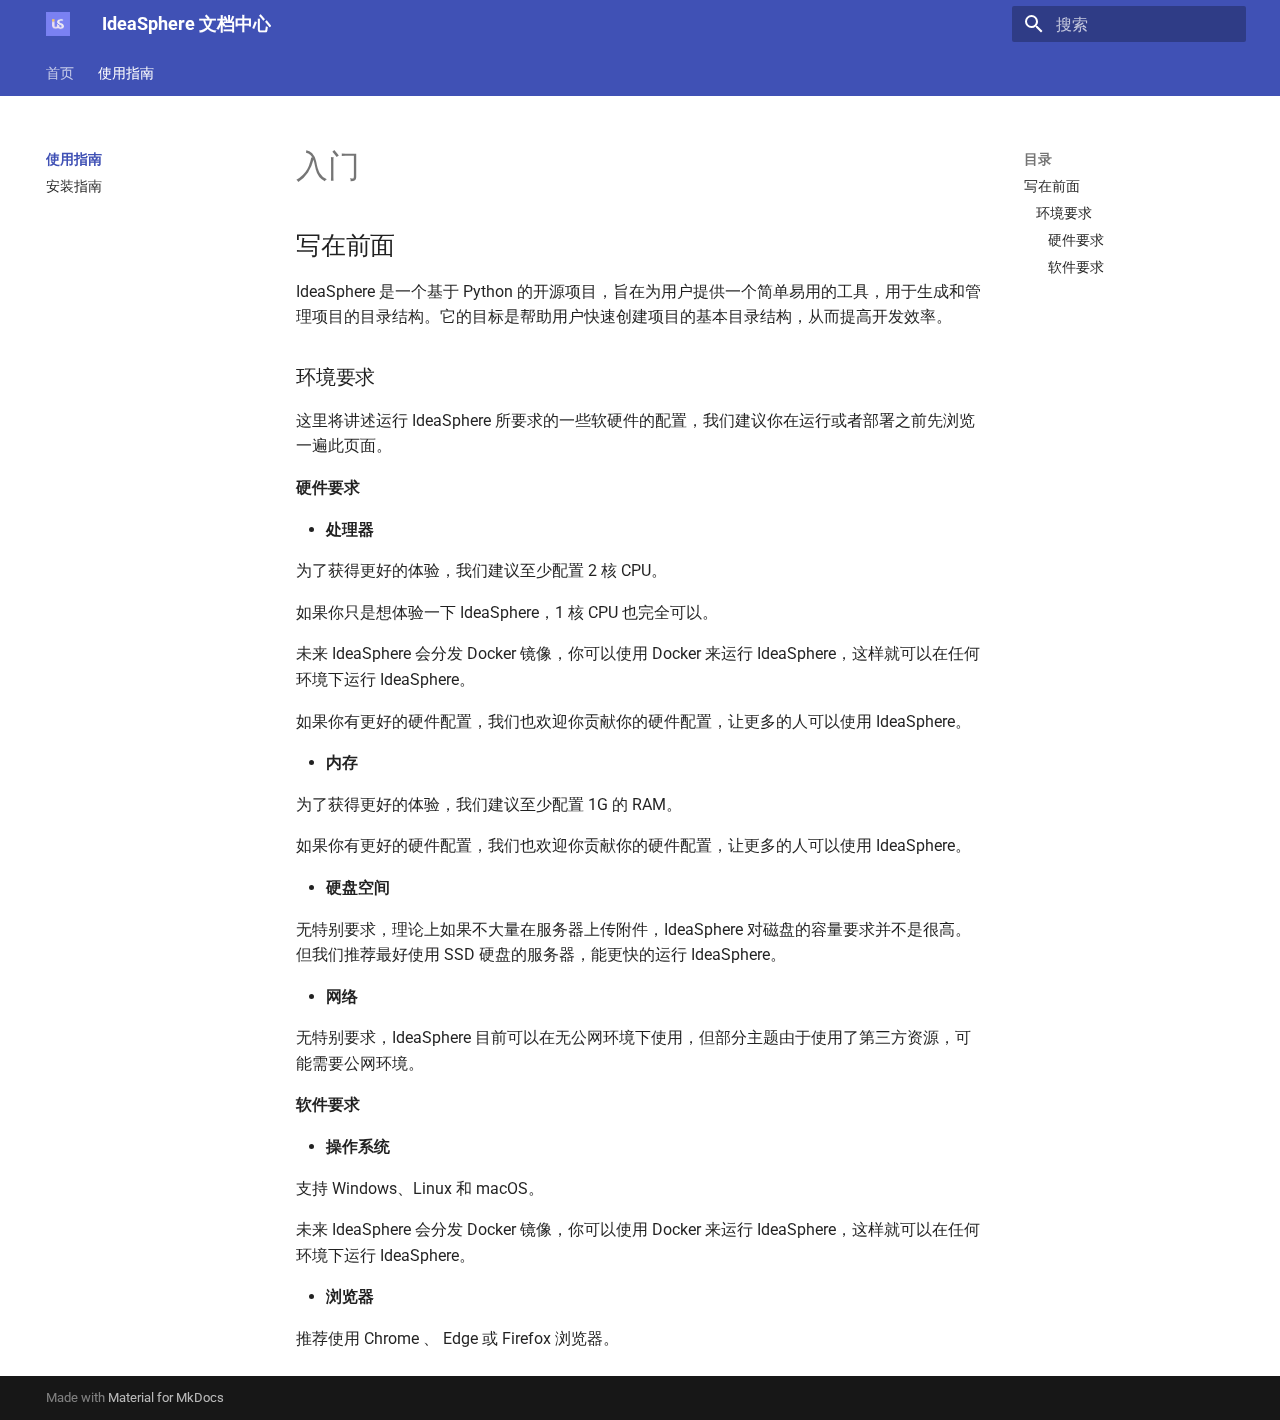
<file: user/index.html>
<!doctype html>
<html lang="zh" class="no-js">
  <head>
    
      <meta charset="utf-8">
      <meta name="viewport" content="width=device-width,initial-scale=1">
      
      
      
        <link rel="canonical" href="https://docs.ideasphere.org/user/">
      
      
        <link rel="prev" href="../Home_en/">
      
      
        <link rel="next" href="Install/">
      
      
      <link rel="icon" href="/assets/favicon.ico">
      <meta name="generator" content="mkdocs-1.6.1, mkdocs-material-9.6.14">
    
    
      
        <title>入门 - IdeaSphere 文档中心</title>
      
    
    
      <link rel="stylesheet" href="../assets/stylesheets/main.342714a4.min.css">
      
      


    
    
      
    
    
      
        
        
        <link rel="preconnect" href="https://fonts.gstatic.com" crossorigin>
        <link rel="stylesheet" href="https://fonts.googleapis.com/css?family=Roboto:300,300i,400,400i,700,700i%7CRoboto+Mono:400,400i,700,700i&display=fallback">
        <style>:root{--md-text-font:"Roboto";--md-code-font:"Roboto Mono"}</style>
      
    
    
    <script>__md_scope=new URL("..",location),__md_hash=e=>[...e].reduce(((e,_)=>(e<<5)-e+_.charCodeAt(0)),0),__md_get=(e,_=localStorage,t=__md_scope)=>JSON.parse(_.getItem(t.pathname+"."+e)),__md_set=(e,_,t=localStorage,a=__md_scope)=>{try{t.setItem(a.pathname+"."+e,JSON.stringify(_))}catch(e){}}</script>
    
      

    
    
    
  </head>
  
  
    <body dir="ltr">
  
    
    <input class="md-toggle" data-md-toggle="drawer" type="checkbox" id="__drawer" autocomplete="off">
    <input class="md-toggle" data-md-toggle="search" type="checkbox" id="__search" autocomplete="off">
    <label class="md-overlay" for="__drawer"></label>
    <div data-md-component="skip">
      
        
        <a href="#_1" class="md-skip">
          跳转至
        </a>
      
    </div>
    <div data-md-component="announce">
      
    </div>
    
    
      

<header class="md-header" data-md-component="header">
  <nav class="md-header__inner md-grid" aria-label="页眉">
    <a href="https://ideasphere.org" title="IdeaSphere 文档中心" class="md-header__button md-logo" aria-label="IdeaSphere 文档中心" data-md-component="logo">
      
  <img src="/assets/logo.png" alt="logo">

    </a>
    <label class="md-header__button md-icon" for="__drawer">
      
      <svg xmlns="http://www.w3.org/2000/svg" viewBox="0 0 24 24"><path d="M3 6h18v2H3zm0 5h18v2H3zm0 5h18v2H3z"/></svg>
    </label>
    <div class="md-header__title" data-md-component="header-title">
      <div class="md-header__ellipsis">
        <div class="md-header__topic">
          <span class="md-ellipsis">
            IdeaSphere 文档中心
          </span>
        </div>
        <div class="md-header__topic" data-md-component="header-topic">
          <span class="md-ellipsis">
            
              入门
            
          </span>
        </div>
      </div>
    </div>
    
    
      <script>var palette=__md_get("__palette");if(palette&&palette.color){if("(prefers-color-scheme)"===palette.color.media){var media=matchMedia("(prefers-color-scheme: light)"),input=document.querySelector(media.matches?"[data-md-color-media='(prefers-color-scheme: light)']":"[data-md-color-media='(prefers-color-scheme: dark)']");palette.color.media=input.getAttribute("data-md-color-media"),palette.color.scheme=input.getAttribute("data-md-color-scheme"),palette.color.primary=input.getAttribute("data-md-color-primary"),palette.color.accent=input.getAttribute("data-md-color-accent")}for(var[key,value]of Object.entries(palette.color))document.body.setAttribute("data-md-color-"+key,value)}</script>
    
    
    
      
      
        <label class="md-header__button md-icon" for="__search">
          
          <svg xmlns="http://www.w3.org/2000/svg" viewBox="0 0 24 24"><path d="M9.5 3A6.5 6.5 0 0 1 16 9.5c0 1.61-.59 3.09-1.56 4.23l.27.27h.79l5 5-1.5 1.5-5-5v-.79l-.27-.27A6.52 6.52 0 0 1 9.5 16 6.5 6.5 0 0 1 3 9.5 6.5 6.5 0 0 1 9.5 3m0 2C7 5 5 7 5 9.5S7 14 9.5 14 14 12 14 9.5 12 5 9.5 5"/></svg>
        </label>
        <div class="md-search" data-md-component="search" role="dialog">
  <label class="md-search__overlay" for="__search"></label>
  <div class="md-search__inner" role="search">
    <form class="md-search__form" name="search">
      <input type="text" class="md-search__input" name="query" aria-label="搜索" placeholder="搜索" autocapitalize="off" autocorrect="off" autocomplete="off" spellcheck="false" data-md-component="search-query" required>
      <label class="md-search__icon md-icon" for="__search">
        
        <svg xmlns="http://www.w3.org/2000/svg" viewBox="0 0 24 24"><path d="M9.5 3A6.5 6.5 0 0 1 16 9.5c0 1.61-.59 3.09-1.56 4.23l.27.27h.79l5 5-1.5 1.5-5-5v-.79l-.27-.27A6.52 6.52 0 0 1 9.5 16 6.5 6.5 0 0 1 3 9.5 6.5 6.5 0 0 1 9.5 3m0 2C7 5 5 7 5 9.5S7 14 9.5 14 14 12 14 9.5 12 5 9.5 5"/></svg>
        
        <svg xmlns="http://www.w3.org/2000/svg" viewBox="0 0 24 24"><path d="M20 11v2H8l5.5 5.5-1.42 1.42L4.16 12l7.92-7.92L13.5 5.5 8 11z"/></svg>
      </label>
      <nav class="md-search__options" aria-label="查找">
        
        <button type="reset" class="md-search__icon md-icon" title="清空当前内容" aria-label="清空当前内容" tabindex="-1">
          
          <svg xmlns="http://www.w3.org/2000/svg" viewBox="0 0 24 24"><path d="M19 6.41 17.59 5 12 10.59 6.41 5 5 6.41 10.59 12 5 17.59 6.41 19 12 13.41 17.59 19 19 17.59 13.41 12z"/></svg>
        </button>
      </nav>
      
    </form>
    <div class="md-search__output">
      <div class="md-search__scrollwrap" tabindex="0" data-md-scrollfix>
        <div class="md-search-result" data-md-component="search-result">
          <div class="md-search-result__meta">
            正在初始化搜索引擎
          </div>
          <ol class="md-search-result__list" role="presentation"></ol>
        </div>
      </div>
    </div>
  </div>
</div>
      
    
    
  </nav>
  
</header>
    
    <div class="md-container" data-md-component="container">
      
      
        
          
            
<nav class="md-tabs" aria-label="标签" data-md-component="tabs">
  <div class="md-grid">
    <ul class="md-tabs__list">
      
        
  
  
  
  
    
    
      <li class="md-tabs__item">
        <a href=".." class="md-tabs__link">
          
  
  
    
  
  首页

        </a>
      </li>
    
  

      
        
  
  
  
    
  
  
    
    
      <li class="md-tabs__item md-tabs__item--active">
        <a href="./" class="md-tabs__link">
          
  
  
    
  
  使用指南

        </a>
      </li>
    
  

      
    </ul>
  </div>
</nav>
          
        
      
      <main class="md-main" data-md-component="main">
        <div class="md-main__inner md-grid">
          
            
              
              <div class="md-sidebar md-sidebar--primary" data-md-component="sidebar" data-md-type="navigation" >
                <div class="md-sidebar__scrollwrap">
                  <div class="md-sidebar__inner">
                    


  


<nav class="md-nav md-nav--primary md-nav--lifted" aria-label="导航栏" data-md-level="0">
  <label class="md-nav__title" for="__drawer">
    <a href="https://ideasphere.org" title="IdeaSphere 文档中心" class="md-nav__button md-logo" aria-label="IdeaSphere 文档中心" data-md-component="logo">
      
  <img src="/assets/logo.png" alt="logo">

    </a>
    IdeaSphere 文档中心
  </label>
  
  <ul class="md-nav__list" data-md-scrollfix>
    
      
      
  
  
  
  
    
    
      
        
          
        
      
        
      
    
    
    
      
      
    
    
    <li class="md-nav__item md-nav__item--nested">
      
        
        
          
        
        <input class="md-nav__toggle md-toggle md-toggle--indeterminate" type="checkbox" id="__nav_1" >
        
          
          <div class="md-nav__link md-nav__container">
            <a href=".." class="md-nav__link ">
              
  
  
  <span class="md-ellipsis">
    首页
    
  </span>
  

            </a>
            
              
              <label class="md-nav__link " for="__nav_1" id="__nav_1_label" tabindex="0">
                <span class="md-nav__icon md-icon"></span>
              </label>
            
          </div>
        
        <nav class="md-nav" data-md-level="1" aria-labelledby="__nav_1_label" aria-expanded="false">
          <label class="md-nav__title" for="__nav_1">
            <span class="md-nav__icon md-icon"></span>
            首页
          </label>
          <ul class="md-nav__list" data-md-scrollfix>
            
              
            
              
                
  
  
  
  
    <li class="md-nav__item">
      <a href="../Home_en/" class="md-nav__link">
        
  
  
  <span class="md-ellipsis">
    英文（en_us）
    
  </span>
  

      </a>
    </li>
  

              
            
          </ul>
        </nav>
      
    </li>
  

    
      
      
  
  
    
  
  
  
    
    
      
        
          
        
      
        
      
    
    
    
      
        
        
      
      
    
    
    <li class="md-nav__item md-nav__item--active md-nav__item--section md-nav__item--nested">
      
        
        
        <input class="md-nav__toggle md-toggle " type="checkbox" id="__nav_2" checked>
        
          
          <div class="md-nav__link md-nav__container">
            <a href="./" class="md-nav__link md-nav__link--active">
              
  
  
  <span class="md-ellipsis">
    使用指南
    
  </span>
  

            </a>
            
              
              <label class="md-nav__link md-nav__link--active" for="__nav_2" id="__nav_2_label" tabindex="">
                <span class="md-nav__icon md-icon"></span>
              </label>
            
          </div>
        
        <nav class="md-nav" data-md-level="1" aria-labelledby="__nav_2_label" aria-expanded="true">
          <label class="md-nav__title" for="__nav_2">
            <span class="md-nav__icon md-icon"></span>
            使用指南
          </label>
          <ul class="md-nav__list" data-md-scrollfix>
            
              
            
              
                
  
  
  
  
    <li class="md-nav__item">
      <a href="Install/" class="md-nav__link">
        
  
  
  <span class="md-ellipsis">
    安装指南
    
  </span>
  

      </a>
    </li>
  

              
            
          </ul>
        </nav>
      
    </li>
  

    
  </ul>
</nav>
                  </div>
                </div>
              </div>
            
            
              
              <div class="md-sidebar md-sidebar--secondary" data-md-component="sidebar" data-md-type="toc" >
                <div class="md-sidebar__scrollwrap">
                  <div class="md-sidebar__inner">
                    

<nav class="md-nav md-nav--secondary" aria-label="目录">
  
  
  
    
  
  
    <label class="md-nav__title" for="__toc">
      <span class="md-nav__icon md-icon"></span>
      目录
    </label>
    <ul class="md-nav__list" data-md-component="toc" data-md-scrollfix>
      
        <li class="md-nav__item">
  <a href="#_2" class="md-nav__link">
    <span class="md-ellipsis">
      写在前面
    </span>
  </a>
  
    <nav class="md-nav" aria-label="写在前面">
      <ul class="md-nav__list">
        
          <li class="md-nav__item">
  <a href="#_3" class="md-nav__link">
    <span class="md-ellipsis">
      环境要求
    </span>
  </a>
  
    <nav class="md-nav" aria-label="环境要求">
      <ul class="md-nav__list">
        
          <li class="md-nav__item">
  <a href="#_4" class="md-nav__link">
    <span class="md-ellipsis">
      硬件要求
    </span>
  </a>
  
</li>
        
          <li class="md-nav__item">
  <a href="#_5" class="md-nav__link">
    <span class="md-ellipsis">
      软件要求
    </span>
  </a>
  
</li>
        
      </ul>
    </nav>
  
</li>
        
      </ul>
    </nav>
  
</li>
      
    </ul>
  
</nav>
                  </div>
                </div>
              </div>
            
          
          
            <div class="md-content" data-md-component="content">
              <article class="md-content__inner md-typeset">
                
                  



<h1 id="_1">入门</h1>
<h2 id="_2">写在前面</h2>
<p>IdeaSphere 是一个基于 Python 的开源项目，旨在为用户提供一个简单易用的工具，用于生成和管理项目的目录结构。它的目标是帮助用户快速创建项目的基本目录结构，从而提高开发效率。</p>
<h3 id="_3">环境要求</h3>
<p>这里将讲述运行 IdeaSphere 所要求的一些软硬件的配置，我们建议你在运行或者部署之前先浏览一遍此页面。</p>
<h4 id="_4">硬件要求</h4>
<ul>
<li><strong>处理器</strong></li>
</ul>
<p>为了获得更好的体验，我们建议至少配置 2 核 CPU。</p>
<p>如果你只是想体验一下 IdeaSphere，1 核 CPU 也完全可以。</p>
<p>未来 IdeaSphere 会分发 Docker 镜像，你可以使用 Docker 来运行 IdeaSphere，这样就可以在任何环境下运行 IdeaSphere。</p>
<p>如果你有更好的硬件配置，我们也欢迎你贡献你的硬件配置，让更多的人可以使用 IdeaSphere。</p>
<ul>
<li><strong>内存</strong></li>
</ul>
<p>为了获得更好的体验，我们建议至少配置 1G 的 RAM。</p>
<p>如果你有更好的硬件配置，我们也欢迎你贡献你的硬件配置，让更多的人可以使用 IdeaSphere。</p>
<ul>
<li><strong>硬盘空间</strong></li>
</ul>
<p>无特别要求，理论上如果不大量在服务器上传附件，IdeaSphere 对磁盘的容量要求并不是很高。但我们推荐最好使用 SSD 硬盘的服务器，能更快的运行 IdeaSphere。</p>
<ul>
<li><strong>网络</strong></li>
</ul>
<p>无特别要求，IdeaSphere 目前可以在无公网环境下使用，但部分主题由于使用了第三方资源，可能需要公网环境。</p>
<h4 id="_5">软件要求</h4>
<ul>
<li><strong>操作系统</strong></li>
</ul>
<p>支持 Windows、Linux 和 macOS。</p>
<p>未来 IdeaSphere 会分发 Docker 镜像，你可以使用 Docker 来运行 IdeaSphere，这样就可以在任何环境下运行 IdeaSphere。</p>
<ul>
<li><strong>浏览器</strong></li>
</ul>
<p>推荐使用 Chrome 、 Edge 或 Firefox 浏览器。</p>












                
              </article>
            </div>
          
          
<script>var target=document.getElementById(location.hash.slice(1));target&&target.name&&(target.checked=target.name.startsWith("__tabbed_"))</script>
        </div>
        
      </main>
      
        <footer class="md-footer">
  
  <div class="md-footer-meta md-typeset">
    <div class="md-footer-meta__inner md-grid">
      <div class="md-copyright">
  
  
    Made with
    <a href="https://squidfunk.github.io/mkdocs-material/" target="_blank" rel="noopener">
      Material for MkDocs
    </a>
  
</div>
      
    </div>
  </div>
</footer>
      
    </div>
    <div class="md-dialog" data-md-component="dialog">
      <div class="md-dialog__inner md-typeset"></div>
    </div>
    
    
    
      
      <script id="__config" type="application/json">{"base": "..", "features": ["navigation.expand", "navigation.tabs", "navigation.indexes"], "search": "../assets/javascripts/workers/search.d50fe291.min.js", "tags": null, "translations": {"clipboard.copied": "\u5df2\u590d\u5236", "clipboard.copy": "\u590d\u5236", "search.result.more.one": "\u5728\u8be5\u9875\u4e0a\u8fd8\u6709 1 \u4e2a\u7b26\u5408\u6761\u4ef6\u7684\u7ed3\u679c", "search.result.more.other": "\u5728\u8be5\u9875\u4e0a\u8fd8\u6709 # \u4e2a\u7b26\u5408\u6761\u4ef6\u7684\u7ed3\u679c", "search.result.none": "\u6ca1\u6709\u627e\u5230\u7b26\u5408\u6761\u4ef6\u7684\u7ed3\u679c", "search.result.one": "\u627e\u5230 1 \u4e2a\u7b26\u5408\u6761\u4ef6\u7684\u7ed3\u679c", "search.result.other": "# \u4e2a\u7b26\u5408\u6761\u4ef6\u7684\u7ed3\u679c", "search.result.placeholder": "\u952e\u5165\u4ee5\u5f00\u59cb\u641c\u7d22", "search.result.term.missing": "\u7f3a\u5c11", "select.version": "\u9009\u62e9\u5f53\u524d\u7248\u672c"}, "version": null}</script>
    
    
      <script src="../assets/javascripts/bundle.13a4f30d.min.js"></script>
      
    
  </body>
</html>
</file>
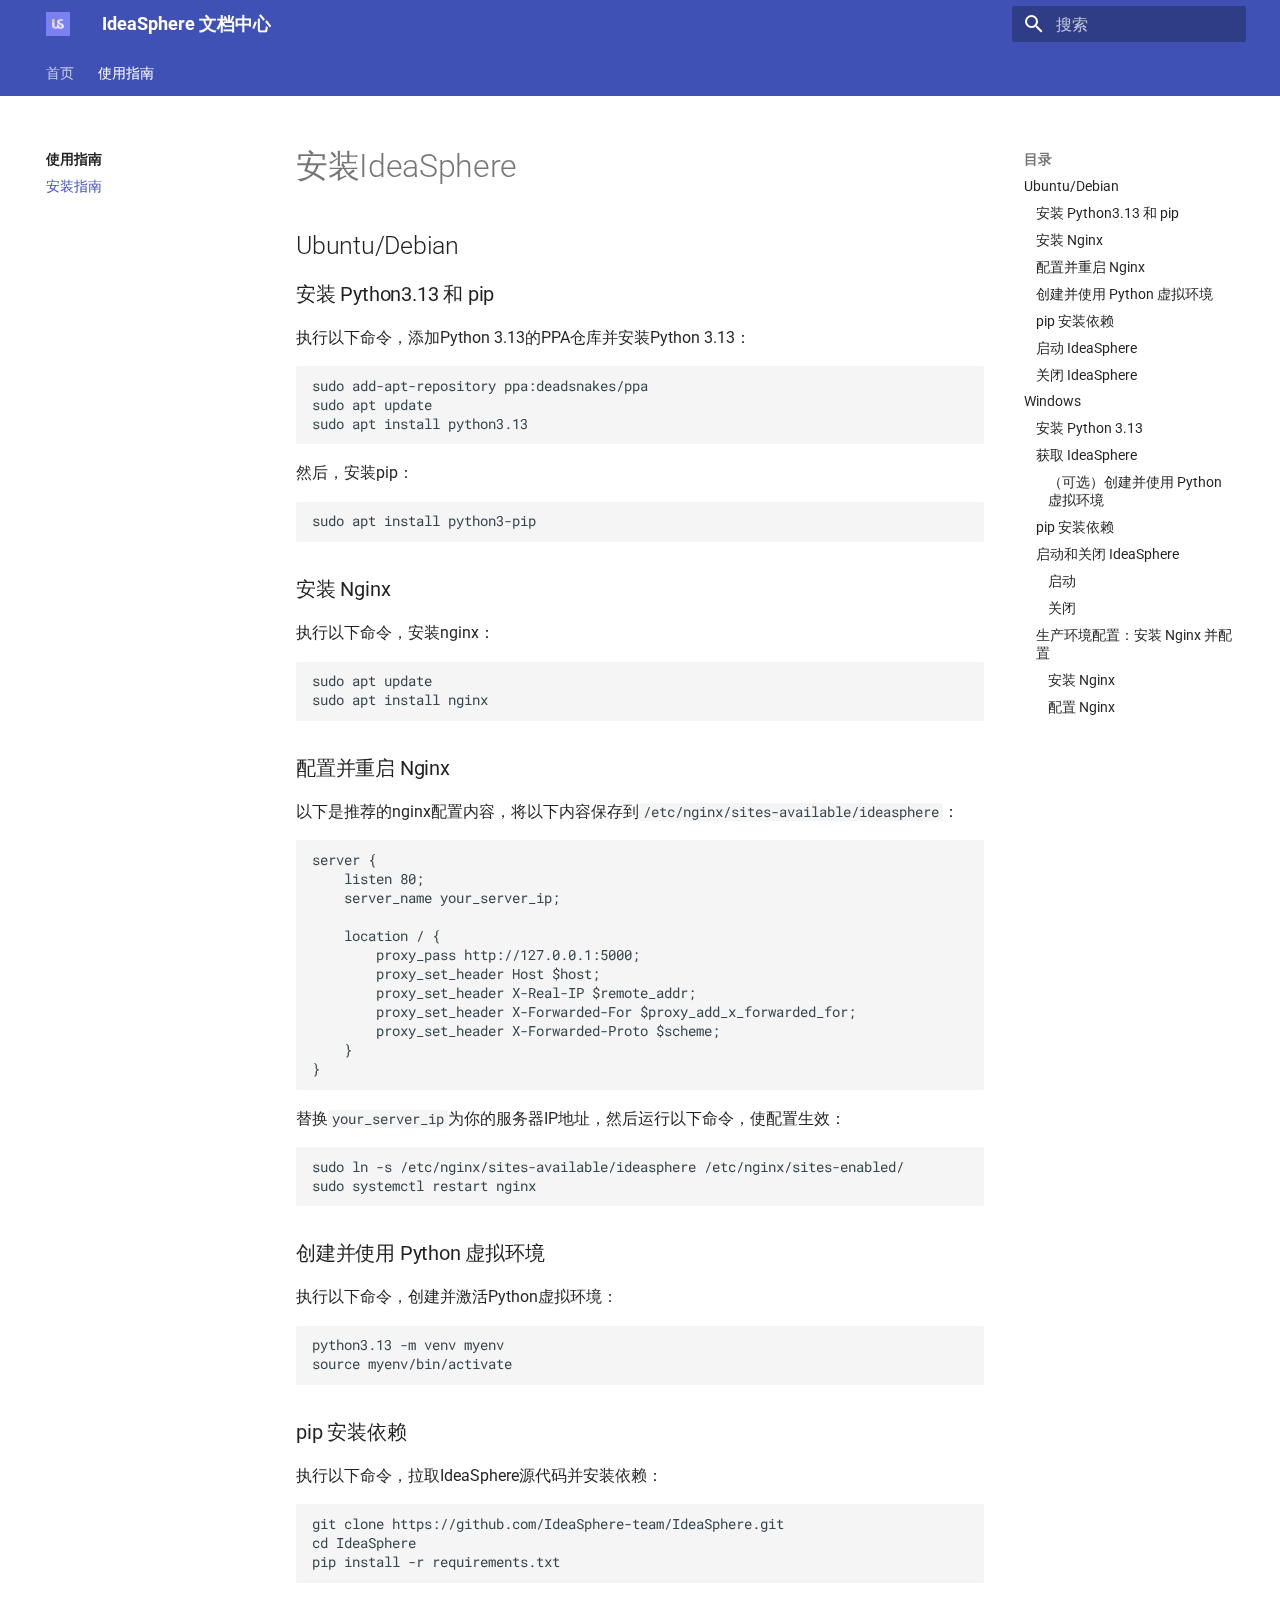
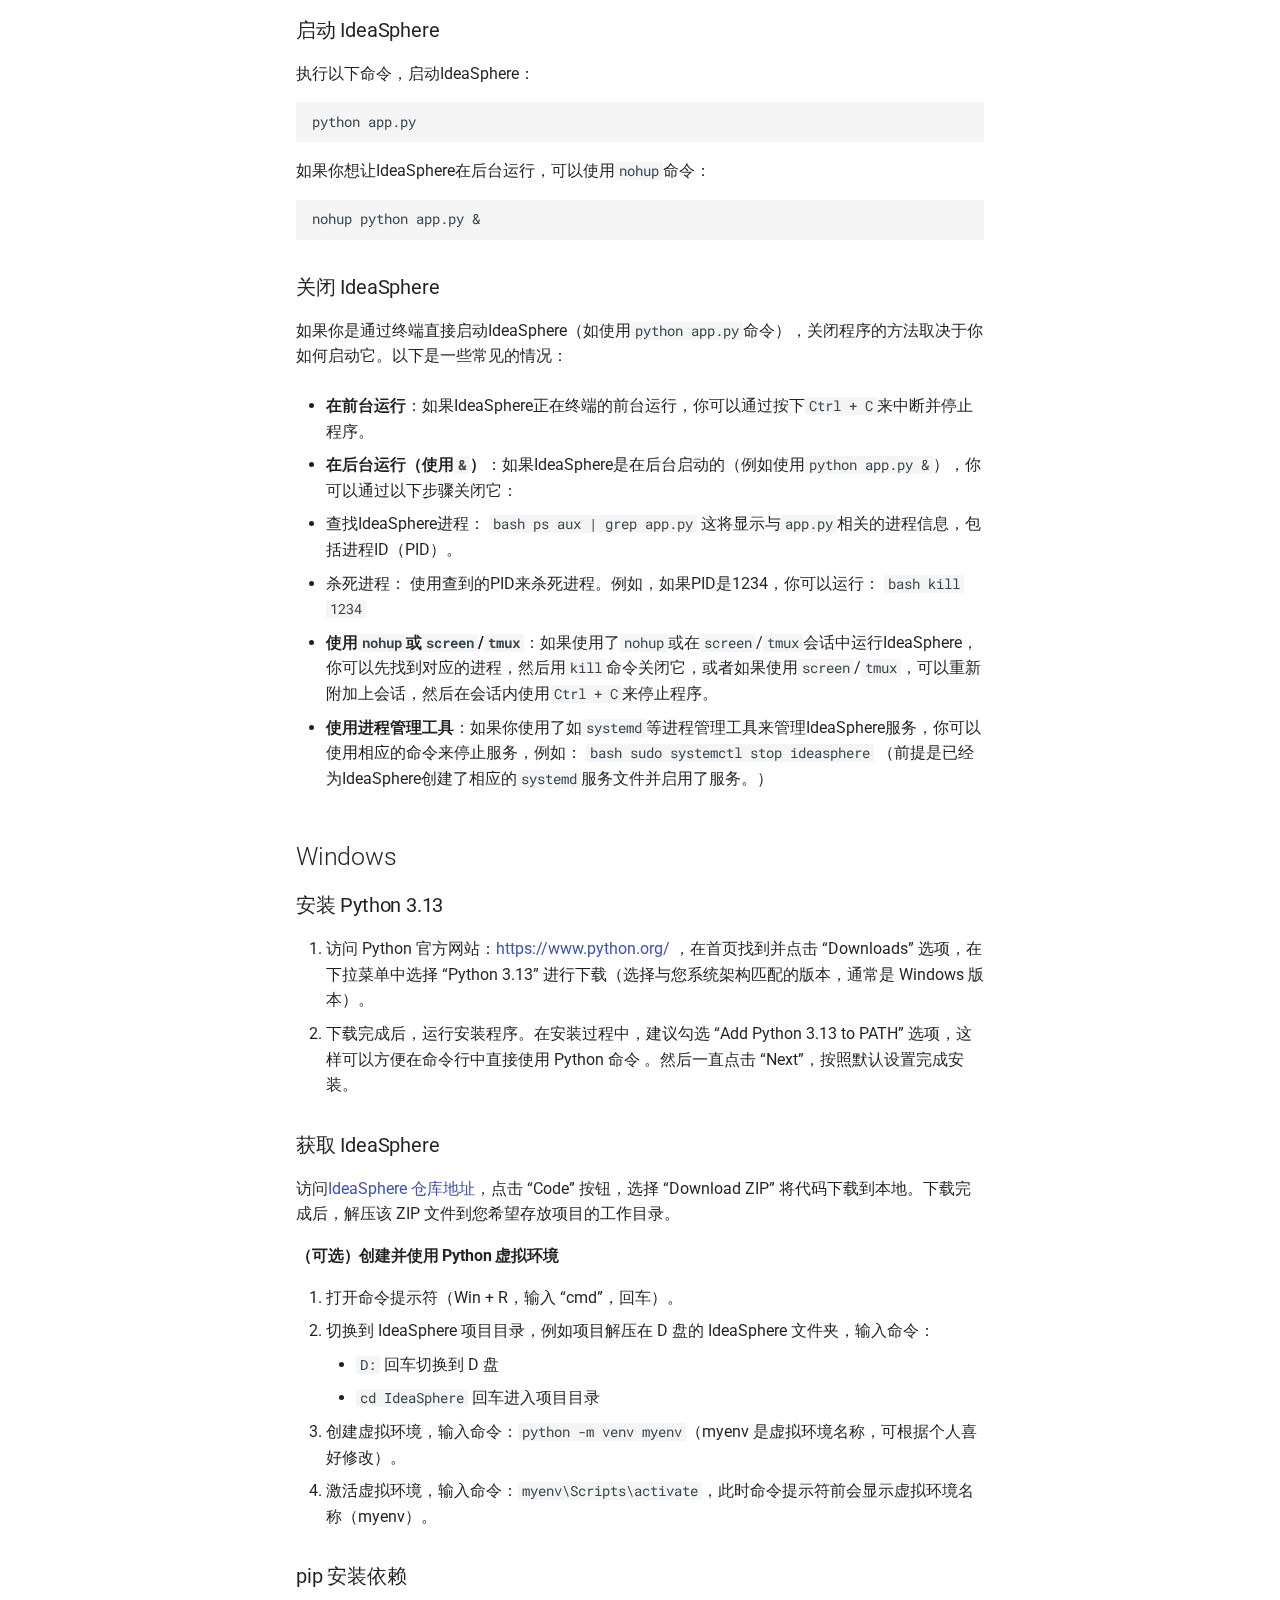
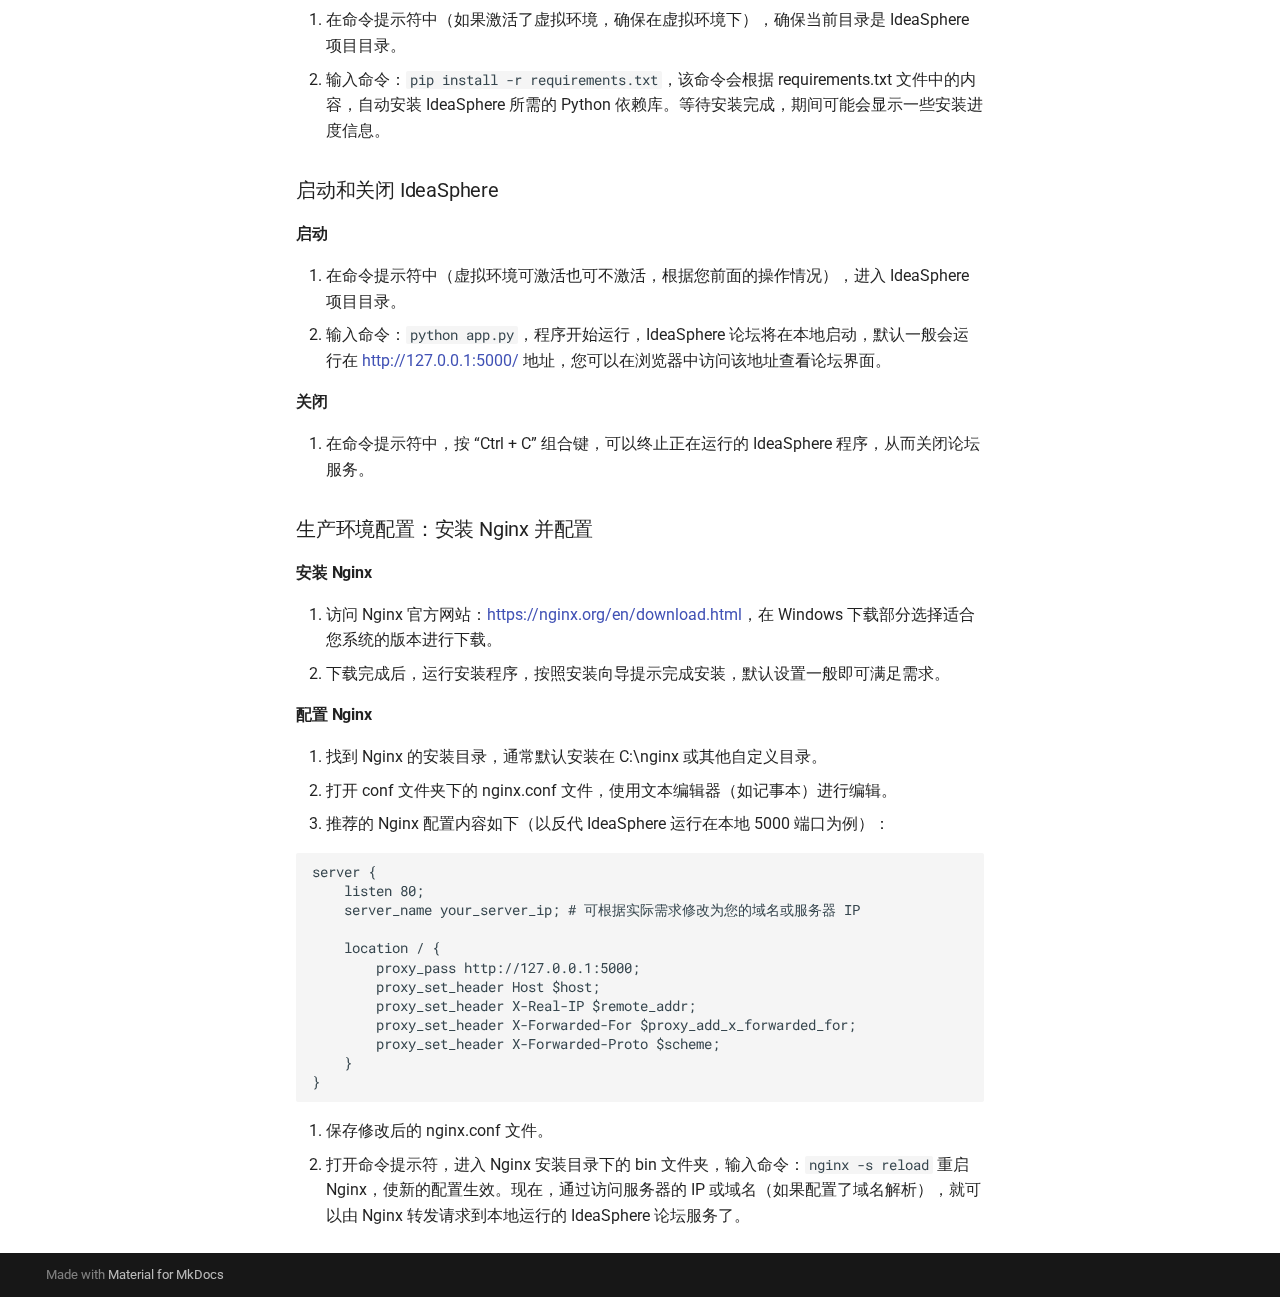
<file: user/Install/index.html>
<!doctype html>
<html lang="zh" class="no-js">
  <head>
    
      <meta charset="utf-8">
      <meta name="viewport" content="width=device-width,initial-scale=1">
      
      
      
        <link rel="canonical" href="https://docs.ideasphere.org/user/Install/">
      
      
        <link rel="prev" href="../">
      
      
      
      <link rel="icon" href="/assets/favicon.ico">
      <meta name="generator" content="mkdocs-1.6.1, mkdocs-material-9.6.14">
    
    
      
        <title>安装指南 - IdeaSphere 文档中心</title>
      
    
    
      <link rel="stylesheet" href="../../assets/stylesheets/main.342714a4.min.css">
      
      


    
    
      
    
    
      
        
        
        <link rel="preconnect" href="https://fonts.gstatic.com" crossorigin>
        <link rel="stylesheet" href="https://fonts.googleapis.com/css?family=Roboto:300,300i,400,400i,700,700i%7CRoboto+Mono:400,400i,700,700i&display=fallback">
        <style>:root{--md-text-font:"Roboto";--md-code-font:"Roboto Mono"}</style>
      
    
    
    <script>__md_scope=new URL("../..",location),__md_hash=e=>[...e].reduce(((e,_)=>(e<<5)-e+_.charCodeAt(0)),0),__md_get=(e,_=localStorage,t=__md_scope)=>JSON.parse(_.getItem(t.pathname+"."+e)),__md_set=(e,_,t=localStorage,a=__md_scope)=>{try{t.setItem(a.pathname+"."+e,JSON.stringify(_))}catch(e){}}</script>
    
      

    
    
    
  </head>
  
  
    <body dir="ltr">
  
    
    <input class="md-toggle" data-md-toggle="drawer" type="checkbox" id="__drawer" autocomplete="off">
    <input class="md-toggle" data-md-toggle="search" type="checkbox" id="__search" autocomplete="off">
    <label class="md-overlay" for="__drawer"></label>
    <div data-md-component="skip">
      
        
        <a href="#ideasphere" class="md-skip">
          跳转至
        </a>
      
    </div>
    <div data-md-component="announce">
      
    </div>
    
    
      

<header class="md-header" data-md-component="header">
  <nav class="md-header__inner md-grid" aria-label="页眉">
    <a href="https://ideasphere.org" title="IdeaSphere 文档中心" class="md-header__button md-logo" aria-label="IdeaSphere 文档中心" data-md-component="logo">
      
  <img src="/assets/logo.png" alt="logo">

    </a>
    <label class="md-header__button md-icon" for="__drawer">
      
      <svg xmlns="http://www.w3.org/2000/svg" viewBox="0 0 24 24"><path d="M3 6h18v2H3zm0 5h18v2H3zm0 5h18v2H3z"/></svg>
    </label>
    <div class="md-header__title" data-md-component="header-title">
      <div class="md-header__ellipsis">
        <div class="md-header__topic">
          <span class="md-ellipsis">
            IdeaSphere 文档中心
          </span>
        </div>
        <div class="md-header__topic" data-md-component="header-topic">
          <span class="md-ellipsis">
            
              安装指南
            
          </span>
        </div>
      </div>
    </div>
    
    
      <script>var palette=__md_get("__palette");if(palette&&palette.color){if("(prefers-color-scheme)"===palette.color.media){var media=matchMedia("(prefers-color-scheme: light)"),input=document.querySelector(media.matches?"[data-md-color-media='(prefers-color-scheme: light)']":"[data-md-color-media='(prefers-color-scheme: dark)']");palette.color.media=input.getAttribute("data-md-color-media"),palette.color.scheme=input.getAttribute("data-md-color-scheme"),palette.color.primary=input.getAttribute("data-md-color-primary"),palette.color.accent=input.getAttribute("data-md-color-accent")}for(var[key,value]of Object.entries(palette.color))document.body.setAttribute("data-md-color-"+key,value)}</script>
    
    
    
      
      
        <label class="md-header__button md-icon" for="__search">
          
          <svg xmlns="http://www.w3.org/2000/svg" viewBox="0 0 24 24"><path d="M9.5 3A6.5 6.5 0 0 1 16 9.5c0 1.61-.59 3.09-1.56 4.23l.27.27h.79l5 5-1.5 1.5-5-5v-.79l-.27-.27A6.52 6.52 0 0 1 9.5 16 6.5 6.5 0 0 1 3 9.5 6.5 6.5 0 0 1 9.5 3m0 2C7 5 5 7 5 9.5S7 14 9.5 14 14 12 14 9.5 12 5 9.5 5"/></svg>
        </label>
        <div class="md-search" data-md-component="search" role="dialog">
  <label class="md-search__overlay" for="__search"></label>
  <div class="md-search__inner" role="search">
    <form class="md-search__form" name="search">
      <input type="text" class="md-search__input" name="query" aria-label="搜索" placeholder="搜索" autocapitalize="off" autocorrect="off" autocomplete="off" spellcheck="false" data-md-component="search-query" required>
      <label class="md-search__icon md-icon" for="__search">
        
        <svg xmlns="http://www.w3.org/2000/svg" viewBox="0 0 24 24"><path d="M9.5 3A6.5 6.5 0 0 1 16 9.5c0 1.61-.59 3.09-1.56 4.23l.27.27h.79l5 5-1.5 1.5-5-5v-.79l-.27-.27A6.52 6.52 0 0 1 9.5 16 6.5 6.5 0 0 1 3 9.5 6.5 6.5 0 0 1 9.5 3m0 2C7 5 5 7 5 9.5S7 14 9.5 14 14 12 14 9.5 12 5 9.5 5"/></svg>
        
        <svg xmlns="http://www.w3.org/2000/svg" viewBox="0 0 24 24"><path d="M20 11v2H8l5.5 5.5-1.42 1.42L4.16 12l7.92-7.92L13.5 5.5 8 11z"/></svg>
      </label>
      <nav class="md-search__options" aria-label="查找">
        
        <button type="reset" class="md-search__icon md-icon" title="清空当前内容" aria-label="清空当前内容" tabindex="-1">
          
          <svg xmlns="http://www.w3.org/2000/svg" viewBox="0 0 24 24"><path d="M19 6.41 17.59 5 12 10.59 6.41 5 5 6.41 10.59 12 5 17.59 6.41 19 12 13.41 17.59 19 19 17.59 13.41 12z"/></svg>
        </button>
      </nav>
      
    </form>
    <div class="md-search__output">
      <div class="md-search__scrollwrap" tabindex="0" data-md-scrollfix>
        <div class="md-search-result" data-md-component="search-result">
          <div class="md-search-result__meta">
            正在初始化搜索引擎
          </div>
          <ol class="md-search-result__list" role="presentation"></ol>
        </div>
      </div>
    </div>
  </div>
</div>
      
    
    
  </nav>
  
</header>
    
    <div class="md-container" data-md-component="container">
      
      
        
          
            
<nav class="md-tabs" aria-label="标签" data-md-component="tabs">
  <div class="md-grid">
    <ul class="md-tabs__list">
      
        
  
  
  
  
    
    
      <li class="md-tabs__item">
        <a href="../.." class="md-tabs__link">
          
  
  
    
  
  首页

        </a>
      </li>
    
  

      
        
  
  
  
    
  
  
    
    
      <li class="md-tabs__item md-tabs__item--active">
        <a href="../" class="md-tabs__link">
          
  
  
    
  
  使用指南

        </a>
      </li>
    
  

      
    </ul>
  </div>
</nav>
          
        
      
      <main class="md-main" data-md-component="main">
        <div class="md-main__inner md-grid">
          
            
              
              <div class="md-sidebar md-sidebar--primary" data-md-component="sidebar" data-md-type="navigation" >
                <div class="md-sidebar__scrollwrap">
                  <div class="md-sidebar__inner">
                    


  


<nav class="md-nav md-nav--primary md-nav--lifted" aria-label="导航栏" data-md-level="0">
  <label class="md-nav__title" for="__drawer">
    <a href="https://ideasphere.org" title="IdeaSphere 文档中心" class="md-nav__button md-logo" aria-label="IdeaSphere 文档中心" data-md-component="logo">
      
  <img src="/assets/logo.png" alt="logo">

    </a>
    IdeaSphere 文档中心
  </label>
  
  <ul class="md-nav__list" data-md-scrollfix>
    
      
      
  
  
  
  
    
    
      
        
          
        
      
        
      
    
    
    
      
      
    
    
    <li class="md-nav__item md-nav__item--nested">
      
        
        
          
        
        <input class="md-nav__toggle md-toggle md-toggle--indeterminate" type="checkbox" id="__nav_1" >
        
          
          <div class="md-nav__link md-nav__container">
            <a href="../.." class="md-nav__link ">
              
  
  
  <span class="md-ellipsis">
    首页
    
  </span>
  

            </a>
            
              
              <label class="md-nav__link " for="__nav_1" id="__nav_1_label" tabindex="0">
                <span class="md-nav__icon md-icon"></span>
              </label>
            
          </div>
        
        <nav class="md-nav" data-md-level="1" aria-labelledby="__nav_1_label" aria-expanded="false">
          <label class="md-nav__title" for="__nav_1">
            <span class="md-nav__icon md-icon"></span>
            首页
          </label>
          <ul class="md-nav__list" data-md-scrollfix>
            
              
            
              
                
  
  
  
  
    <li class="md-nav__item">
      <a href="../../Home_en/" class="md-nav__link">
        
  
  
  <span class="md-ellipsis">
    英文（en_us）
    
  </span>
  

      </a>
    </li>
  

              
            
          </ul>
        </nav>
      
    </li>
  

    
      
      
  
  
    
  
  
  
    
    
      
        
          
        
      
        
      
    
    
    
      
        
        
      
      
    
    
    <li class="md-nav__item md-nav__item--active md-nav__item--section md-nav__item--nested">
      
        
        
        <input class="md-nav__toggle md-toggle " type="checkbox" id="__nav_2" checked>
        
          
          <div class="md-nav__link md-nav__container">
            <a href="../" class="md-nav__link ">
              
  
  
  <span class="md-ellipsis">
    使用指南
    
  </span>
  

            </a>
            
              
              <label class="md-nav__link " for="__nav_2" id="__nav_2_label" tabindex="">
                <span class="md-nav__icon md-icon"></span>
              </label>
            
          </div>
        
        <nav class="md-nav" data-md-level="1" aria-labelledby="__nav_2_label" aria-expanded="true">
          <label class="md-nav__title" for="__nav_2">
            <span class="md-nav__icon md-icon"></span>
            使用指南
          </label>
          <ul class="md-nav__list" data-md-scrollfix>
            
              
            
              
                
  
  
    
  
  
  
    <li class="md-nav__item md-nav__item--active">
      
      <input class="md-nav__toggle md-toggle" type="checkbox" id="__toc">
      
      
        
      
      
        <label class="md-nav__link md-nav__link--active" for="__toc">
          
  
  
  <span class="md-ellipsis">
    安装指南
    
  </span>
  

          <span class="md-nav__icon md-icon"></span>
        </label>
      
      <a href="./" class="md-nav__link md-nav__link--active">
        
  
  
  <span class="md-ellipsis">
    安装指南
    
  </span>
  

      </a>
      
        

<nav class="md-nav md-nav--secondary" aria-label="目录">
  
  
  
    
  
  
    <label class="md-nav__title" for="__toc">
      <span class="md-nav__icon md-icon"></span>
      目录
    </label>
    <ul class="md-nav__list" data-md-component="toc" data-md-scrollfix>
      
        <li class="md-nav__item">
  <a href="#ubuntudebian" class="md-nav__link">
    <span class="md-ellipsis">
      Ubuntu/Debian
    </span>
  </a>
  
    <nav class="md-nav" aria-label="Ubuntu/Debian">
      <ul class="md-nav__list">
        
          <li class="md-nav__item">
  <a href="#python313-pip" class="md-nav__link">
    <span class="md-ellipsis">
      安装 Python3.13 和 pip
    </span>
  </a>
  
</li>
        
          <li class="md-nav__item">
  <a href="#nginx" class="md-nav__link">
    <span class="md-ellipsis">
      安装 Nginx
    </span>
  </a>
  
</li>
        
          <li class="md-nav__item">
  <a href="#nginx_1" class="md-nav__link">
    <span class="md-ellipsis">
      配置并重启 Nginx
    </span>
  </a>
  
</li>
        
          <li class="md-nav__item">
  <a href="#python" class="md-nav__link">
    <span class="md-ellipsis">
      创建并使用 Python 虚拟环境
    </span>
  </a>
  
</li>
        
          <li class="md-nav__item">
  <a href="#pip" class="md-nav__link">
    <span class="md-ellipsis">
      pip 安装依赖
    </span>
  </a>
  
</li>
        
          <li class="md-nav__item">
  <a href="#ideasphere_1" class="md-nav__link">
    <span class="md-ellipsis">
      启动 IdeaSphere
    </span>
  </a>
  
</li>
        
          <li class="md-nav__item">
  <a href="#ideasphere_2" class="md-nav__link">
    <span class="md-ellipsis">
      关闭 IdeaSphere
    </span>
  </a>
  
</li>
        
      </ul>
    </nav>
  
</li>
      
        <li class="md-nav__item">
  <a href="#windows" class="md-nav__link">
    <span class="md-ellipsis">
      Windows
    </span>
  </a>
  
    <nav class="md-nav" aria-label="Windows">
      <ul class="md-nav__list">
        
          <li class="md-nav__item">
  <a href="#python-313" class="md-nav__link">
    <span class="md-ellipsis">
      安装 Python 3.13
    </span>
  </a>
  
</li>
        
          <li class="md-nav__item">
  <a href="#ideasphere_3" class="md-nav__link">
    <span class="md-ellipsis">
      获取 IdeaSphere
    </span>
  </a>
  
    <nav class="md-nav" aria-label="获取 IdeaSphere">
      <ul class="md-nav__list">
        
          <li class="md-nav__item">
  <a href="#python_1" class="md-nav__link">
    <span class="md-ellipsis">
      （可选）创建并使用 Python 虚拟环境
    </span>
  </a>
  
</li>
        
      </ul>
    </nav>
  
</li>
        
          <li class="md-nav__item">
  <a href="#pip_1" class="md-nav__link">
    <span class="md-ellipsis">
      pip 安装依赖
    </span>
  </a>
  
</li>
        
          <li class="md-nav__item">
  <a href="#ideasphere_4" class="md-nav__link">
    <span class="md-ellipsis">
      启动和关闭 IdeaSphere
    </span>
  </a>
  
    <nav class="md-nav" aria-label="启动和关闭 IdeaSphere">
      <ul class="md-nav__list">
        
          <li class="md-nav__item">
  <a href="#_1" class="md-nav__link">
    <span class="md-ellipsis">
      启动
    </span>
  </a>
  
</li>
        
          <li class="md-nav__item">
  <a href="#_2" class="md-nav__link">
    <span class="md-ellipsis">
      关闭
    </span>
  </a>
  
</li>
        
      </ul>
    </nav>
  
</li>
        
          <li class="md-nav__item">
  <a href="#nginx_2" class="md-nav__link">
    <span class="md-ellipsis">
      生产环境配置：安装 Nginx 并配置
    </span>
  </a>
  
    <nav class="md-nav" aria-label="生产环境配置：安装 Nginx 并配置">
      <ul class="md-nav__list">
        
          <li class="md-nav__item">
  <a href="#nginx_3" class="md-nav__link">
    <span class="md-ellipsis">
      安装 Nginx
    </span>
  </a>
  
</li>
        
          <li class="md-nav__item">
  <a href="#nginx_4" class="md-nav__link">
    <span class="md-ellipsis">
      配置 Nginx
    </span>
  </a>
  
</li>
        
      </ul>
    </nav>
  
</li>
        
      </ul>
    </nav>
  
</li>
      
    </ul>
  
</nav>
      
    </li>
  

              
            
          </ul>
        </nav>
      
    </li>
  

    
  </ul>
</nav>
                  </div>
                </div>
              </div>
            
            
              
              <div class="md-sidebar md-sidebar--secondary" data-md-component="sidebar" data-md-type="toc" >
                <div class="md-sidebar__scrollwrap">
                  <div class="md-sidebar__inner">
                    

<nav class="md-nav md-nav--secondary" aria-label="目录">
  
  
  
    
  
  
    <label class="md-nav__title" for="__toc">
      <span class="md-nav__icon md-icon"></span>
      目录
    </label>
    <ul class="md-nav__list" data-md-component="toc" data-md-scrollfix>
      
        <li class="md-nav__item">
  <a href="#ubuntudebian" class="md-nav__link">
    <span class="md-ellipsis">
      Ubuntu/Debian
    </span>
  </a>
  
    <nav class="md-nav" aria-label="Ubuntu/Debian">
      <ul class="md-nav__list">
        
          <li class="md-nav__item">
  <a href="#python313-pip" class="md-nav__link">
    <span class="md-ellipsis">
      安装 Python3.13 和 pip
    </span>
  </a>
  
</li>
        
          <li class="md-nav__item">
  <a href="#nginx" class="md-nav__link">
    <span class="md-ellipsis">
      安装 Nginx
    </span>
  </a>
  
</li>
        
          <li class="md-nav__item">
  <a href="#nginx_1" class="md-nav__link">
    <span class="md-ellipsis">
      配置并重启 Nginx
    </span>
  </a>
  
</li>
        
          <li class="md-nav__item">
  <a href="#python" class="md-nav__link">
    <span class="md-ellipsis">
      创建并使用 Python 虚拟环境
    </span>
  </a>
  
</li>
        
          <li class="md-nav__item">
  <a href="#pip" class="md-nav__link">
    <span class="md-ellipsis">
      pip 安装依赖
    </span>
  </a>
  
</li>
        
          <li class="md-nav__item">
  <a href="#ideasphere_1" class="md-nav__link">
    <span class="md-ellipsis">
      启动 IdeaSphere
    </span>
  </a>
  
</li>
        
          <li class="md-nav__item">
  <a href="#ideasphere_2" class="md-nav__link">
    <span class="md-ellipsis">
      关闭 IdeaSphere
    </span>
  </a>
  
</li>
        
      </ul>
    </nav>
  
</li>
      
        <li class="md-nav__item">
  <a href="#windows" class="md-nav__link">
    <span class="md-ellipsis">
      Windows
    </span>
  </a>
  
    <nav class="md-nav" aria-label="Windows">
      <ul class="md-nav__list">
        
          <li class="md-nav__item">
  <a href="#python-313" class="md-nav__link">
    <span class="md-ellipsis">
      安装 Python 3.13
    </span>
  </a>
  
</li>
        
          <li class="md-nav__item">
  <a href="#ideasphere_3" class="md-nav__link">
    <span class="md-ellipsis">
      获取 IdeaSphere
    </span>
  </a>
  
    <nav class="md-nav" aria-label="获取 IdeaSphere">
      <ul class="md-nav__list">
        
          <li class="md-nav__item">
  <a href="#python_1" class="md-nav__link">
    <span class="md-ellipsis">
      （可选）创建并使用 Python 虚拟环境
    </span>
  </a>
  
</li>
        
      </ul>
    </nav>
  
</li>
        
          <li class="md-nav__item">
  <a href="#pip_1" class="md-nav__link">
    <span class="md-ellipsis">
      pip 安装依赖
    </span>
  </a>
  
</li>
        
          <li class="md-nav__item">
  <a href="#ideasphere_4" class="md-nav__link">
    <span class="md-ellipsis">
      启动和关闭 IdeaSphere
    </span>
  </a>
  
    <nav class="md-nav" aria-label="启动和关闭 IdeaSphere">
      <ul class="md-nav__list">
        
          <li class="md-nav__item">
  <a href="#_1" class="md-nav__link">
    <span class="md-ellipsis">
      启动
    </span>
  </a>
  
</li>
        
          <li class="md-nav__item">
  <a href="#_2" class="md-nav__link">
    <span class="md-ellipsis">
      关闭
    </span>
  </a>
  
</li>
        
      </ul>
    </nav>
  
</li>
        
          <li class="md-nav__item">
  <a href="#nginx_2" class="md-nav__link">
    <span class="md-ellipsis">
      生产环境配置：安装 Nginx 并配置
    </span>
  </a>
  
    <nav class="md-nav" aria-label="生产环境配置：安装 Nginx 并配置">
      <ul class="md-nav__list">
        
          <li class="md-nav__item">
  <a href="#nginx_3" class="md-nav__link">
    <span class="md-ellipsis">
      安装 Nginx
    </span>
  </a>
  
</li>
        
          <li class="md-nav__item">
  <a href="#nginx_4" class="md-nav__link">
    <span class="md-ellipsis">
      配置 Nginx
    </span>
  </a>
  
</li>
        
      </ul>
    </nav>
  
</li>
        
      </ul>
    </nav>
  
</li>
      
    </ul>
  
</nav>
                  </div>
                </div>
              </div>
            
          
          
            <div class="md-content" data-md-component="content">
              <article class="md-content__inner md-typeset">
                
                  



<h1 id="ideasphere">安装IdeaSphere</h1>
<h2 id="ubuntudebian">Ubuntu/Debian</h2>
<h3 id="python313-pip">安装 Python3.13 和 pip</h3>
<p>执行以下命令，添加Python 3.13的PPA仓库并安装Python 3.13：</p>
<pre><code class="language-bash">sudo add-apt-repository ppa:deadsnakes/ppa
sudo apt update
sudo apt install python3.13
</code></pre>
<p>然后，安装pip：</p>
<pre><code class="language-bash">sudo apt install python3-pip
</code></pre>
<h3 id="nginx">安装 Nginx</h3>
<p>执行以下命令，安装nginx：</p>
<pre><code class="language-bash">sudo apt update
sudo apt install nginx
</code></pre>
<h3 id="nginx_1">配置并重启 Nginx</h3>
<p>以下是推荐的nginx配置内容，将以下内容保存到<code>/etc/nginx/sites-available/ideasphere</code>：</p>
<pre><code class="language-nginx">server {
    listen 80;
    server_name your_server_ip;

    location / {
        proxy_pass http://127.0.0.1:5000;
        proxy_set_header Host $host;
        proxy_set_header X-Real-IP $remote_addr;
        proxy_set_header X-Forwarded-For $proxy_add_x_forwarded_for;
        proxy_set_header X-Forwarded-Proto $scheme;
    }
}
</code></pre>
<p>替换<code>your_server_ip</code>为你的服务器IP地址，然后运行以下命令，使配置生效：</p>
<pre><code class="language-bash">sudo ln -s /etc/nginx/sites-available/ideasphere /etc/nginx/sites-enabled/
sudo systemctl restart nginx
</code></pre>
<h3 id="python">创建并使用 Python 虚拟环境</h3>
<p>执行以下命令，创建并激活Python虚拟环境：</p>
<pre><code class="language-bash">python3.13 -m venv myenv
source myenv/bin/activate
</code></pre>
<h3 id="pip">pip 安装依赖</h3>
<p>执行以下命令，拉取IdeaSphere源代码并安装依赖：</p>
<pre><code class="language-bash">git clone https://github.com/IdeaSphere-team/IdeaSphere.git
cd IdeaSphere
pip install -r requirements.txt
</code></pre>
<h3 id="ideasphere_1">启动 IdeaSphere</h3>
<p>执行以下命令，启动IdeaSphere：</p>
<pre><code class="language-bash">python app.py
</code></pre>
<p>如果你想让IdeaSphere在后台运行，可以使用<code>nohup</code>命令：</p>
<pre><code class="language-bash">nohup python app.py &amp;
</code></pre>
<h3 id="ideasphere_2">关闭 IdeaSphere</h3>
<p>如果你是通过终端直接启动IdeaSphere（如使用<code>python app.py</code>命令），关闭程序的方法取决于你如何启动它。以下是一些常见的情况：</p>
<ul>
<li>
<p><strong>在前台运行</strong>：如果IdeaSphere正在终端的前台运行，你可以通过按下<code>Ctrl + C</code>来中断并停止程序。</p>
</li>
<li>
<p><strong>在后台运行（使用<code>&amp;</code>）</strong>：如果IdeaSphere是在后台启动的（例如使用<code>python app.py &amp;</code>），你可以通过以下步骤关闭它：</p>
</li>
<li>
<p>查找IdeaSphere进程：
     <code>bash
     ps aux | grep app.py</code>
     这将显示与<code>app.py</code>相关的进程信息，包括进程ID（PID）。</p>
</li>
<li>
<p>杀死进程：
     使用查到的PID来杀死进程。例如，如果PID是1234，你可以运行：
     <code>bash
     kill 1234</code></p>
</li>
<li>
<p><strong>使用<code>nohup</code>或<code>screen</code>/<code>tmux</code></strong>：如果使用了<code>nohup</code>或在<code>screen</code>/<code>tmux</code>会话中运行IdeaSphere，你可以先找到对应的进程，然后用<code>kill</code>命令关闭它，或者如果使用<code>screen</code>/<code>tmux</code>，可以重新附加上会话，然后在会话内使用<code>Ctrl + C</code>来停止程序。</p>
</li>
<li>
<p><strong>使用进程管理工具</strong>：如果你使用了如<code>systemd</code>等进程管理工具来管理IdeaSphere服务，你可以使用相应的命令来停止服务，例如：
   <code>bash
   sudo systemctl stop ideasphere</code>
   （前提是已经为IdeaSphere创建了相应的<code>systemd</code>服务文件并启用了服务。）</p>
</li>
</ul>
<h2 id="windows">Windows</h2>
<h3 id="python-313">安装 Python 3.13</h3>
<ol>
<li>访问 Python 官方网站：<a href="https://www.python.org/">https://www.python.org/</a> ，在首页找到并点击 “Downloads” 选项，在下拉菜单中选择 “Python 3.13” 进行下载（选择与您系统架构匹配的版本，通常是 Windows 版本）。</li>
<li>下载完成后，运行安装程序。在安装过程中，建议勾选 “Add Python 3.13 to PATH” 选项，这样可以方便在命令行中直接使用 Python 命令 。然后一直点击 “Next”，按照默认设置完成安装。</li>
</ol>
<h3 id="ideasphere_3">获取 IdeaSphere</h3>
<p>访问<a href="https://github.com/IdeaSphere-team/IdeaSphere">IdeaSphere 仓库地址</a>，点击 “Code” 按钮，选择 “Download ZIP” 将代码下载到本地。下载完成后，解压该 ZIP 文件到您希望存放项目的工作目录。</p>
<h4 id="python_1">（可选）创建并使用 Python 虚拟环境</h4>
<ol>
<li>打开命令提示符（Win + R，输入 “cmd”，回车）。</li>
<li>
<p>切换到 IdeaSphere 项目目录，例如项目解压在 D 盘的 IdeaSphere 文件夹，输入命令：</p>
<ul>
<li><code>D:</code> 回车切换到 D 盘</li>
<li><code>cd IdeaSphere</code> 回车进入项目目录</li>
</ul>
</li>
<li>
<p>创建虚拟环境，输入命令：<code>python -m venv myenv</code>（myenv 是虚拟环境名称，可根据个人喜好修改）。</p>
</li>
<li>激活虚拟环境，输入命令：<code>myenv\Scripts\activate</code>，此时命令提示符前会显示虚拟环境名称（myenv）。</li>
</ol>
<h3 id="pip_1">pip 安装依赖</h3>
<ol>
<li>在命令提示符中（如果激活了虚拟环境，确保在虚拟环境下），确保当前目录是 IdeaSphere 项目目录。</li>
<li>输入命令：<code>pip install -r requirements.txt</code>，该命令会根据 requirements.txt 文件中的内容，自动安装 IdeaSphere 所需的 Python 依赖库。等待安装完成，期间可能会显示一些安装进度信息。</li>
</ol>
<h3 id="ideasphere_4">启动和关闭 IdeaSphere</h3>
<h4 id="_1">启动</h4>
<ol>
<li>在命令提示符中（虚拟环境可激活也可不激活，根据您前面的操作情况），进入 IdeaSphere 项目目录。</li>
<li>输入命令：<code>python app.py</code>，程序开始运行，IdeaSphere 论坛将在本地启动，默认一般会运行在 <a href="http://127.0.0.1:5000/">http://127.0.0.1:5000/</a> 地址，您可以在浏览器中访问该地址查看论坛界面。</li>
</ol>
<h4 id="_2">关闭</h4>
<ol>
<li>在命令提示符中，按 “Ctrl + C” 组合键，可以终止正在运行的 IdeaSphere 程序，从而关闭论坛服务。</li>
</ol>
<h3 id="nginx_2">生产环境配置：安装 Nginx 并配置</h3>
<h4 id="nginx_3">安装 Nginx</h4>
<ol>
<li>访问 Nginx 官方网站：<a href="https://nginx.org/en/download.html">https://nginx.org/en/download.html</a>，在 Windows 下载部分选择适合您系统的版本进行下载。</li>
<li>下载完成后，运行安装程序，按照安装向导提示完成安装，默认设置一般即可满足需求。</li>
</ol>
<h4 id="nginx_4">配置 Nginx</h4>
<ol>
<li>找到 Nginx 的安装目录，通常默认安装在 C:\nginx 或其他自定义目录。</li>
<li>打开 conf 文件夹下的 nginx.conf 文件，使用文本编辑器（如记事本）进行编辑。</li>
<li>推荐的 Nginx 配置内容如下（以反代 IdeaSphere 运行在本地 5000 端口为例）：</li>
</ol>
<pre><code class="language-nginx">server {
    listen 80;
    server_name your_server_ip; # 可根据实际需求修改为您的域名或服务器 IP

    location / {
        proxy_pass http://127.0.0.1:5000;
        proxy_set_header Host $host;
        proxy_set_header X-Real-IP $remote_addr;
        proxy_set_header X-Forwarded-For $proxy_add_x_forwarded_for;
        proxy_set_header X-Forwarded-Proto $scheme;
    }
}
</code></pre>
<ol>
<li>保存修改后的 nginx.conf 文件。</li>
<li>打开命令提示符，进入 Nginx 安装目录下的 bin 文件夹，输入命令：<code>nginx -s reload</code> 重启 Nginx，使新的配置生效。现在，通过访问服务器的 IP 或域名（如果配置了域名解析），就可以由 Nginx 转发请求到本地运行的 IdeaSphere 论坛服务了。</li>
</ol>












                
              </article>
            </div>
          
          
<script>var target=document.getElementById(location.hash.slice(1));target&&target.name&&(target.checked=target.name.startsWith("__tabbed_"))</script>
        </div>
        
      </main>
      
        <footer class="md-footer">
  
  <div class="md-footer-meta md-typeset">
    <div class="md-footer-meta__inner md-grid">
      <div class="md-copyright">
  
  
    Made with
    <a href="https://squidfunk.github.io/mkdocs-material/" target="_blank" rel="noopener">
      Material for MkDocs
    </a>
  
</div>
      
    </div>
  </div>
</footer>
      
    </div>
    <div class="md-dialog" data-md-component="dialog">
      <div class="md-dialog__inner md-typeset"></div>
    </div>
    
    
    
      
      <script id="__config" type="application/json">{"base": "../..", "features": ["navigation.expand", "navigation.tabs", "navigation.indexes"], "search": "../../assets/javascripts/workers/search.d50fe291.min.js", "tags": null, "translations": {"clipboard.copied": "\u5df2\u590d\u5236", "clipboard.copy": "\u590d\u5236", "search.result.more.one": "\u5728\u8be5\u9875\u4e0a\u8fd8\u6709 1 \u4e2a\u7b26\u5408\u6761\u4ef6\u7684\u7ed3\u679c", "search.result.more.other": "\u5728\u8be5\u9875\u4e0a\u8fd8\u6709 # \u4e2a\u7b26\u5408\u6761\u4ef6\u7684\u7ed3\u679c", "search.result.none": "\u6ca1\u6709\u627e\u5230\u7b26\u5408\u6761\u4ef6\u7684\u7ed3\u679c", "search.result.one": "\u627e\u5230 1 \u4e2a\u7b26\u5408\u6761\u4ef6\u7684\u7ed3\u679c", "search.result.other": "# \u4e2a\u7b26\u5408\u6761\u4ef6\u7684\u7ed3\u679c", "search.result.placeholder": "\u952e\u5165\u4ee5\u5f00\u59cb\u641c\u7d22", "search.result.term.missing": "\u7f3a\u5c11", "select.version": "\u9009\u62e9\u5f53\u524d\u7248\u672c"}, "version": null}</script>
    
    
      <script src="../../assets/javascripts/bundle.13a4f30d.min.js"></script>
      
    
  </body>
</html>
</file>
<file: assets/stylesheets/main.342714a4.min.css>
@charset "UTF-8";html{-webkit-text-size-adjust:none;-moz-text-size-adjust:none;text-size-adjust:none;box-sizing:border-box}*,:after,:before{box-sizing:inherit}@media (prefers-reduced-motion){*,:after,:before{transition:none!important}}body{margin:0}a,button,input,label{-webkit-tap-highlight-color:transparent}a{color:inherit;text-decoration:none}hr{border:0;box-sizing:initial;display:block;height:.05rem;overflow:visible;padding:0}small{font-size:80%}sub,sup{line-height:1em}img{border-style:none}table{border-collapse:initial;border-spacing:0}td,th{font-weight:400;vertical-align:top}button{background:#0000;border:0;font-family:inherit;font-size:inherit;margin:0;padding:0}input{border:0;outline:none}:root{--md-primary-fg-color:#4051b5;--md-primary-fg-color--light:#5d6cc0;--md-primary-fg-color--dark:#303fa1;--md-primary-bg-color:#fff;--md-primary-bg-color--light:#ffffffb3;--md-accent-fg-color:#526cfe;--md-accent-fg-color--transparent:#526cfe1a;--md-accent-bg-color:#fff;--md-accent-bg-color--light:#ffffffb3}[data-md-color-scheme=default]{color-scheme:light}[data-md-color-scheme=default] img[src$="#gh-dark-mode-only"],[data-md-color-scheme=default] img[src$="#only-dark"]{display:none}:root,[data-md-color-scheme=default]{--md-hue:225deg;--md-default-fg-color:#000000de;--md-default-fg-color--light:#0000008a;--md-default-fg-color--lighter:#00000052;--md-default-fg-color--lightest:#00000012;--md-default-bg-color:#fff;--md-default-bg-color--light:#ffffffb3;--md-default-bg-color--lighter:#ffffff4d;--md-default-bg-color--lightest:#ffffff1f;--md-code-fg-color:#36464e;--md-code-bg-color:#f5f5f5;--md-code-hl-color:#4287ff;--md-code-hl-color--light:#4287ff1a;--md-code-hl-number-color:#d52a2a;--md-code-hl-special-color:#db1457;--md-code-hl-function-color:#a846b9;--md-code-hl-constant-color:#6e59d9;--md-code-hl-keyword-color:#3f6ec6;--md-code-hl-string-color:#1c7d4d;--md-code-hl-name-color:var(--md-code-fg-color);--md-code-hl-operator-color:var(--md-default-fg-color--light);--md-code-hl-punctuation-color:var(--md-default-fg-color--light);--md-code-hl-comment-color:var(--md-default-fg-color--light);--md-code-hl-generic-color:var(--md-default-fg-color--light);--md-code-hl-variable-color:var(--md-default-fg-color--light);--md-typeset-color:var(--md-default-fg-color);--md-typeset-a-color:var(--md-primary-fg-color);--md-typeset-del-color:#f5503d26;--md-typeset-ins-color:#0bd57026;--md-typeset-kbd-color:#fafafa;--md-typeset-kbd-accent-color:#fff;--md-typeset-kbd-border-color:#b8b8b8;--md-typeset-mark-color:#ffff0080;--md-typeset-table-color:#0000001f;--md-typeset-table-color--light:rgba(0,0,0,.035);--md-admonition-fg-color:var(--md-default-fg-color);--md-admonition-bg-color:var(--md-default-bg-color);--md-warning-fg-color:#000000de;--md-warning-bg-color:#ff9;--md-footer-fg-color:#fff;--md-footer-fg-color--light:#ffffffb3;--md-footer-fg-color--lighter:#ffffff73;--md-footer-bg-color:#000000de;--md-footer-bg-color--dark:#00000052;--md-shadow-z1:0 0.2rem 0.5rem #0000000d,0 0 0.05rem #0000001a;--md-shadow-z2:0 0.2rem 0.5rem #0000001a,0 0 0.05rem #00000040;--md-shadow-z3:0 0.2rem 0.5rem #0003,0 0 0.05rem #00000059}.md-icon svg{fill:currentcolor;display:block;height:1.2rem;width:1.2rem}body{-webkit-font-smoothing:antialiased;-moz-osx-font-smoothing:grayscale;--md-text-font-family:var(--md-text-font,_),-apple-system,BlinkMacSystemFont,Helvetica,Arial,sans-serif;--md-code-font-family:var(--md-code-font,_),SFMono-Regular,Consolas,Menlo,monospace}aside,body,input{font-feature-settings:"kern","liga";color:var(--md-typeset-color);font-family:var(--md-text-font-family)}code,kbd,pre{font-feature-settings:"kern";font-family:var(--md-code-font-family)}:root{--md-typeset-table-sort-icon:url('data:image/svg+xml;charset=utf-8,<svg xmlns="http://www.w3.org/2000/svg" viewBox="0 0 24 24"><path d="m18 21-4-4h3V7h-3l4-4 4 4h-3v10h3M2 19v-2h10v2M2 13v-2h7v2M2 7V5h4v2z"/></svg>');--md-typeset-table-sort-icon--asc:url('data:image/svg+xml;charset=utf-8,<svg xmlns="http://www.w3.org/2000/svg" viewBox="0 0 24 24"><path d="M19 17h3l-4 4-4-4h3V3h2M2 17h10v2H2M6 5v2H2V5m0 6h7v2H2z"/></svg>');--md-typeset-table-sort-icon--desc:url('data:image/svg+xml;charset=utf-8,<svg xmlns="http://www.w3.org/2000/svg" viewBox="0 0 24 24"><path d="M19 7h3l-4-4-4 4h3v14h2M2 17h10v2H2M6 5v2H2V5m0 6h7v2H2z"/></svg>')}.md-typeset{-webkit-print-color-adjust:exact;color-adjust:exact;font-size:.8rem;line-height:1.6;overflow-wrap:break-word}@media print{.md-typeset{font-size:.68rem}}.md-typeset blockquote,.md-typeset dl,.md-typeset figure,.md-typeset ol,.md-typeset pre,.md-typeset ul{margin-bottom:1em;margin-top:1em}.md-typeset h1{color:var(--md-default-fg-color--light);font-size:2em;line-height:1.3;margin:0 0 1.25em}.md-typeset h1,.md-typeset h2{font-weight:300;letter-spacing:-.01em}.md-typeset h2{font-size:1.5625em;line-height:1.4;margin:1.6em 0 .64em}.md-typeset h3{font-size:1.25em;font-weight:400;letter-spacing:-.01em;line-height:1.5;margin:1.6em 0 .8em}.md-typeset h2+h3{margin-top:.8em}.md-typeset h4{font-weight:700;letter-spacing:-.01em;margin:1em 0}.md-typeset h5,.md-typeset h6{color:var(--md-default-fg-color--light);font-size:.8em;font-weight:700;letter-spacing:-.01em;margin:1.25em 0}.md-typeset h5{text-transform:uppercase}.md-typeset h5 code{text-transform:none}.md-typeset hr{border-bottom:.05rem solid var(--md-default-fg-color--lightest);display:flow-root;margin:1.5em 0}.md-typeset a{color:var(--md-typeset-a-color);word-break:break-word}.md-typeset a,.md-typeset a:before{transition:color 125ms}.md-typeset a:focus,.md-typeset a:hover{color:var(--md-accent-fg-color)}.md-typeset a:focus code,.md-typeset a:hover code{background-color:var(--md-accent-fg-color--transparent)}.md-typeset a code{color:currentcolor;transition:background-color 125ms}.md-typeset a.focus-visible{outline-color:var(--md-accent-fg-color);outline-offset:.2rem}.md-typeset code,.md-typeset kbd,.md-typeset pre{color:var(--md-code-fg-color);direction:ltr;font-variant-ligatures:none}@media print{.md-typeset code,.md-typeset kbd,.md-typeset pre{white-space:pre-wrap}}.md-typeset code{background-color:var(--md-code-bg-color);border-radius:.1rem;-webkit-box-decoration-break:clone;box-decoration-break:clone;font-size:.85em;padding:0 .2941176471em;word-break:break-word}.md-typeset code:not(.focus-visible){-webkit-tap-highlight-color:transparent;outline:none}.md-typeset pre{display:flow-root;line-height:1.4;position:relative}.md-typeset pre>code{-webkit-box-decoration-break:slice;box-decoration-break:slice;box-shadow:none;display:block;margin:0;outline-color:var(--md-accent-fg-color);overflow:auto;padding:.7720588235em 1.1764705882em;scrollbar-color:var(--md-default-fg-color--lighter) #0000;scrollbar-width:thin;touch-action:auto;word-break:normal}.md-typeset pre>code:hover{scrollbar-color:var(--md-accent-fg-color) #0000}.md-typeset pre>code::-webkit-scrollbar{height:.2rem;width:.2rem}.md-typeset pre>code::-webkit-scrollbar-thumb{background-color:var(--md-default-fg-color--lighter)}.md-typeset pre>code::-webkit-scrollbar-thumb:hover{background-color:var(--md-accent-fg-color)}.md-typeset kbd{background-color:var(--md-typeset-kbd-color);border-radius:.1rem;box-shadow:0 .1rem 0 .05rem var(--md-typeset-kbd-border-color),0 .1rem 0 var(--md-typeset-kbd-border-color),0 -.1rem .2rem var(--md-typeset-kbd-accent-color) inset;color:var(--md-default-fg-color);display:inline-block;font-size:.75em;padding:0 .6666666667em;vertical-align:text-top;word-break:break-word}.md-typeset mark{background-color:var(--md-typeset-mark-color);-webkit-box-decoration-break:clone;box-decoration-break:clone;color:inherit;word-break:break-word}.md-typeset abbr{border-bottom:.05rem dotted var(--md-default-fg-color--light);cursor:help;text-decoration:none}.md-typeset small{opacity:.75}[dir=ltr] .md-typeset sub,[dir=ltr] .md-typeset sup{margin-left:.078125em}[dir=rtl] .md-typeset sub,[dir=rtl] .md-typeset sup{margin-right:.078125em}[dir=ltr] .md-typeset blockquote{padding-left:.6rem}[dir=rtl] .md-typeset blockquote{padding-right:.6rem}[dir=ltr] .md-typeset blockquote{border-left:.2rem solid var(--md-default-fg-color--lighter)}[dir=rtl] .md-typeset blockquote{border-right:.2rem solid var(--md-default-fg-color--lighter)}.md-typeset blockquote{color:var(--md-default-fg-color--light);margin-left:0;margin-right:0}.md-typeset ul{list-style-type:disc}.md-typeset ul[type]{list-style-type:revert-layer}[dir=ltr] .md-typeset ol,[dir=ltr] .md-typeset ul{margin-left:.625em}[dir=rtl] .md-typeset ol,[dir=rtl] .md-typeset ul{margin-right:.625em}.md-typeset ol,.md-typeset ul{padding:0}.md-typeset ol:not([hidden]),.md-typeset ul:not([hidden]){display:flow-root}.md-typeset ol ol,.md-typeset ul ol{list-style-type:lower-alpha}.md-typeset ol ol ol,.md-typeset ul ol ol{list-style-type:lower-roman}.md-typeset ol ol ol ol,.md-typeset ul ol ol ol{list-style-type:upper-alpha}.md-typeset ol ol ol ol ol,.md-typeset ul ol ol ol ol{list-style-type:upper-roman}.md-typeset ol[type],.md-typeset ul[type]{list-style-type:revert-layer}[dir=ltr] .md-typeset ol li,[dir=ltr] .md-typeset ul li{margin-left:1.25em}[dir=rtl] .md-typeset ol li,[dir=rtl] .md-typeset ul li{margin-right:1.25em}.md-typeset ol li,.md-typeset ul li{margin-bottom:.5em}.md-typeset ol li blockquote,.md-typeset ol li p,.md-typeset ul li blockquote,.md-typeset ul li p{margin:.5em 0}.md-typeset ol li:last-child,.md-typeset ul li:last-child{margin-bottom:0}[dir=ltr] .md-typeset ol li ol,[dir=ltr] .md-typeset ol li ul,[dir=ltr] .md-typeset ul li ol,[dir=ltr] .md-typeset ul li ul{margin-left:.625em}[dir=rtl] .md-typeset ol li ol,[dir=rtl] .md-typeset ol li ul,[dir=rtl] .md-typeset ul li ol,[dir=rtl] .md-typeset ul li ul{margin-right:.625em}.md-typeset ol li ol,.md-typeset ol li ul,.md-typeset ul li ol,.md-typeset ul li ul{margin-bottom:.5em;margin-top:.5em}[dir=ltr] .md-typeset dd{margin-left:1.875em}[dir=rtl] .md-typeset dd{margin-right:1.875em}.md-typeset dd{margin-bottom:1.5em;margin-top:1em}.md-typeset img,.md-typeset svg,.md-typeset video{height:auto;max-width:100%}.md-typeset img[align=left]{margin:1em 1em 1em 0}.md-typeset img[align=right]{margin:1em 0 1em 1em}.md-typeset img[align]:only-child{margin-top:0}.md-typeset figure{display:flow-root;margin:1em auto;max-width:100%;text-align:center;width:-moz-fit-content;width:fit-content}.md-typeset figure img{display:block;margin:0 auto}.md-typeset figcaption{font-style:italic;margin:1em auto;max-width:24rem}.md-typeset iframe{max-width:100%}.md-typeset table:not([class]){background-color:var(--md-default-bg-color);border:.05rem solid var(--md-typeset-table-color);border-radius:.1rem;display:inline-block;font-size:.64rem;max-width:100%;overflow:auto;touch-action:auto}@media print{.md-typeset table:not([class]){display:table}}.md-typeset table:not([class])+*{margin-top:1.5em}.md-typeset table:not([class]) td>:first-child,.md-typeset table:not([class]) th>:first-child{margin-top:0}.md-typeset table:not([class]) td>:last-child,.md-typeset table:not([class]) th>:last-child{margin-bottom:0}.md-typeset table:not([class]) td:not([align]),.md-typeset table:not([class]) th:not([align]){text-align:left}[dir=rtl] .md-typeset table:not([class]) td:not([align]),[dir=rtl] .md-typeset table:not([class]) th:not([align]){text-align:right}.md-typeset table:not([class]) th{font-weight:700;min-width:5rem;padding:.9375em 1.25em;vertical-align:top}.md-typeset table:not([class]) td{border-top:.05rem solid var(--md-typeset-table-color);padding:.9375em 1.25em;vertical-align:top}.md-typeset table:not([class]) tbody tr{transition:background-color 125ms}.md-typeset table:not([class]) tbody tr:hover{background-color:var(--md-typeset-table-color--light);box-shadow:0 .05rem 0 var(--md-default-bg-color) inset}.md-typeset table:not([class]) a{word-break:normal}.md-typeset table th[role=columnheader]{cursor:pointer}[dir=ltr] .md-typeset table th[role=columnheader]:after{margin-left:.5em}[dir=rtl] .md-typeset table th[role=columnheader]:after{margin-right:.5em}.md-typeset table th[role=columnheader]:after{content:"";display:inline-block;height:1.2em;-webkit-mask-image:var(--md-typeset-table-sort-icon);mask-image:var(--md-typeset-table-sort-icon);-webkit-mask-repeat:no-repeat;mask-repeat:no-repeat;-webkit-mask-size:contain;mask-size:contain;transition:background-color 125ms;vertical-align:text-bottom;width:1.2em}.md-typeset table th[role=columnheader]:hover:after{background-color:var(--md-default-fg-color--lighter)}.md-typeset table th[role=columnheader][aria-sort=ascending]:after{background-color:var(--md-default-fg-color--light);-webkit-mask-image:var(--md-typeset-table-sort-icon--asc);mask-image:var(--md-typeset-table-sort-icon--asc)}.md-typeset table th[role=columnheader][aria-sort=descending]:after{background-color:var(--md-default-fg-color--light);-webkit-mask-image:var(--md-typeset-table-sort-icon--desc);mask-image:var(--md-typeset-table-sort-icon--desc)}.md-typeset__scrollwrap{margin:1em -.8rem;overflow-x:auto;touch-action:auto}.md-typeset__table{display:inline-block;margin-bottom:.5em;padding:0 .8rem}@media print{.md-typeset__table{display:block}}html .md-typeset__table table{display:table;margin:0;overflow:hidden;width:100%}@media screen and (max-width:44.984375em){.md-content__inner>pre{margin:1em -.8rem}.md-content__inner>pre code{border-radius:0}}.md-typeset .md-author{border-radius:100%;display:block;flex-shrink:0;height:1.6rem;overflow:hidden;position:relative;transition:color 125ms,transform 125ms;width:1.6rem}.md-typeset .md-author img{display:block}.md-typeset .md-author--more{background:var(--md-default-fg-color--lightest);color:var(--md-default-fg-color--lighter);font-size:.6rem;font-weight:700;line-height:1.6rem;text-align:center}.md-typeset .md-author--long{height:2.4rem;width:2.4rem}.md-typeset a.md-author{transform:scale(1)}.md-typeset a.md-author img{border-radius:100%;filter:grayscale(100%) opacity(75%);transition:filter 125ms}.md-typeset a.md-author:focus,.md-typeset a.md-author:hover{transform:scale(1.1);z-index:1}.md-typeset a.md-author:focus img,.md-typeset a.md-author:hover img{filter:grayscale(0)}.md-banner{background-color:var(--md-footer-bg-color);color:var(--md-footer-fg-color);overflow:auto}@media print{.md-banner{display:none}}.md-banner--warning{background-color:var(--md-warning-bg-color);color:var(--md-warning-fg-color)}.md-banner__inner{font-size:.7rem;margin:.6rem auto;padding:0 .8rem}[dir=ltr] .md-banner__button{float:right}[dir=rtl] .md-banner__button{float:left}.md-banner__button{color:inherit;cursor:pointer;transition:opacity .25s}.no-js .md-banner__button{display:none}.md-banner__button:hover{opacity:.7}html{font-size:125%;height:100%;overflow-x:hidden}@media screen and (min-width:100em){html{font-size:137.5%}}@media screen and (min-width:125em){html{font-size:150%}}body{background-color:var(--md-default-bg-color);display:flex;flex-direction:column;font-size:.5rem;min-height:100%;position:relative;width:100%}@media print{body{display:block}}@media screen and (max-width:59.984375em){body[data-md-scrolllock]{position:fixed}}.md-grid{margin-left:auto;margin-right:auto;max-width:61rem}.md-container{display:flex;flex-direction:column;flex-grow:1}@media print{.md-container{display:block}}.md-main{flex-grow:1}.md-main__inner{display:flex;height:100%;margin-top:1.5rem}.md-ellipsis{overflow:hidden;text-overflow:ellipsis}.md-toggle{display:none}.md-option{height:0;opacity:0;position:absolute;width:0}.md-option:checked+label:not([hidden]){display:block}.md-option.focus-visible+label{outline-color:var(--md-accent-fg-color);outline-style:auto}.md-skip{background-color:var(--md-default-fg-color);border-radius:.1rem;color:var(--md-default-bg-color);font-size:.64rem;margin:.5rem;opacity:0;outline-color:var(--md-accent-fg-color);padding:.3rem .5rem;position:fixed;transform:translateY(.4rem);z-index:-1}.md-skip:focus{opacity:1;transform:translateY(0);transition:transform .25s cubic-bezier(.4,0,.2,1),opacity 175ms 75ms;z-index:10}@page{margin:25mm}:root{--md-clipboard-icon:url('data:image/svg+xml;charset=utf-8,<svg xmlns="http://www.w3.org/2000/svg" viewBox="0 0 24 24"><path d="M19 21H8V7h11m0-2H8a2 2 0 0 0-2 2v14a2 2 0 0 0 2 2h11a2 2 0 0 0 2-2V7a2 2 0 0 0-2-2m-3-4H4a2 2 0 0 0-2 2v14h2V3h12z"/></svg>')}.md-clipboard{border-radius:.1rem;color:var(--md-default-fg-color--lightest);cursor:pointer;height:1.5em;outline-color:var(--md-accent-fg-color);outline-offset:.1rem;position:absolute;right:.5em;top:.5em;transition:color .25s;width:1.5em;z-index:1}@media print{.md-clipboard{display:none}}.md-clipboard:not(.focus-visible){-webkit-tap-highlight-color:transparent;outline:none}:hover>.md-clipboard{color:var(--md-default-fg-color--light)}.md-clipboard:focus,.md-clipboard:hover{color:var(--md-accent-fg-color)}.md-clipboard:after{background-color:currentcolor;content:"";display:block;height:1.125em;margin:0 auto;-webkit-mask-image:var(--md-clipboard-icon);mask-image:var(--md-clipboard-icon);-webkit-mask-position:center;mask-position:center;-webkit-mask-repeat:no-repeat;mask-repeat:no-repeat;-webkit-mask-size:contain;mask-size:contain;width:1.125em}.md-clipboard--inline{cursor:pointer}.md-clipboard--inline code{transition:color .25s,background-color .25s}.md-clipboard--inline:focus code,.md-clipboard--inline:hover code{background-color:var(--md-accent-fg-color--transparent);color:var(--md-accent-fg-color)}.md-typeset .md-code__content{display:grid}@keyframes consent{0%{opacity:0;transform:translateY(100%)}to{opacity:1;transform:translateY(0)}}@keyframes overlay{0%{opacity:0}to{opacity:1}}.md-consent__overlay{animation:overlay .25s both;-webkit-backdrop-filter:blur(.1rem);backdrop-filter:blur(.1rem);background-color:#0000008a;height:100%;opacity:1;position:fixed;top:0;width:100%;z-index:5}.md-consent__inner{animation:consent .5s cubic-bezier(.1,.7,.1,1) both;background-color:var(--md-default-bg-color);border:0;border-radius:.1rem;bottom:0;box-shadow:0 0 .2rem #0000001a,0 .2rem .4rem #0003;max-height:100%;overflow:auto;padding:0;position:fixed;width:100%;z-index:5}.md-consent__form{padding:.8rem}.md-consent__settings{display:none;margin:1em 0}input:checked+.md-consent__settings{display:block}.md-consent__controls{margin-bottom:.8rem}.md-typeset .md-consent__controls .md-button{display:inline}@media screen and (max-width:44.984375em){.md-typeset .md-consent__controls .md-button{display:block;margin-top:.4rem;text-align:center;width:100%}}.md-consent label{cursor:pointer}.md-content{flex-grow:1;min-width:0}.md-content__inner{margin:0 .8rem 1.2rem;padding-top:.6rem}@media screen and (min-width:76.25em){[dir=ltr] .md-sidebar--primary:not([hidden])~.md-content>.md-content__inner{margin-left:1.2rem}[dir=ltr] .md-sidebar--secondary:not([hidden])~.md-content>.md-content__inner,[dir=rtl] .md-sidebar--primary:not([hidden])~.md-content>.md-content__inner{margin-right:1.2rem}[dir=rtl] .md-sidebar--secondary:not([hidden])~.md-content>.md-content__inner{margin-left:1.2rem}}.md-content__inner:before{content:"";display:block;height:.4rem}.md-content__inner>:last-child{margin-bottom:0}[dir=ltr] .md-content__button{float:right}[dir=rtl] .md-content__button{float:left}[dir=ltr] .md-content__button{margin-left:.4rem}[dir=rtl] .md-content__button{margin-right:.4rem}.md-content__button{margin:.4rem 0;padding:0}@media print{.md-content__button{display:none}}.md-typeset .md-content__button{color:var(--md-default-fg-color--lighter)}.md-content__button svg{display:inline;vertical-align:top}[dir=rtl] .md-content__button svg{transform:scaleX(-1)}[dir=ltr] .md-dialog{right:.8rem}[dir=rtl] .md-dialog{left:.8rem}.md-dialog{background-color:var(--md-default-fg-color);border-radius:.1rem;bottom:.8rem;box-shadow:var(--md-shadow-z3);min-width:11.1rem;opacity:0;padding:.4rem .6rem;pointer-events:none;position:fixed;transform:translateY(100%);transition:transform 0ms .4s,opacity .4s;z-index:4}@media print{.md-dialog{display:none}}.md-dialog--active{opacity:1;pointer-events:auto;transform:translateY(0);transition:transform .4s cubic-bezier(.075,.85,.175,1),opacity .4s}.md-dialog__inner{color:var(--md-default-bg-color);font-size:.7rem}.md-feedback{margin:2em 0 1em;text-align:center}.md-feedback fieldset{border:none;margin:0;padding:0}.md-feedback__title{font-weight:700;margin:1em auto}.md-feedback__inner{position:relative}.md-feedback__list{display:flex;flex-wrap:wrap;place-content:baseline center;position:relative}.md-feedback__list:hover .md-icon:not(:disabled){color:var(--md-default-fg-color--lighter)}:disabled .md-feedback__list{min-height:1.8rem}.md-feedback__icon{color:var(--md-default-fg-color--light);cursor:pointer;flex-shrink:0;margin:0 .1rem;transition:color 125ms}.md-feedback__icon:not(:disabled).md-icon:hover{color:var(--md-accent-fg-color)}.md-feedback__icon:disabled{color:var(--md-default-fg-color--lightest);pointer-events:none}.md-feedback__note{opacity:0;position:relative;transform:translateY(.4rem);transition:transform .4s cubic-bezier(.1,.7,.1,1),opacity .15s}.md-feedback__note>*{margin:0 auto;max-width:16rem}:disabled .md-feedback__note{opacity:1;transform:translateY(0)}@media print{.md-feedback{display:none}}.md-footer{background-color:var(--md-footer-bg-color);color:var(--md-footer-fg-color)}@media print{.md-footer{display:none}}.md-footer__inner{justify-content:space-between;overflow:auto;padding:.2rem}.md-footer__inner:not([hidden]){display:flex}.md-footer__link{align-items:end;display:flex;flex-grow:0.01;margin-bottom:.4rem;margin-top:1rem;max-width:100%;outline-color:var(--md-accent-fg-color);overflow:hidden;transition:opacity .25s}.md-footer__link:focus,.md-footer__link:hover{opacity:.7}[dir=rtl] .md-footer__link svg{transform:scaleX(-1)}@media screen and (max-width:44.984375em){.md-footer__link--prev{flex-shrink:0}.md-footer__link--prev .md-footer__title{display:none}}[dir=ltr] .md-footer__link--next{margin-left:auto}[dir=rtl] .md-footer__link--next{margin-right:auto}.md-footer__link--next{text-align:right}[dir=rtl] .md-footer__link--next{text-align:left}.md-footer__title{flex-grow:1;font-size:.9rem;margin-bottom:.7rem;max-width:calc(100% - 2.4rem);padding:0 1rem;white-space:nowrap}.md-footer__button{margin:.2rem;padding:.4rem}.md-footer__direction{font-size:.64rem;opacity:.7}.md-footer-meta{background-color:var(--md-footer-bg-color--dark)}.md-footer-meta__inner{display:flex;flex-wrap:wrap;justify-content:space-between;padding:.2rem}html .md-footer-meta.md-typeset a{color:var(--md-footer-fg-color--light)}html .md-footer-meta.md-typeset a:focus,html .md-footer-meta.md-typeset a:hover{color:var(--md-footer-fg-color)}.md-copyright{color:var(--md-footer-fg-color--lighter);font-size:.64rem;margin:auto .6rem;padding:.4rem 0;width:100%}@media screen and (min-width:45em){.md-copyright{width:auto}}.md-copyright__highlight{color:var(--md-footer-fg-color--light)}.md-social{display:inline-flex;gap:.2rem;margin:0 .4rem;padding:.2rem 0 .6rem}@media screen and (min-width:45em){.md-social{padding:.6rem 0}}.md-social__link{display:inline-block;height:1.6rem;text-align:center;width:1.6rem}.md-social__link:before{line-height:1.9}.md-social__link svg{fill:currentcolor;max-height:.8rem;vertical-align:-25%}.md-typeset .md-button{border:.1rem solid;border-radius:.1rem;color:var(--md-primary-fg-color);cursor:pointer;display:inline-block;font-weight:700;padding:.625em 2em;transition:color 125ms,background-color 125ms,border-color 125ms}.md-typeset .md-button--primary{background-color:var(--md-primary-fg-color);border-color:var(--md-primary-fg-color);color:var(--md-primary-bg-color)}.md-typeset .md-button:focus,.md-typeset .md-button:hover{background-color:var(--md-accent-fg-color);border-color:var(--md-accent-fg-color);color:var(--md-accent-bg-color)}[dir=ltr] .md-typeset .md-input{border-top-left-radius:.1rem}[dir=ltr] .md-typeset .md-input,[dir=rtl] .md-typeset .md-input{border-top-right-radius:.1rem}[dir=rtl] .md-typeset .md-input{border-top-left-radius:.1rem}.md-typeset .md-input{border-bottom:.1rem solid var(--md-default-fg-color--lighter);box-shadow:var(--md-shadow-z1);font-size:.8rem;height:1.8rem;padding:0 .6rem;transition:border .25s,box-shadow .25s}.md-typeset .md-input:focus,.md-typeset .md-input:hover{border-bottom-color:var(--md-accent-fg-color);box-shadow:var(--md-shadow-z2)}.md-typeset .md-input--stretch{width:100%}.md-header{background-color:var(--md-primary-fg-color);box-shadow:0 0 .2rem #0000,0 .2rem .4rem #0000;color:var(--md-primary-bg-color);display:block;left:0;position:sticky;right:0;top:0;z-index:4}@media print{.md-header{display:none}}.md-header[hidden]{transform:translateY(-100%);transition:transform .25s cubic-bezier(.8,0,.6,1),box-shadow .25s}.md-header--shadow{box-shadow:0 0 .2rem #0000001a,0 .2rem .4rem #0003;transition:transform .25s cubic-bezier(.1,.7,.1,1),box-shadow .25s}.md-header__inner{align-items:center;display:flex;padding:0 .2rem}.md-header__button{color:currentcolor;cursor:pointer;margin:.2rem;outline-color:var(--md-accent-fg-color);padding:.4rem;position:relative;transition:opacity .25s;vertical-align:middle;z-index:1}.md-header__button:hover{opacity:.7}.md-header__button:not([hidden]){display:inline-block}.md-header__button:not(.focus-visible){-webkit-tap-highlight-color:transparent;outline:none}.md-header__button.md-logo{margin:.2rem;padding:.4rem}@media screen and (max-width:76.234375em){.md-header__button.md-logo{display:none}}.md-header__button.md-logo img,.md-header__button.md-logo svg{fill:currentcolor;display:block;height:1.2rem;width:auto}@media screen and (min-width:60em){.md-header__button[for=__search]{display:none}}.no-js .md-header__button[for=__search]{display:none}[dir=rtl] .md-header__button[for=__search] svg{transform:scaleX(-1)}@media screen and (min-width:76.25em){.md-header__button[for=__drawer]{display:none}}.md-header__topic{display:flex;max-width:100%;position:absolute;transition:transform .4s cubic-bezier(.1,.7,.1,1),opacity .15s;white-space:nowrap}.md-header__topic+.md-header__topic{opacity:0;pointer-events:none;transform:translateX(1.25rem);transition:transform .4s cubic-bezier(1,.7,.1,.1),opacity .15s;z-index:-1}[dir=rtl] .md-header__topic+.md-header__topic{transform:translateX(-1.25rem)}.md-header__topic:first-child{font-weight:700}[dir=ltr] .md-header__title{margin-left:1rem;margin-right:.4rem}[dir=rtl] .md-header__title{margin-left:.4rem;margin-right:1rem}.md-header__title{flex-grow:1;font-size:.9rem;height:2.4rem;line-height:2.4rem}.md-header__title--active .md-header__topic{opacity:0;pointer-events:none;transform:translateX(-1.25rem);transition:transform .4s cubic-bezier(1,.7,.1,.1),opacity .15s;z-index:-1}[dir=rtl] .md-header__title--active .md-header__topic{transform:translateX(1.25rem)}.md-header__title--active .md-header__topic+.md-header__topic{opacity:1;pointer-events:auto;transform:translateX(0);transition:transform .4s cubic-bezier(.1,.7,.1,1),opacity .15s;z-index:0}.md-header__title>.md-header__ellipsis{height:100%;position:relative;width:100%}.md-header__option{display:flex;flex-shrink:0;max-width:100%;transition:max-width 0ms .25s,opacity .25s .25s;white-space:nowrap}[data-md-toggle=search]:checked~.md-header .md-header__option{max-width:0;opacity:0;transition:max-width 0ms,opacity 0ms}.md-header__option>input{bottom:0}.md-header__source{display:none}@media screen and (min-width:60em){[dir=ltr] .md-header__source{margin-left:1rem}[dir=rtl] .md-header__source{margin-right:1rem}.md-header__source{display:block;max-width:11.7rem;width:11.7rem}}@media screen and (min-width:76.25em){[dir=ltr] .md-header__source{margin-left:1.4rem}[dir=rtl] .md-header__source{margin-right:1.4rem}}.md-meta{color:var(--md-default-fg-color--light);font-size:.7rem;line-height:1.3}.md-meta__list{display:inline-flex;flex-wrap:wrap;list-style:none;margin:0;padding:0}.md-meta__item:not(:last-child):after{content:"·";margin-left:.2rem;margin-right:.2rem}.md-meta__link{color:var(--md-typeset-a-color)}.md-meta__link:focus,.md-meta__link:hover{color:var(--md-accent-fg-color)}.md-draft{background-color:#ff1744;border-radius:.125em;color:#fff;display:inline-block;font-weight:700;padding-left:.5714285714em;padding-right:.5714285714em}:root{--md-nav-icon--prev:url('data:image/svg+xml;charset=utf-8,<svg xmlns="http://www.w3.org/2000/svg" viewBox="0 0 24 24"><path d="M20 11v2H8l5.5 5.5-1.42 1.42L4.16 12l7.92-7.92L13.5 5.5 8 11z"/></svg>');--md-nav-icon--next:url('data:image/svg+xml;charset=utf-8,<svg xmlns="http://www.w3.org/2000/svg" viewBox="0 0 24 24"><path d="M8.59 16.58 13.17 12 8.59 7.41 10 6l6 6-6 6z"/></svg>');--md-toc-icon:url('data:image/svg+xml;charset=utf-8,<svg xmlns="http://www.w3.org/2000/svg" viewBox="0 0 24 24"><path d="M3 9h14V7H3zm0 4h14v-2H3zm0 4h14v-2H3zm16 0h2v-2h-2zm0-10v2h2V7zm0 6h2v-2h-2z"/></svg>')}.md-nav{font-size:.7rem;line-height:1.3}.md-nav__title{color:var(--md-default-fg-color--light);display:block;font-weight:700;overflow:hidden;padding:0 .6rem;text-overflow:ellipsis}.md-nav__title .md-nav__button{display:none}.md-nav__title .md-nav__button img{height:100%;width:auto}.md-nav__title .md-nav__button.md-logo img,.md-nav__title .md-nav__button.md-logo svg{fill:currentcolor;display:block;height:2.4rem;max-width:100%;object-fit:contain;width:auto}.md-nav__list{list-style:none;margin:0;padding:0}.md-nav__link{align-items:flex-start;display:flex;gap:.4rem;margin-top:.625em;scroll-snap-align:start;transition:color 125ms}.md-nav__link--passed{color:var(--md-default-fg-color--light)}.md-nav__item .md-nav__link--active,.md-nav__item .md-nav__link--active code{color:var(--md-typeset-a-color)}.md-nav__link .md-ellipsis{position:relative}[dir=ltr] .md-nav__link .md-icon:last-child{margin-left:auto}[dir=rtl] .md-nav__link .md-icon:last-child{margin-right:auto}.md-nav__link svg{fill:currentcolor;flex-shrink:0;height:1.3em;position:relative}.md-nav__link[for]:focus,.md-nav__link[for]:hover,.md-nav__link[href]:focus,.md-nav__link[href]:hover{color:var(--md-accent-fg-color);cursor:pointer}.md-nav__link.focus-visible{outline-color:var(--md-accent-fg-color);outline-offset:.2rem}.md-nav--primary .md-nav__link[for=__toc]{display:none}.md-nav--primary .md-nav__link[for=__toc] .md-icon:after{background-color:currentcolor;display:block;height:100%;-webkit-mask-image:var(--md-toc-icon);mask-image:var(--md-toc-icon);width:100%}.md-nav--primary .md-nav__link[for=__toc]~.md-nav{display:none}.md-nav__container>.md-nav__link{margin-top:0}.md-nav__container>.md-nav__link:first-child{flex-grow:1;min-width:0}.md-nav__icon{flex-shrink:0}.md-nav__source{display:none}@media screen and (max-width:76.234375em){.md-nav--primary,.md-nav--primary .md-nav{background-color:var(--md-default-bg-color);display:flex;flex-direction:column;height:100%;left:0;position:absolute;right:0;top:0;z-index:1}.md-nav--primary .md-nav__item,.md-nav--primary .md-nav__title{font-size:.8rem;line-height:1.5}.md-nav--primary .md-nav__title{background-color:var(--md-default-fg-color--lightest);color:var(--md-default-fg-color--light);cursor:pointer;height:5.6rem;line-height:2.4rem;padding:3rem .8rem .2rem;position:relative;white-space:nowrap}[dir=ltr] .md-nav--primary .md-nav__title .md-nav__icon{left:.4rem}[dir=rtl] .md-nav--primary .md-nav__title .md-nav__icon{right:.4rem}.md-nav--primary .md-nav__title .md-nav__icon{display:block;height:1.2rem;margin:.2rem;position:absolute;top:.4rem;width:1.2rem}.md-nav--primary .md-nav__title .md-nav__icon:after{background-color:currentcolor;content:"";display:block;height:100%;-webkit-mask-image:var(--md-nav-icon--prev);mask-image:var(--md-nav-icon--prev);-webkit-mask-position:center;mask-position:center;-webkit-mask-repeat:no-repeat;mask-repeat:no-repeat;-webkit-mask-size:contain;mask-size:contain;width:100%}.md-nav--primary .md-nav__title~.md-nav__list{background-color:var(--md-default-bg-color);box-shadow:0 .05rem 0 var(--md-default-fg-color--lightest) inset;overflow-y:auto;scroll-snap-type:y mandatory;touch-action:pan-y}.md-nav--primary .md-nav__title~.md-nav__list>:first-child{border-top:0}.md-nav--primary .md-nav__title[for=__drawer]{background-color:var(--md-primary-fg-color);color:var(--md-primary-bg-color);font-weight:700}.md-nav--primary .md-nav__title .md-logo{display:block;left:.2rem;margin:.2rem;padding:.4rem;position:absolute;right:.2rem;top:.2rem}.md-nav--primary .md-nav__list{flex:1}.md-nav--primary .md-nav__item{border-top:.05rem solid var(--md-default-fg-color--lightest)}.md-nav--primary .md-nav__item--active>.md-nav__link{color:var(--md-typeset-a-color)}.md-nav--primary .md-nav__item--active>.md-nav__link:focus,.md-nav--primary .md-nav__item--active>.md-nav__link:hover{color:var(--md-accent-fg-color)}.md-nav--primary .md-nav__link{margin-top:0;padding:.6rem .8rem}.md-nav--primary .md-nav__link svg{margin-top:.1em}.md-nav--primary .md-nav__link>.md-nav__link{padding:0}[dir=ltr] .md-nav--primary .md-nav__link .md-nav__icon{margin-right:-.2rem}[dir=rtl] .md-nav--primary .md-nav__link .md-nav__icon{margin-left:-.2rem}.md-nav--primary .md-nav__link .md-nav__icon{font-size:1.2rem;height:1.2rem;width:1.2rem}.md-nav--primary .md-nav__link .md-nav__icon:after{background-color:currentcolor;content:"";display:block;height:100%;-webkit-mask-image:var(--md-nav-icon--next);mask-image:var(--md-nav-icon--next);-webkit-mask-position:center;mask-position:center;-webkit-mask-repeat:no-repeat;mask-repeat:no-repeat;-webkit-mask-size:contain;mask-size:contain;width:100%}[dir=rtl] .md-nav--primary .md-nav__icon:after{transform:scale(-1)}.md-nav--primary .md-nav--secondary .md-nav{background-color:initial;position:static}[dir=ltr] .md-nav--primary .md-nav--secondary .md-nav .md-nav__link{padding-left:1.4rem}[dir=rtl] .md-nav--primary .md-nav--secondary .md-nav .md-nav__link{padding-right:1.4rem}[dir=ltr] .md-nav--primary .md-nav--secondary .md-nav .md-nav .md-nav__link{padding-left:2rem}[dir=rtl] .md-nav--primary .md-nav--secondary .md-nav .md-nav .md-nav__link{padding-right:2rem}[dir=ltr] .md-nav--primary .md-nav--secondary .md-nav .md-nav .md-nav .md-nav__link{padding-left:2.6rem}[dir=rtl] .md-nav--primary .md-nav--secondary .md-nav .md-nav .md-nav .md-nav__link{padding-right:2.6rem}[dir=ltr] .md-nav--primary .md-nav--secondary .md-nav .md-nav .md-nav .md-nav .md-nav__link{padding-left:3.2rem}[dir=rtl] .md-nav--primary .md-nav--secondary .md-nav .md-nav .md-nav .md-nav .md-nav__link{padding-right:3.2rem}.md-nav--secondary{background-color:initial}.md-nav__toggle~.md-nav{display:flex;opacity:0;transform:translateX(100%);transition:transform .25s cubic-bezier(.8,0,.6,1),opacity 125ms 50ms}[dir=rtl] .md-nav__toggle~.md-nav{transform:translateX(-100%)}.md-nav__toggle:checked~.md-nav{opacity:1;transform:translateX(0);transition:transform .25s cubic-bezier(.4,0,.2,1),opacity 125ms 125ms}.md-nav__toggle:checked~.md-nav>.md-nav__list{-webkit-backface-visibility:hidden;backface-visibility:hidden}}@media screen and (max-width:59.984375em){.md-nav--primary .md-nav__link[for=__toc]{display:flex}.md-nav--primary .md-nav__link[for=__toc] .md-icon:after{content:""}.md-nav--primary .md-nav__link[for=__toc]+.md-nav__link{display:none}.md-nav--primary .md-nav__link[for=__toc]~.md-nav{display:flex}.md-nav__source{background-color:var(--md-primary-fg-color--dark);color:var(--md-primary-bg-color);display:block;padding:0 .2rem}}@media screen and (min-width:60em) and (max-width:76.234375em){.md-nav--integrated .md-nav__link[for=__toc]{display:flex}.md-nav--integrated .md-nav__link[for=__toc] .md-icon:after{content:""}.md-nav--integrated .md-nav__link[for=__toc]+.md-nav__link{display:none}.md-nav--integrated .md-nav__link[for=__toc]~.md-nav{display:flex}}@media screen and (min-width:60em){.md-nav{margin-bottom:-.4rem}.md-nav--secondary .md-nav__title{background:var(--md-default-bg-color);box-shadow:0 0 .4rem .4rem var(--md-default-bg-color);position:sticky;top:0;z-index:1}.md-nav--secondary .md-nav__title[for=__toc]{scroll-snap-align:start}.md-nav--secondary .md-nav__title .md-nav__icon{display:none}[dir=ltr] .md-nav--secondary .md-nav__list{padding-left:.6rem}[dir=rtl] .md-nav--secondary .md-nav__list{padding-right:.6rem}.md-nav--secondary .md-nav__list{padding-bottom:.4rem}[dir=ltr] .md-nav--secondary .md-nav__item>.md-nav__link{margin-right:.4rem}[dir=rtl] .md-nav--secondary .md-nav__item>.md-nav__link{margin-left:.4rem}}@media screen and (min-width:76.25em){.md-nav{margin-bottom:-.4rem;transition:max-height .25s cubic-bezier(.86,0,.07,1)}.md-nav--primary .md-nav__title{background:var(--md-default-bg-color);box-shadow:0 0 .4rem .4rem var(--md-default-bg-color);position:sticky;top:0;z-index:1}.md-nav--primary .md-nav__title[for=__drawer]{scroll-snap-align:start}.md-nav--primary .md-nav__title .md-nav__icon{display:none}[dir=ltr] .md-nav--primary .md-nav__list{padding-left:.6rem}[dir=rtl] .md-nav--primary .md-nav__list{padding-right:.6rem}.md-nav--primary .md-nav__list{padding-bottom:.4rem}[dir=ltr] .md-nav--primary .md-nav__item>.md-nav__link{margin-right:.4rem}[dir=rtl] .md-nav--primary .md-nav__item>.md-nav__link{margin-left:.4rem}.md-nav__toggle~.md-nav{display:grid;grid-template-rows:minmax(.4rem,0fr);opacity:0;transition:grid-template-rows .25s cubic-bezier(.86,0,.07,1),opacity .25s,visibility 0ms .25s;visibility:collapse}.md-nav__toggle~.md-nav>.md-nav__list{overflow:hidden}.md-nav__toggle.md-toggle--indeterminate~.md-nav,.md-nav__toggle:checked~.md-nav{grid-template-rows:minmax(.4rem,1fr);opacity:1;transition:grid-template-rows .25s cubic-bezier(.86,0,.07,1),opacity .15s .1s,visibility 0ms;visibility:visible}.md-nav__toggle.md-toggle--indeterminate~.md-nav{transition:none}.md-nav__item--nested>.md-nav>.md-nav__title{display:none}.md-nav__item--section{display:block;margin:1.25em 0}.md-nav__item--section:last-child{margin-bottom:0}.md-nav__item--section>.md-nav__link{font-weight:700}.md-nav__item--section>.md-nav__link[for]{color:var(--md-default-fg-color--light)}.md-nav__item--section>.md-nav__link:not(.md-nav__container){pointer-events:none}.md-nav__item--section>.md-nav__link .md-icon,.md-nav__item--section>.md-nav__link>[for]{display:none}[dir=ltr] .md-nav__item--section>.md-nav{margin-left:-.6rem}[dir=rtl] .md-nav__item--section>.md-nav{margin-right:-.6rem}.md-nav__item--section>.md-nav{display:block;opacity:1;visibility:visible}.md-nav__item--section>.md-nav>.md-nav__list>.md-nav__item{padding:0}.md-nav__icon{border-radius:100%;height:.9rem;transition:background-color .25s;width:.9rem}.md-nav__icon:hover{background-color:var(--md-accent-fg-color--transparent)}.md-nav__icon:after{background-color:currentcolor;border-radius:100%;content:"";display:inline-block;height:100%;-webkit-mask-image:var(--md-nav-icon--next);mask-image:var(--md-nav-icon--next);-webkit-mask-position:center;mask-position:center;-webkit-mask-repeat:no-repeat;mask-repeat:no-repeat;-webkit-mask-size:contain;mask-size:contain;transition:transform .25s;vertical-align:-.1rem;width:100%}[dir=rtl] .md-nav__icon:after{transform:rotate(180deg)}.md-nav__item--nested .md-nav__toggle:checked~.md-nav__link .md-nav__icon:after,.md-nav__item--nested .md-toggle--indeterminate~.md-nav__link .md-nav__icon:after{transform:rotate(90deg)}.md-nav--lifted>.md-nav__list>.md-nav__item,.md-nav--lifted>.md-nav__title{display:none}.md-nav--lifted>.md-nav__list>.md-nav__item--active{display:block}.md-nav--lifted>.md-nav__list>.md-nav__item--active>.md-nav__link{background:var(--md-default-bg-color);box-shadow:0 0 .4rem .4rem var(--md-default-bg-color);margin-top:0;position:sticky;top:0;z-index:1}.md-nav--lifted>.md-nav__list>.md-nav__item--active>.md-nav__link:not(.md-nav__container){pointer-events:none}.md-nav--lifted>.md-nav__list>.md-nav__item--active.md-nav__item--section{margin:0}[dir=ltr] .md-nav--lifted>.md-nav__list>.md-nav__item>.md-nav:not(.md-nav--secondary){margin-left:-.6rem}[dir=rtl] .md-nav--lifted>.md-nav__list>.md-nav__item>.md-nav:not(.md-nav--secondary){margin-right:-.6rem}.md-nav--lifted>.md-nav__list>.md-nav__item>[for]{color:var(--md-default-fg-color--light)}.md-nav--lifted .md-nav[data-md-level="1"]{grid-template-rows:minmax(.4rem,1fr);opacity:1;visibility:visible}[dir=ltr] .md-nav--integrated>.md-nav__list>.md-nav__item--active .md-nav--secondary{border-left:.05rem solid var(--md-primary-fg-color)}[dir=rtl] .md-nav--integrated>.md-nav__list>.md-nav__item--active .md-nav--secondary{border-right:.05rem solid var(--md-primary-fg-color)}.md-nav--integrated>.md-nav__list>.md-nav__item--active .md-nav--secondary{display:block;margin-bottom:1.25em;opacity:1;visibility:visible}.md-nav--integrated>.md-nav__list>.md-nav__item--active .md-nav--secondary>.md-nav__list{overflow:visible;padding-bottom:0}.md-nav--integrated>.md-nav__list>.md-nav__item--active .md-nav--secondary>.md-nav__title{display:none}}.md-pagination{font-size:.8rem;font-weight:700;gap:.4rem}.md-pagination,.md-pagination>*{align-items:center;display:flex;justify-content:center}.md-pagination>*{border-radius:.2rem;height:1.8rem;min-width:1.8rem;text-align:center}.md-pagination__current{background-color:var(--md-default-fg-color--lightest);color:var(--md-default-fg-color--light)}.md-pagination__link{transition:color 125ms,background-color 125ms}.md-pagination__link:focus,.md-pagination__link:hover{background-color:var(--md-accent-fg-color--transparent);color:var(--md-accent-fg-color)}.md-pagination__link:focus svg,.md-pagination__link:hover svg{color:var(--md-accent-fg-color)}.md-pagination__link.focus-visible{outline-color:var(--md-accent-fg-color);outline-offset:.2rem}.md-pagination__link svg{fill:currentcolor;color:var(--md-default-fg-color--lighter);display:block;max-height:100%;width:1.2rem}.md-post__back{border-bottom:.05rem solid var(--md-default-fg-color--lightest);margin-bottom:1.2rem;padding-bottom:1.2rem}@media screen and (max-width:76.234375em){.md-post__back{display:none}}[dir=rtl] .md-post__back svg{transform:scaleX(-1)}.md-post__authors{display:flex;flex-direction:column;gap:.6rem;margin:0 .6rem 1.2rem}.md-post .md-post__meta a{transition:color 125ms}.md-post .md-post__meta a:focus,.md-post .md-post__meta a:hover{color:var(--md-accent-fg-color)}.md-post__title{color:var(--md-default-fg-color--light);font-weight:700}.md-post--excerpt{margin-bottom:3.2rem}.md-post--excerpt .md-post__header{align-items:center;display:flex;gap:.6rem;min-height:1.6rem}.md-post--excerpt .md-post__authors{align-items:center;display:inline-flex;flex-direction:row;gap:.2rem;margin:0;min-height:2.4rem}[dir=ltr] .md-post--excerpt .md-post__meta .md-meta__list{margin-right:.4rem}[dir=rtl] .md-post--excerpt .md-post__meta .md-meta__list{margin-left:.4rem}.md-post--excerpt .md-post__content>:first-child{--md-scroll-margin:6rem;margin-top:0}.md-post>.md-nav--secondary{margin:1em 0}.md-profile{align-items:center;display:flex;font-size:.7rem;gap:.6rem;line-height:1.4;width:100%}.md-profile__description{flex-grow:1}.md-content--post{display:flex}@media screen and (max-width:76.234375em){.md-content--post{flex-flow:column-reverse}}.md-content--post>.md-content__inner{flex-grow:1;min-width:0}@media screen and (min-width:76.25em){[dir=ltr] .md-content--post>.md-content__inner{margin-left:1.2rem}[dir=rtl] .md-content--post>.md-content__inner{margin-right:1.2rem}}@media screen and (max-width:76.234375em){.md-sidebar.md-sidebar--post{padding:0;position:static;width:100%}.md-sidebar.md-sidebar--post .md-sidebar__scrollwrap{overflow:visible}.md-sidebar.md-sidebar--post .md-sidebar__inner{padding:0}.md-sidebar.md-sidebar--post .md-post__meta{margin-left:.6rem;margin-right:.6rem}.md-sidebar.md-sidebar--post .md-nav__item{border:none;display:inline}.md-sidebar.md-sidebar--post .md-nav__list{display:inline-flex;flex-wrap:wrap;gap:.6rem;padding-bottom:.6rem;padding-top:.6rem}.md-sidebar.md-sidebar--post .md-nav__link{padding:0}.md-sidebar.md-sidebar--post .md-nav{height:auto;margin-bottom:0;position:static}}:root{--md-progress-value:0;--md-progress-delay:400ms}.md-progress{background:var(--md-primary-bg-color);height:.075rem;opacity:min(clamp(0,var(--md-progress-value),1),clamp(0,100 - var(--md-progress-value),1));position:fixed;top:0;transform:scaleX(calc(var(--md-progress-value)*1%));transform-origin:left;transition:transform .5s cubic-bezier(.19,1,.22,1),opacity .25s var(--md-progress-delay);width:100%;z-index:4}:root{--md-search-result-icon:url('data:image/svg+xml;charset=utf-8,<svg xmlns="http://www.w3.org/2000/svg" viewBox="0 0 24 24"><path d="M14 2H6a2 2 0 0 0-2 2v16a2 2 0 0 0 2 2h7c-.41-.25-.8-.56-1.14-.9-.33-.33-.61-.7-.86-1.1H6V4h7v5h5v1.18c.71.16 1.39.43 2 .82V8zm6.31 16.9c1.33-2.11.69-4.9-1.4-6.22-2.11-1.33-4.91-.68-6.22 1.4-1.34 2.11-.69 4.89 1.4 6.22 1.46.93 3.32.93 4.79.02L22 23.39 23.39 22zm-3.81.1a2.5 2.5 0 0 1-2.5-2.5 2.5 2.5 0 0 1 2.5-2.5 2.5 2.5 0 0 1 2.5 2.5 2.5 2.5 0 0 1-2.5 2.5"/></svg>')}.md-search{position:relative}@media screen and (min-width:60em){.md-search{padding:.2rem 0}}.no-js .md-search{display:none}.md-search__overlay{opacity:0;z-index:1}@media screen and (max-width:59.984375em){[dir=ltr] .md-search__overlay{left:-2.2rem}[dir=rtl] .md-search__overlay{right:-2.2rem}.md-search__overlay{background-color:var(--md-default-bg-color);border-radius:1rem;height:2rem;overflow:hidden;pointer-events:none;position:absolute;top:-1rem;transform-origin:center;transition:transform .3s .1s,opacity .2s .2s;width:2rem}[data-md-toggle=search]:checked~.md-header .md-search__overlay{opacity:1;transition:transform .4s,opacity .1s}}@media screen and (min-width:60em){[dir=ltr] .md-search__overlay{left:0}[dir=rtl] .md-search__overlay{right:0}.md-search__overlay{background-color:#0000008a;cursor:pointer;height:0;position:fixed;top:0;transition:width 0ms .25s,height 0ms .25s,opacity .25s;width:0}[data-md-toggle=search]:checked~.md-header .md-search__overlay{height:200vh;opacity:1;transition:width 0ms,height 0ms,opacity .25s;width:100%}}@media screen and (max-width:29.984375em){[data-md-toggle=search]:checked~.md-header .md-search__overlay{transform:scale(45)}}@media screen and (min-width:30em) and (max-width:44.984375em){[data-md-toggle=search]:checked~.md-header .md-search__overlay{transform:scale(60)}}@media screen and (min-width:45em) and (max-width:59.984375em){[data-md-toggle=search]:checked~.md-header .md-search__overlay{transform:scale(75)}}.md-search__inner{-webkit-backface-visibility:hidden;backface-visibility:hidden}@media screen and (max-width:59.984375em){[dir=ltr] .md-search__inner{left:0}[dir=rtl] .md-search__inner{right:0}.md-search__inner{height:0;opacity:0;overflow:hidden;position:fixed;top:0;transform:translateX(5%);transition:width 0ms .3s,height 0ms .3s,transform .15s cubic-bezier(.4,0,.2,1) .15s,opacity .15s .15s;width:0;z-index:2}[dir=rtl] .md-search__inner{transform:translateX(-5%)}[data-md-toggle=search]:checked~.md-header .md-search__inner{height:100%;opacity:1;transform:translateX(0);transition:width 0ms 0ms,height 0ms 0ms,transform .15s cubic-bezier(.1,.7,.1,1) .15s,opacity .15s .15s;width:100%}}@media screen and (min-width:60em){[dir=ltr] .md-search__inner{float:right}[dir=rtl] .md-search__inner{float:left}.md-search__inner{padding:.1rem 0;position:relative;transition:width .25s cubic-bezier(.1,.7,.1,1);width:11.7rem}}@media screen and (min-width:60em) and (max-width:76.234375em){[data-md-toggle=search]:checked~.md-header .md-search__inner{width:23.4rem}}@media screen and (min-width:76.25em){[data-md-toggle=search]:checked~.md-header .md-search__inner{width:34.4rem}}.md-search__form{background-color:var(--md-default-bg-color);box-shadow:0 0 .6rem #0000;height:2.4rem;position:relative;transition:color .25s,background-color .25s;z-index:2}@media screen and (min-width:60em){.md-search__form{background-color:#00000042;border-radius:.1rem;height:1.8rem}.md-search__form:hover{background-color:#ffffff1f}}[data-md-toggle=search]:checked~.md-header .md-search__form{background-color:var(--md-default-bg-color);border-radius:.1rem .1rem 0 0;box-shadow:0 0 .6rem #00000012;color:var(--md-default-fg-color)}[dir=ltr] .md-search__input{padding-left:3.6rem;padding-right:2.2rem}[dir=rtl] .md-search__input{padding-left:2.2rem;padding-right:3.6rem}.md-search__input{background:#0000;font-size:.9rem;height:100%;position:relative;text-overflow:ellipsis;width:100%;z-index:2}.md-search__input::placeholder{transition:color .25s}.md-search__input::placeholder,.md-search__input~.md-search__icon{color:var(--md-default-fg-color--light)}.md-search__input::-ms-clear{display:none}@media screen and (max-width:59.984375em){.md-search__input{font-size:.9rem;height:2.4rem;width:100%}}@media screen and (min-width:60em){[dir=ltr] .md-search__input{padding-left:2.2rem}[dir=rtl] .md-search__input{padding-right:2.2rem}.md-search__input{color:inherit;font-size:.8rem}.md-search__input::placeholder{color:var(--md-primary-bg-color--light)}.md-search__input+.md-search__icon{color:var(--md-primary-bg-color)}[data-md-toggle=search]:checked~.md-header .md-search__input{text-overflow:clip}[data-md-toggle=search]:checked~.md-header .md-search__input+.md-search__icon{color:var(--md-default-fg-color--light)}[data-md-toggle=search]:checked~.md-header .md-search__input::placeholder{color:#0000}}.md-search__icon{cursor:pointer;display:inline-block;height:1.2rem;transition:color .25s,opacity .25s;width:1.2rem}.md-search__icon:hover{opacity:.7}[dir=ltr] .md-search__icon[for=__search]{left:.5rem}[dir=rtl] .md-search__icon[for=__search]{right:.5rem}.md-search__icon[for=__search]{position:absolute;top:.3rem;z-index:2}[dir=rtl] .md-search__icon[for=__search] svg{transform:scaleX(-1)}@media screen and (max-width:59.984375em){[dir=ltr] .md-search__icon[for=__search]{left:.8rem}[dir=rtl] .md-search__icon[for=__search]{right:.8rem}.md-search__icon[for=__search]{top:.6rem}.md-search__icon[for=__search] svg:first-child{display:none}}@media screen and (min-width:60em){.md-search__icon[for=__search]{pointer-events:none}.md-search__icon[for=__search] svg:last-child{display:none}}[dir=ltr] .md-search__options{right:.5rem}[dir=rtl] .md-search__options{left:.5rem}.md-search__options{pointer-events:none;position:absolute;top:.3rem;z-index:2}@media screen and (max-width:59.984375em){[dir=ltr] .md-search__options{right:.8rem}[dir=rtl] .md-search__options{left:.8rem}.md-search__options{top:.6rem}}[dir=ltr] .md-search__options>.md-icon{margin-left:.2rem}[dir=rtl] .md-search__options>.md-icon{margin-right:.2rem}.md-search__options>.md-icon{color:var(--md-default-fg-color--light);opacity:0;transform:scale(.75);transition:transform .15s cubic-bezier(.1,.7,.1,1),opacity .15s}.md-search__options>.md-icon:not(.focus-visible){-webkit-tap-highlight-color:transparent;outline:none}[data-md-toggle=search]:checked~.md-header .md-search__input:valid~.md-search__options>.md-icon{opacity:1;pointer-events:auto;transform:scale(1)}[data-md-toggle=search]:checked~.md-header .md-search__input:valid~.md-search__options>.md-icon:hover{opacity:.7}[dir=ltr] .md-search__suggest{padding-left:3.6rem;padding-right:2.2rem}[dir=rtl] .md-search__suggest{padding-left:2.2rem;padding-right:3.6rem}.md-search__suggest{align-items:center;color:var(--md-default-fg-color--lighter);display:flex;font-size:.9rem;height:100%;opacity:0;position:absolute;top:0;transition:opacity 50ms;white-space:nowrap;width:100%}@media screen and (min-width:60em){[dir=ltr] .md-search__suggest{padding-left:2.2rem}[dir=rtl] .md-search__suggest{padding-right:2.2rem}.md-search__suggest{font-size:.8rem}}[data-md-toggle=search]:checked~.md-header .md-search__suggest{opacity:1;transition:opacity .3s .1s}[dir=ltr] .md-search__output{border-bottom-left-radius:.1rem}[dir=ltr] .md-search__output,[dir=rtl] .md-search__output{border-bottom-right-radius:.1rem}[dir=rtl] .md-search__output{border-bottom-left-radius:.1rem}.md-search__output{overflow:hidden;position:absolute;width:100%;z-index:1}@media screen and (max-width:59.984375em){.md-search__output{bottom:0;top:2.4rem}}@media screen and (min-width:60em){.md-search__output{opacity:0;top:1.9rem;transition:opacity .4s}[data-md-toggle=search]:checked~.md-header .md-search__output{box-shadow:var(--md-shadow-z3);opacity:1}}.md-search__scrollwrap{-webkit-backface-visibility:hidden;backface-visibility:hidden;background-color:var(--md-default-bg-color);height:100%;overflow-y:auto;touch-action:pan-y}@media (-webkit-max-device-pixel-ratio:1),(max-resolution:1dppx){.md-search__scrollwrap{transform:translateZ(0)}}@media screen and (min-width:60em) and (max-width:76.234375em){.md-search__scrollwrap{width:23.4rem}}@media screen and (min-width:76.25em){.md-search__scrollwrap{width:34.4rem}}@media screen and (min-width:60em){.md-search__scrollwrap{max-height:0;scrollbar-color:var(--md-default-fg-color--lighter) #0000;scrollbar-width:thin}[data-md-toggle=search]:checked~.md-header .md-search__scrollwrap{max-height:75vh}.md-search__scrollwrap:hover{scrollbar-color:var(--md-accent-fg-color) #0000}.md-search__scrollwrap::-webkit-scrollbar{height:.2rem;width:.2rem}.md-search__scrollwrap::-webkit-scrollbar-thumb{background-color:var(--md-default-fg-color--lighter)}.md-search__scrollwrap::-webkit-scrollbar-thumb:hover{background-color:var(--md-accent-fg-color)}}.md-search-result{color:var(--md-default-fg-color);word-break:break-word}.md-search-result__meta{background-color:var(--md-default-fg-color--lightest);color:var(--md-default-fg-color--light);font-size:.64rem;line-height:1.8rem;padding:0 .8rem;scroll-snap-align:start}@media screen and (min-width:60em){[dir=ltr] .md-search-result__meta{padding-left:2.2rem}[dir=rtl] .md-search-result__meta{padding-right:2.2rem}}.md-search-result__list{list-style:none;margin:0;padding:0;-webkit-user-select:none;user-select:none}.md-search-result__item{box-shadow:0 -.05rem var(--md-default-fg-color--lightest)}.md-search-result__item:first-child{box-shadow:none}.md-search-result__link{display:block;outline:none;scroll-snap-align:start;transition:background-color .25s}.md-search-result__link:focus,.md-search-result__link:hover{background-color:var(--md-accent-fg-color--transparent)}.md-search-result__link:last-child p:last-child{margin-bottom:.6rem}.md-search-result__more>summary{cursor:pointer;display:block;outline:none;position:sticky;scroll-snap-align:start;top:0;z-index:1}.md-search-result__more>summary::marker{display:none}.md-search-result__more>summary::-webkit-details-marker{display:none}.md-search-result__more>summary>div{color:var(--md-typeset-a-color);font-size:.64rem;padding:.75em .8rem;transition:color .25s,background-color .25s}@media screen and (min-width:60em){[dir=ltr] .md-search-result__more>summary>div{padding-left:2.2rem}[dir=rtl] .md-search-result__more>summary>div{padding-right:2.2rem}}.md-search-result__more>summary:focus>div,.md-search-result__more>summary:hover>div{background-color:var(--md-accent-fg-color--transparent);color:var(--md-accent-fg-color)}.md-search-result__more[open]>summary{background-color:var(--md-default-bg-color)}.md-search-result__article{overflow:hidden;padding:0 .8rem;position:relative}@media screen and (min-width:60em){[dir=ltr] .md-search-result__article{padding-left:2.2rem}[dir=rtl] .md-search-result__article{padding-right:2.2rem}}[dir=ltr] .md-search-result__icon{left:0}[dir=rtl] .md-search-result__icon{right:0}.md-search-result__icon{color:var(--md-default-fg-color--light);height:1.2rem;margin:.5rem;position:absolute;width:1.2rem}@media screen and (max-width:59.984375em){.md-search-result__icon{display:none}}.md-search-result__icon:after{background-color:currentcolor;content:"";display:inline-block;height:100%;-webkit-mask-image:var(--md-search-result-icon);mask-image:var(--md-search-result-icon);-webkit-mask-position:center;mask-position:center;-webkit-mask-repeat:no-repeat;mask-repeat:no-repeat;-webkit-mask-size:contain;mask-size:contain;width:100%}[dir=rtl] .md-search-result__icon:after{transform:scaleX(-1)}.md-search-result .md-typeset{color:var(--md-default-fg-color--light);font-size:.64rem;line-height:1.6}.md-search-result .md-typeset h1{color:var(--md-default-fg-color);font-size:.8rem;font-weight:400;line-height:1.4;margin:.55rem 0}.md-search-result .md-typeset h1 mark{text-decoration:none}.md-search-result .md-typeset h2{color:var(--md-default-fg-color);font-size:.64rem;font-weight:700;line-height:1.6;margin:.5em 0}.md-search-result .md-typeset h2 mark{text-decoration:none}.md-search-result__terms{color:var(--md-default-fg-color);display:block;font-size:.64rem;font-style:italic;margin:.5em 0}.md-search-result mark{background-color:initial;color:var(--md-accent-fg-color);text-decoration:underline}.md-select{position:relative;z-index:1}.md-select__inner{background-color:var(--md-default-bg-color);border-radius:.1rem;box-shadow:var(--md-shadow-z2);color:var(--md-default-fg-color);left:50%;margin-top:.2rem;max-height:0;opacity:0;position:absolute;top:calc(100% - .2rem);transform:translate3d(-50%,.3rem,0);transition:transform .25s 375ms,opacity .25s .25s,max-height 0ms .5s}.md-select:focus-within .md-select__inner,.md-select:hover .md-select__inner{max-height:10rem;opacity:1;transform:translate3d(-50%,0,0);transition:transform .25s cubic-bezier(.1,.7,.1,1),opacity .25s,max-height 0ms}.md-select__inner:after{border-bottom:.2rem solid #0000;border-bottom-color:var(--md-default-bg-color);border-left:.2rem solid #0000;border-right:.2rem solid #0000;border-top:0;content:"";height:0;left:50%;margin-left:-.2rem;margin-top:-.2rem;position:absolute;top:0;width:0}.md-select__list{border-radius:.1rem;font-size:.8rem;list-style-type:none;margin:0;max-height:inherit;overflow:auto;padding:0}.md-select__item{line-height:1.8rem}[dir=ltr] .md-select__link{padding-left:.6rem;padding-right:1.2rem}[dir=rtl] .md-select__link{padding-left:1.2rem;padding-right:.6rem}.md-select__link{cursor:pointer;display:block;outline:none;scroll-snap-align:start;transition:background-color .25s,color .25s;width:100%}.md-select__link:focus,.md-select__link:hover{color:var(--md-accent-fg-color)}.md-select__link:focus{background-color:var(--md-default-fg-color--lightest)}.md-sidebar{align-self:flex-start;flex-shrink:0;padding:1.2rem 0;position:sticky;top:2.4rem;width:12.1rem}@media print{.md-sidebar{display:none}}@media screen and (max-width:76.234375em){[dir=ltr] .md-sidebar--primary{left:-12.1rem}[dir=rtl] .md-sidebar--primary{right:-12.1rem}.md-sidebar--primary{background-color:var(--md-default-bg-color);display:block;height:100%;position:fixed;top:0;transform:translateX(0);transition:transform .25s cubic-bezier(.4,0,.2,1),box-shadow .25s;width:12.1rem;z-index:5}[data-md-toggle=drawer]:checked~.md-container .md-sidebar--primary{box-shadow:var(--md-shadow-z3);transform:translateX(12.1rem)}[dir=rtl] [data-md-toggle=drawer]:checked~.md-container .md-sidebar--primary{transform:translateX(-12.1rem)}.md-sidebar--primary .md-sidebar__scrollwrap{bottom:0;left:0;margin:0;overflow:hidden;position:absolute;right:0;scroll-snap-type:none;top:0}}@media screen and (min-width:76.25em){.md-sidebar{height:0}.no-js .md-sidebar{height:auto}.md-header--lifted~.md-container .md-sidebar{top:4.8rem}}.md-sidebar--secondary{display:none;order:2}@media screen and (min-width:60em){.md-sidebar--secondary{height:0}.no-js .md-sidebar--secondary{height:auto}.md-sidebar--secondary:not([hidden]){display:block}.md-sidebar--secondary .md-sidebar__scrollwrap{touch-action:pan-y}}.md-sidebar__scrollwrap{-webkit-backface-visibility:hidden;backface-visibility:hidden;margin:0 .2rem;overflow-y:auto;scrollbar-color:var(--md-default-fg-color--lighter) #0000}@media screen and (min-width:60em){.md-sidebar__scrollwrap{scrollbar-gutter:stable;scrollbar-width:thin}}.md-sidebar__scrollwrap::-webkit-scrollbar{height:.2rem;width:.2rem}.md-sidebar__scrollwrap:focus-within,.md-sidebar__scrollwrap:hover{scrollbar-color:var(--md-accent-fg-color) #0000}.md-sidebar__scrollwrap:focus-within::-webkit-scrollbar-thumb,.md-sidebar__scrollwrap:hover::-webkit-scrollbar-thumb{background-color:var(--md-default-fg-color--lighter)}.md-sidebar__scrollwrap:focus-within::-webkit-scrollbar-thumb:hover,.md-sidebar__scrollwrap:hover::-webkit-scrollbar-thumb:hover{background-color:var(--md-accent-fg-color)}@supports selector(::-webkit-scrollbar){.md-sidebar__scrollwrap{scrollbar-gutter:auto}[dir=ltr] .md-sidebar__inner{padding-right:calc(100% - 11.5rem)}[dir=rtl] .md-sidebar__inner{padding-left:calc(100% - 11.5rem)}}@media screen and (max-width:76.234375em){.md-overlay{background-color:#0000008a;height:0;opacity:0;position:fixed;top:0;transition:width 0ms .25s,height 0ms .25s,opacity .25s;width:0;z-index:5}[data-md-toggle=drawer]:checked~.md-overlay{height:100%;opacity:1;transition:width 0ms,height 0ms,opacity .25s;width:100%}}@keyframes facts{0%{height:0}to{height:.65rem}}@keyframes fact{0%{opacity:0;transform:translateY(100%)}50%{opacity:0}to{opacity:1;transform:translateY(0)}}:root{--md-source-forks-icon:url('data:image/svg+xml;charset=utf-8,<svg xmlns="http://www.w3.org/2000/svg" viewBox="0 0 16 16"><path d="M5 5.372v.878c0 .414.336.75.75.75h4.5a.75.75 0 0 0 .75-.75v-.878a2.25 2.25 0 1 1 1.5 0v.878a2.25 2.25 0 0 1-2.25 2.25h-1.5v2.128a2.251 2.251 0 1 1-1.5 0V8.5h-1.5A2.25 2.25 0 0 1 3.5 6.25v-.878a2.25 2.25 0 1 1 1.5 0M5 3.25a.75.75 0 1 0-1.5 0 .75.75 0 0 0 1.5 0m6.75.75a.75.75 0 1 0 0-1.5.75.75 0 0 0 0 1.5m-3 8.75a.75.75 0 1 0-1.5 0 .75.75 0 0 0 1.5 0"/></svg>');--md-source-repositories-icon:url('data:image/svg+xml;charset=utf-8,<svg xmlns="http://www.w3.org/2000/svg" viewBox="0 0 16 16"><path d="M2 2.5A2.5 2.5 0 0 1 4.5 0h8.75a.75.75 0 0 1 .75.75v12.5a.75.75 0 0 1-.75.75h-2.5a.75.75 0 0 1 0-1.5h1.75v-2h-8a1 1 0 0 0-.714 1.7.75.75 0 1 1-1.072 1.05A2.5 2.5 0 0 1 2 11.5Zm10.5-1h-8a1 1 0 0 0-1 1v6.708A2.5 2.5 0 0 1 4.5 9h8ZM5 12.25a.25.25 0 0 1 .25-.25h3.5a.25.25 0 0 1 .25.25v3.25a.25.25 0 0 1-.4.2l-1.45-1.087a.25.25 0 0 0-.3 0L5.4 15.7a.25.25 0 0 1-.4-.2Z"/></svg>');--md-source-stars-icon:url('data:image/svg+xml;charset=utf-8,<svg xmlns="http://www.w3.org/2000/svg" viewBox="0 0 16 16"><path d="M8 .25a.75.75 0 0 1 .673.418l1.882 3.815 4.21.612a.75.75 0 0 1 .416 1.279l-3.046 2.97.719 4.192a.751.751 0 0 1-1.088.791L8 12.347l-3.766 1.98a.75.75 0 0 1-1.088-.79l.72-4.194L.818 6.374a.75.75 0 0 1 .416-1.28l4.21-.611L7.327.668A.75.75 0 0 1 8 .25m0 2.445L6.615 5.5a.75.75 0 0 1-.564.41l-3.097.45 2.24 2.184a.75.75 0 0 1 .216.664l-.528 3.084 2.769-1.456a.75.75 0 0 1 .698 0l2.77 1.456-.53-3.084a.75.75 0 0 1 .216-.664l2.24-2.183-3.096-.45a.75.75 0 0 1-.564-.41z"/></svg>');--md-source-version-icon:url('data:image/svg+xml;charset=utf-8,<svg xmlns="http://www.w3.org/2000/svg" viewBox="0 0 16 16"><path d="M1 7.775V2.75C1 1.784 1.784 1 2.75 1h5.025c.464 0 .91.184 1.238.513l6.25 6.25a1.75 1.75 0 0 1 0 2.474l-5.026 5.026a1.75 1.75 0 0 1-2.474 0l-6.25-6.25A1.75 1.75 0 0 1 1 7.775m1.5 0c0 .066.026.13.073.177l6.25 6.25a.25.25 0 0 0 .354 0l5.025-5.025a.25.25 0 0 0 0-.354l-6.25-6.25a.25.25 0 0 0-.177-.073H2.75a.25.25 0 0 0-.25.25ZM6 5a1 1 0 1 1 0 2 1 1 0 0 1 0-2"/></svg>')}.md-source{-webkit-backface-visibility:hidden;backface-visibility:hidden;display:block;font-size:.65rem;line-height:1.2;outline-color:var(--md-accent-fg-color);transition:opacity .25s;white-space:nowrap}.md-source:hover{opacity:.7}.md-source__icon{display:inline-block;height:2.4rem;vertical-align:middle;width:2rem}[dir=ltr] .md-source__icon svg{margin-left:.6rem}[dir=rtl] .md-source__icon svg{margin-right:.6rem}.md-source__icon svg{margin-top:.6rem}[dir=ltr] .md-source__icon+.md-source__repository{padding-left:2rem}[dir=rtl] .md-source__icon+.md-source__repository{padding-right:2rem}[dir=ltr] .md-source__icon+.md-source__repository{margin-left:-2rem}[dir=rtl] .md-source__icon+.md-source__repository{margin-right:-2rem}[dir=ltr] .md-source__repository{margin-left:.6rem}[dir=rtl] .md-source__repository{margin-right:.6rem}.md-source__repository{display:inline-block;max-width:calc(100% - 1.2rem);overflow:hidden;text-overflow:ellipsis;vertical-align:middle}.md-source__facts{display:flex;font-size:.55rem;gap:.4rem;list-style-type:none;margin:.1rem 0 0;opacity:.75;overflow:hidden;padding:0;width:100%}.md-source__repository--active .md-source__facts{animation:facts .25s ease-in}.md-source__fact{overflow:hidden;text-overflow:ellipsis}.md-source__repository--active .md-source__fact{animation:fact .4s ease-out}[dir=ltr] .md-source__fact:before{margin-right:.1rem}[dir=rtl] .md-source__fact:before{margin-left:.1rem}.md-source__fact:before{background-color:currentcolor;content:"";display:inline-block;height:.6rem;-webkit-mask-position:center;mask-position:center;-webkit-mask-repeat:no-repeat;mask-repeat:no-repeat;-webkit-mask-size:contain;mask-size:contain;vertical-align:text-top;width:.6rem}.md-source__fact:nth-child(1n+2){flex-shrink:0}.md-source__fact--version:before{-webkit-mask-image:var(--md-source-version-icon);mask-image:var(--md-source-version-icon)}.md-source__fact--stars:before{-webkit-mask-image:var(--md-source-stars-icon);mask-image:var(--md-source-stars-icon)}.md-source__fact--forks:before{-webkit-mask-image:var(--md-source-forks-icon);mask-image:var(--md-source-forks-icon)}.md-source__fact--repositories:before{-webkit-mask-image:var(--md-source-repositories-icon);mask-image:var(--md-source-repositories-icon)}.md-source-file{margin:1em 0}[dir=ltr] .md-source-file__fact{margin-right:.6rem}[dir=rtl] .md-source-file__fact{margin-left:.6rem}.md-source-file__fact{align-items:center;color:var(--md-default-fg-color--light);display:inline-flex;font-size:.68rem;gap:.3rem}.md-source-file__fact .md-icon{flex-shrink:0;margin-bottom:.05rem}[dir=ltr] .md-source-file__fact .md-author{float:left}[dir=rtl] .md-source-file__fact .md-author{float:right}.md-source-file__fact .md-author{margin-right:.2rem}.md-source-file__fact svg{width:.9rem}:root{--md-status:url('data:image/svg+xml;charset=utf-8,<svg xmlns="http://www.w3.org/2000/svg" viewBox="0 0 24 24"><path d="M11 9h2V7h-2m1 13c-4.41 0-8-3.59-8-8s3.59-8 8-8 8 3.59 8 8-3.59 8-8 8m0-18A10 10 0 0 0 2 12a10 10 0 0 0 10 10 10 10 0 0 0 10-10A10 10 0 0 0 12 2m-1 15h2v-6h-2z"/></svg>');--md-status--new:url('data:image/svg+xml;charset=utf-8,<svg xmlns="http://www.w3.org/2000/svg" viewBox="0 0 24 24"><path d="m23 12-2.44-2.78.34-3.68-3.61-.82-1.89-3.18L12 3 8.6 1.54 6.71 4.72l-3.61.81.34 3.68L1 12l2.44 2.78-.34 3.69 3.61.82 1.89 3.18L12 21l3.4 1.46 1.89-3.18 3.61-.82-.34-3.68zm-10 5h-2v-2h2zm0-4h-2V7h2z"/></svg>');--md-status--deprecated:url('data:image/svg+xml;charset=utf-8,<svg xmlns="http://www.w3.org/2000/svg" viewBox="0 0 24 24"><path d="M9 3v1H4v2h1v13a2 2 0 0 0 2 2h10a2 2 0 0 0 2-2V6h1V4h-5V3zm0 5h2v9H9zm4 0h2v9h-2z"/></svg>');--md-status--encrypted:url('data:image/svg+xml;charset=utf-8,<svg xmlns="http://www.w3.org/2000/svg" viewBox="0 0 24 24"><path d="M12 1 3 5v6c0 5.55 3.84 10.74 9 12 5.16-1.26 9-6.45 9-12V5zm0 6c1.4 0 2.8 1.1 2.8 2.5V11c.6 0 1.2.6 1.2 1.3v3.5c0 .6-.6 1.2-1.3 1.2H9.2c-.6 0-1.2-.6-1.2-1.3v-3.5c0-.6.6-1.2 1.2-1.2V9.5C9.2 8.1 10.6 7 12 7m0 1.2c-.8 0-1.5.5-1.5 1.3V11h3V9.5c0-.8-.7-1.3-1.5-1.3"/></svg>')}.md-status:after{background-color:var(--md-default-fg-color--light);content:"";display:inline-block;height:1.125em;-webkit-mask-image:var(--md-status);mask-image:var(--md-status);-webkit-mask-position:center;mask-position:center;-webkit-mask-repeat:no-repeat;mask-repeat:no-repeat;-webkit-mask-size:contain;mask-size:contain;vertical-align:text-bottom;width:1.125em}.md-status:hover:after{background-color:currentcolor}.md-status--new:after{-webkit-mask-image:var(--md-status--new);mask-image:var(--md-status--new)}.md-status--deprecated:after{-webkit-mask-image:var(--md-status--deprecated);mask-image:var(--md-status--deprecated)}.md-status--encrypted:after{-webkit-mask-image:var(--md-status--encrypted);mask-image:var(--md-status--encrypted)}.md-tabs{background-color:var(--md-primary-fg-color);color:var(--md-primary-bg-color);display:block;line-height:1.3;overflow:auto;width:100%;z-index:3}@media print{.md-tabs{display:none}}@media screen and (max-width:76.234375em){.md-tabs{display:none}}.md-tabs[hidden]{pointer-events:none}[dir=ltr] .md-tabs__list{margin-left:.2rem}[dir=rtl] .md-tabs__list{margin-right:.2rem}.md-tabs__list{contain:content;display:flex;list-style:none;margin:0;overflow:auto;padding:0;scrollbar-width:none;white-space:nowrap}.md-tabs__list::-webkit-scrollbar{display:none}.md-tabs__item{height:2.4rem;padding-left:.6rem;padding-right:.6rem}.md-tabs__item--active .md-tabs__link{color:inherit;opacity:1}.md-tabs__link{-webkit-backface-visibility:hidden;backface-visibility:hidden;display:flex;font-size:.7rem;margin-top:.8rem;opacity:.7;outline-color:var(--md-accent-fg-color);outline-offset:.2rem;transition:transform .4s cubic-bezier(.1,.7,.1,1),opacity .25s}.md-tabs__link:focus,.md-tabs__link:hover{color:inherit;opacity:1}[dir=ltr] .md-tabs__link svg{margin-right:.4rem}[dir=rtl] .md-tabs__link svg{margin-left:.4rem}.md-tabs__link svg{fill:currentcolor;height:1.3em}.md-tabs__item:nth-child(2) .md-tabs__link{transition-delay:20ms}.md-tabs__item:nth-child(3) .md-tabs__link{transition-delay:40ms}.md-tabs__item:nth-child(4) .md-tabs__link{transition-delay:60ms}.md-tabs__item:nth-child(5) .md-tabs__link{transition-delay:80ms}.md-tabs__item:nth-child(6) .md-tabs__link{transition-delay:.1s}.md-tabs__item:nth-child(7) .md-tabs__link{transition-delay:.12s}.md-tabs__item:nth-child(8) .md-tabs__link{transition-delay:.14s}.md-tabs__item:nth-child(9) .md-tabs__link{transition-delay:.16s}.md-tabs__item:nth-child(10) .md-tabs__link{transition-delay:.18s}.md-tabs__item:nth-child(11) .md-tabs__link{transition-delay:.2s}.md-tabs__item:nth-child(12) .md-tabs__link{transition-delay:.22s}.md-tabs__item:nth-child(13) .md-tabs__link{transition-delay:.24s}.md-tabs__item:nth-child(14) .md-tabs__link{transition-delay:.26s}.md-tabs__item:nth-child(15) .md-tabs__link{transition-delay:.28s}.md-tabs__item:nth-child(16) .md-tabs__link{transition-delay:.3s}.md-tabs[hidden] .md-tabs__link{opacity:0;transform:translateY(50%);transition:transform 0ms .1s,opacity .1s}:root{--md-tag-icon:url('data:image/svg+xml;charset=utf-8,<svg xmlns="http://www.w3.org/2000/svg" viewBox="0 0 24 24"><path d="m5.41 21 .71-4h-4l.35-2h4l1.06-6h-4l.35-2h4l.71-4h2l-.71 4h6l.71-4h2l-.71 4h4l-.35 2h-4l-1.06 6h4l-.35 2h-4l-.71 4h-2l.71-4h-6l-.71 4zM9.53 9l-1.06 6h6l1.06-6z"/></svg>')}.md-typeset .md-tags:not([hidden]){display:inline-flex;flex-wrap:wrap;gap:.5em;margin-bottom:.75em;margin-top:-.125em}.md-typeset .md-tag{align-items:center;background:var(--md-default-fg-color--lightest);border-radius:2.4rem;display:inline-flex;font-size:.64rem;font-size:min(.8em,.64rem);font-weight:700;gap:.5em;letter-spacing:normal;line-height:1.6;padding:.3125em .78125em}.md-typeset .md-tag[href]{-webkit-tap-highlight-color:transparent;color:inherit;outline:none;transition:color 125ms,background-color 125ms}.md-typeset .md-tag[href]:focus,.md-typeset .md-tag[href]:hover{background-color:var(--md-accent-fg-color);color:var(--md-accent-bg-color)}[id]>.md-typeset .md-tag{vertical-align:text-top}.md-typeset .md-tag-icon:before{background-color:var(--md-default-fg-color--lighter);content:"";display:inline-block;height:1.2em;-webkit-mask-image:var(--md-tag-icon);mask-image:var(--md-tag-icon);-webkit-mask-position:center;mask-position:center;-webkit-mask-repeat:no-repeat;mask-repeat:no-repeat;-webkit-mask-size:contain;mask-size:contain;transition:background-color 125ms;vertical-align:text-bottom;width:1.2em}.md-typeset .md-tag-icon[href]:focus:before,.md-typeset .md-tag-icon[href]:hover:before{background-color:var(--md-accent-bg-color)}@keyframes pulse{0%{transform:scale(.95)}75%{transform:scale(1)}to{transform:scale(.95)}}:root{--md-annotation-bg-icon:url('data:image/svg+xml;charset=utf-8,<svg xmlns="http://www.w3.org/2000/svg" viewBox="0 0 24 24"><path d="M12 2A10 10 0 0 0 2 12a10 10 0 0 0 10 10 10 10 0 0 0 10-10A10 10 0 0 0 12 2"/></svg>');--md-annotation-icon:url('data:image/svg+xml;charset=utf-8,<svg xmlns="http://www.w3.org/2000/svg" viewBox="0 0 24 24"><path d="M17 13h-4v4h-2v-4H7v-2h4V7h2v4h4m-5-9A10 10 0 0 0 2 12a10 10 0 0 0 10 10 10 10 0 0 0 10-10A10 10 0 0 0 12 2"/></svg>')}.md-tooltip{-webkit-backface-visibility:hidden;backface-visibility:hidden;background-color:var(--md-default-bg-color);border-radius:.1rem;box-shadow:var(--md-shadow-z2);color:var(--md-default-fg-color);font-family:var(--md-text-font-family);left:clamp(var(--md-tooltip-0,0rem) + .8rem,var(--md-tooltip-x),100vw + var(--md-tooltip-0,0rem) + .8rem - var(--md-tooltip-width) - 2 * .8rem);max-width:calc(100vw - 1.6rem);opacity:0;position:absolute;top:var(--md-tooltip-y);transform:translateY(-.4rem);transition:transform 0ms .25s,opacity .25s,z-index .25s;width:var(--md-tooltip-width);z-index:0}.md-tooltip--active{opacity:1;transform:translateY(0);transition:transform .25s cubic-bezier(.1,.7,.1,1),opacity .25s,z-index 0ms;z-index:2}.md-tooltip--inline{font-weight:700;-webkit-user-select:none;user-select:none;width:auto}.md-tooltip--inline:not(.md-tooltip--active){transform:translateY(.2rem) scale(.9)}.md-tooltip--inline .md-tooltip__inner{font-size:.5rem;padding:.2rem .4rem}[hidden]+.md-tooltip--inline{display:none}.focus-visible>.md-tooltip,.md-tooltip:target{outline:var(--md-accent-fg-color) auto}.md-tooltip__inner{font-size:.64rem;padding:.8rem}.md-tooltip__inner.md-typeset>:first-child{margin-top:0}.md-tooltip__inner.md-typeset>:last-child{margin-bottom:0}.md-annotation{font-style:normal;font-weight:400;outline:none;text-align:initial;vertical-align:text-bottom;white-space:normal}[dir=rtl] .md-annotation{direction:rtl}code .md-annotation{font-family:var(--md-code-font-family);font-size:inherit}.md-annotation:not([hidden]){display:inline-block;line-height:1.25}.md-annotation__index{border-radius:.01px;cursor:pointer;display:inline-block;margin-left:.4ch;margin-right:.4ch;outline:none;overflow:hidden;position:relative;-webkit-user-select:none;user-select:none;vertical-align:text-top;z-index:0}.md-annotation .md-annotation__index{transition:z-index .25s}@media screen{.md-annotation__index{width:2.2ch}[data-md-visible]>.md-annotation__index{animation:pulse 2s infinite}.md-annotation__index:before{background:var(--md-default-bg-color);-webkit-mask-image:var(--md-annotation-bg-icon);mask-image:var(--md-annotation-bg-icon)}.md-annotation__index:after,.md-annotation__index:before{content:"";height:2.2ch;-webkit-mask-position:center;mask-position:center;-webkit-mask-repeat:no-repeat;mask-repeat:no-repeat;-webkit-mask-size:contain;mask-size:contain;position:absolute;top:-.1ch;width:2.2ch;z-index:-1}.md-annotation__index:after{background-color:var(--md-default-fg-color--lighter);-webkit-mask-image:var(--md-annotation-icon);mask-image:var(--md-annotation-icon);transform:scale(1.0001);transition:background-color .25s,transform .25s}.md-tooltip--active+.md-annotation__index:after{transform:rotate(45deg)}.md-tooltip--active+.md-annotation__index:after,:hover>.md-annotation__index:after{background-color:var(--md-accent-fg-color)}}.md-tooltip--active+.md-annotation__index{animation-play-state:paused;transition-duration:0ms;z-index:2}.md-annotation__index [data-md-annotation-id]{display:inline-block}@media print{.md-annotation__index [data-md-annotation-id]{background:var(--md-default-fg-color--lighter);border-radius:2ch;color:var(--md-default-bg-color);font-weight:700;padding:0 .6ch;white-space:nowrap}.md-annotation__index [data-md-annotation-id]:after{content:attr(data-md-annotation-id)}}.md-typeset .md-annotation-list{counter-reset:annotation;list-style:none!important}.md-typeset .md-annotation-list li{position:relative}[dir=ltr] .md-typeset .md-annotation-list li:before{left:-2.125em}[dir=rtl] .md-typeset .md-annotation-list li:before{right:-2.125em}.md-typeset .md-annotation-list li:before{background:var(--md-default-fg-color--lighter);border-radius:2ch;color:var(--md-default-bg-color);content:counter(annotation);counter-increment:annotation;font-size:.8875em;font-weight:700;height:2ch;line-height:1.25;min-width:2ch;padding:0 .6ch;position:absolute;text-align:center;top:.25em}:root{--md-tooltip-width:20rem;--md-tooltip-tail:0.3rem}.md-tooltip2{-webkit-backface-visibility:hidden;backface-visibility:hidden;color:var(--md-default-fg-color);font-family:var(--md-text-font-family);opacity:0;pointer-events:none;position:absolute;top:calc(var(--md-tooltip-host-y) + var(--md-tooltip-y));transform:translateY(-.4rem);transform-origin:calc(var(--md-tooltip-host-x) + var(--md-tooltip-x)) 0;transition:transform 0ms .25s,opacity .25s,z-index .25s;width:100%;z-index:0}.md-tooltip2:before{border-left:var(--md-tooltip-tail) solid #0000;border-right:var(--md-tooltip-tail) solid #0000;content:"";display:block;left:clamp(1.5 * .8rem,var(--md-tooltip-host-x) + var(--md-tooltip-x) - var(--md-tooltip-tail),100vw - 2 * var(--md-tooltip-tail) - 1.5 * .8rem);position:absolute;z-index:1}.md-tooltip2--top:before{border-top:var(--md-tooltip-tail) solid var(--md-default-bg-color);bottom:calc(var(--md-tooltip-tail)*-1 + .025rem);filter:drop-shadow(0 1px 0 hsla(0,0%,0%,.05))}.md-tooltip2--bottom:before{border-bottom:var(--md-tooltip-tail) solid var(--md-default-bg-color);filter:drop-shadow(0 -1px 0 hsla(0,0%,0%,.05));top:calc(var(--md-tooltip-tail)*-1 + .025rem)}.md-tooltip2--active{opacity:1;transform:translateY(0);transition:transform .4s cubic-bezier(0,1,.5,1),opacity .25s,z-index 0ms;z-index:2}.md-tooltip2__inner{scrollbar-gutter:stable;background-color:var(--md-default-bg-color);border-radius:.1rem;box-shadow:var(--md-shadow-z2);left:clamp(.8rem,var(--md-tooltip-host-x) - .8rem,100vw - var(--md-tooltip-width) - .8rem);max-height:40vh;max-width:calc(100vw - 1.6rem);position:relative;scrollbar-width:thin}.md-tooltip2__inner::-webkit-scrollbar{height:.2rem;width:.2rem}.md-tooltip2__inner::-webkit-scrollbar-thumb{background-color:var(--md-default-fg-color--lighter)}.md-tooltip2__inner::-webkit-scrollbar-thumb:hover{background-color:var(--md-accent-fg-color)}[role=tooltip]>.md-tooltip2__inner{font-size:.5rem;font-weight:700;left:clamp(.8rem,var(--md-tooltip-host-x) + var(--md-tooltip-x) - var(--md-tooltip-width)/2,100vw - var(--md-tooltip-width) - .8rem);max-width:min(100vw - 2 * .8rem,400px);padding:.2rem .4rem;-webkit-user-select:none;user-select:none;width:-moz-fit-content;width:fit-content}.md-tooltip2__inner.md-typeset>:first-child{margin-top:0}.md-tooltip2__inner.md-typeset>:last-child{margin-bottom:0}[dir=ltr] .md-top{margin-left:50%}[dir=rtl] .md-top{margin-right:50%}.md-top{background-color:var(--md-default-bg-color);border-radius:1.6rem;box-shadow:var(--md-shadow-z2);color:var(--md-default-fg-color--light);cursor:pointer;display:block;font-size:.7rem;outline:none;padding:.4rem .8rem;position:fixed;top:3.2rem;transform:translate(-50%);transition:color 125ms,background-color 125ms,transform 125ms cubic-bezier(.4,0,.2,1),opacity 125ms;z-index:2}@media print{.md-top{display:none}}[dir=rtl] .md-top{transform:translate(50%)}.md-top[hidden]{opacity:0;pointer-events:none;transform:translate(-50%,.2rem);transition-duration:0ms}[dir=rtl] .md-top[hidden]{transform:translate(50%,.2rem)}.md-top:focus,.md-top:hover{background-color:var(--md-accent-fg-color);color:var(--md-accent-bg-color)}.md-top svg{display:inline-block;vertical-align:-.5em}@keyframes hoverfix{0%{pointer-events:none}}:root{--md-version-icon:url('data:image/svg+xml;charset=utf-8,<svg xmlns="http://www.w3.org/2000/svg" viewBox="0 0 320 512"><!--! Font Awesome Free 6.7.2 by @fontawesome - https://fontawesome.com License - https://fontawesome.com/license/free (Icons: CC BY 4.0, Fonts: SIL OFL 1.1, Code: MIT License) Copyright 2024 Fonticons, Inc.--><path d="M137.4 374.6c12.5 12.5 32.8 12.5 45.3 0l128-128c9.2-9.2 11.9-22.9 6.9-34.9S301 191.9 288 191.9L32 192c-12.9 0-24.6 7.8-29.6 19.8s-2.2 25.7 6.9 34.9l128 128z"/></svg>')}.md-version{flex-shrink:0;font-size:.8rem;height:2.4rem}[dir=ltr] .md-version__current{margin-left:1.4rem;margin-right:.4rem}[dir=rtl] .md-version__current{margin-left:.4rem;margin-right:1.4rem}.md-version__current{color:inherit;cursor:pointer;outline:none;position:relative;top:.05rem}[dir=ltr] .md-version__current:after{margin-left:.4rem}[dir=rtl] .md-version__current:after{margin-right:.4rem}.md-version__current:after{background-color:currentcolor;content:"";display:inline-block;height:.6rem;-webkit-mask-image:var(--md-version-icon);mask-image:var(--md-version-icon);-webkit-mask-position:center;mask-position:center;-webkit-mask-repeat:no-repeat;mask-repeat:no-repeat;-webkit-mask-size:contain;mask-size:contain;width:.4rem}.md-version__alias{margin-left:.3rem;opacity:.7}.md-version__list{background-color:var(--md-default-bg-color);border-radius:.1rem;box-shadow:var(--md-shadow-z2);color:var(--md-default-fg-color);list-style-type:none;margin:.2rem .8rem;max-height:0;opacity:0;overflow:auto;padding:0;position:absolute;scroll-snap-type:y mandatory;top:.15rem;transition:max-height 0ms .5s,opacity .25s .25s;z-index:3}.md-version:focus-within .md-version__list,.md-version:hover .md-version__list{max-height:10rem;opacity:1;transition:max-height 0ms,opacity .25s}@media (hover:none),(pointer:coarse){.md-version:hover .md-version__list{animation:hoverfix .25s forwards}.md-version:focus-within .md-version__list{animation:none}}.md-version__item{line-height:1.8rem}[dir=ltr] .md-version__link{padding-left:.6rem;padding-right:1.2rem}[dir=rtl] .md-version__link{padding-left:1.2rem;padding-right:.6rem}.md-version__link{cursor:pointer;display:block;outline:none;scroll-snap-align:start;transition:color .25s,background-color .25s;white-space:nowrap;width:100%}.md-version__link:focus,.md-version__link:hover{color:var(--md-accent-fg-color)}.md-version__link:focus{background-color:var(--md-default-fg-color--lightest)}:root{--md-admonition-icon--note:url('data:image/svg+xml;charset=utf-8,<svg xmlns="http://www.w3.org/2000/svg" viewBox="0 0 24 24"><path d="M12 2C6.47 2 2 6.47 2 12s4.47 10 10 10 10-4.47 10-10S17.53 2 12 2m3.1 5.07c.14 0 .28.05.4.16l1.27 1.27c.23.22.23.57 0 .78l-1 1-2.05-2.05 1-1c.1-.11.24-.16.38-.16m-1.97 1.74 2.06 2.06-6.06 6.06H7.07v-2.06z"/></svg>');--md-admonition-icon--abstract:url('data:image/svg+xml;charset=utf-8,<svg xmlns="http://www.w3.org/2000/svg" viewBox="0 0 24 24"><path d="M17 9H7V7h10m0 6H7v-2h10m-3 6H7v-2h7M12 3a1 1 0 0 1 1 1 1 1 0 0 1-1 1 1 1 0 0 1-1-1 1 1 0 0 1 1-1m7 0h-4.18C14.4 1.84 13.3 1 12 1s-2.4.84-2.82 2H5a2 2 0 0 0-2 2v14a2 2 0 0 0 2 2h14a2 2 0 0 0 2-2V5a2 2 0 0 0-2-2"/></svg>');--md-admonition-icon--info:url('data:image/svg+xml;charset=utf-8,<svg xmlns="http://www.w3.org/2000/svg" viewBox="0 0 24 24"><path d="M13 9h-2V7h2m0 10h-2v-6h2m-1-9A10 10 0 0 0 2 12a10 10 0 0 0 10 10 10 10 0 0 0 10-10A10 10 0 0 0 12 2"/></svg>');--md-admonition-icon--tip:url('data:image/svg+xml;charset=utf-8,<svg xmlns="http://www.w3.org/2000/svg" viewBox="0 0 24 24"><path d="M17.66 11.2c-.23-.3-.51-.56-.77-.82-.67-.6-1.43-1.03-2.07-1.66C13.33 7.26 13 4.85 13.95 3c-.95.23-1.78.75-2.49 1.32-2.59 2.08-3.61 5.75-2.39 8.9.04.1.08.2.08.33 0 .22-.15.42-.35.5-.23.1-.47.04-.66-.12a.6.6 0 0 1-.14-.17c-1.13-1.43-1.31-3.48-.55-5.12C5.78 10 4.87 12.3 5 14.47c.06.5.12 1 .29 1.5.14.6.41 1.2.71 1.73 1.08 1.73 2.95 2.97 4.96 3.22 2.14.27 4.43-.12 6.07-1.6 1.83-1.66 2.47-4.32 1.53-6.6l-.13-.26c-.21-.46-.77-1.26-.77-1.26m-3.16 6.3c-.28.24-.74.5-1.1.6-1.12.4-2.24-.16-2.9-.82 1.19-.28 1.9-1.16 2.11-2.05.17-.8-.15-1.46-.28-2.23-.12-.74-.1-1.37.17-2.06.19.38.39.76.63 1.06.77 1 1.98 1.44 2.24 2.8.04.14.06.28.06.43.03.82-.33 1.72-.93 2.27"/></svg>');--md-admonition-icon--success:url('data:image/svg+xml;charset=utf-8,<svg xmlns="http://www.w3.org/2000/svg" viewBox="0 0 24 24"><path d="M21 7 9 19l-5.5-5.5 1.41-1.41L9 16.17 19.59 5.59z"/></svg>');--md-admonition-icon--question:url('data:image/svg+xml;charset=utf-8,<svg xmlns="http://www.w3.org/2000/svg" viewBox="0 0 24 24"><path d="m15.07 11.25-.9.92C13.45 12.89 13 13.5 13 15h-2v-.5c0-1.11.45-2.11 1.17-2.83l1.24-1.26c.37-.36.59-.86.59-1.41a2 2 0 0 0-2-2 2 2 0 0 0-2 2H8a4 4 0 0 1 4-4 4 4 0 0 1 4 4 3.2 3.2 0 0 1-.93 2.25M13 19h-2v-2h2M12 2A10 10 0 0 0 2 12a10 10 0 0 0 10 10 10 10 0 0 0 10-10c0-5.53-4.5-10-10-10"/></svg>');--md-admonition-icon--warning:url('data:image/svg+xml;charset=utf-8,<svg xmlns="http://www.w3.org/2000/svg" viewBox="0 0 24 24"><path d="M13 14h-2V9h2m0 9h-2v-2h2M1 21h22L12 2z"/></svg>');--md-admonition-icon--failure:url('data:image/svg+xml;charset=utf-8,<svg xmlns="http://www.w3.org/2000/svg" viewBox="0 0 24 24"><path d="M19 6.41 17.59 5 12 10.59 6.41 5 5 6.41 10.59 12 5 17.59 6.41 19 12 13.41 17.59 19 19 17.59 13.41 12z"/></svg>');--md-admonition-icon--danger:url('data:image/svg+xml;charset=utf-8,<svg xmlns="http://www.w3.org/2000/svg" viewBox="0 0 24 24"><path d="m11.5 20 4.86-9.73H13V4l-5 9.73h3.5zM12 2c2.75 0 5.1 1 7.05 2.95S22 9.25 22 12s-1 5.1-2.95 7.05S14.75 22 12 22s-5.1-1-7.05-2.95S2 14.75 2 12s1-5.1 2.95-7.05S9.25 2 12 2"/></svg>');--md-admonition-icon--bug:url('data:image/svg+xml;charset=utf-8,<svg xmlns="http://www.w3.org/2000/svg" viewBox="0 0 24 24"><path d="M11 13h2v1h-2zm10-8v6c0 5.5-3.8 10.7-9 12-5.2-1.3-9-6.5-9-12V5l9-4zm-4 5h-2.2c-.2-.6-.6-1.1-1.1-1.5l1.2-1.2-.7-.7L12.8 8H12c-.2 0-.5 0-.7.1L9.9 6.6l-.8.8 1.2 1.2c-.5.3-.9.8-1.1 1.4H7v1h2v1H7v1h2v1H7v1h2.2c.4 1.2 1.5 2 2.8 2s2.4-.8 2.8-2H17v-1h-2v-1h2v-1h-2v-1h2zm-6 2h2v-1h-2z"/></svg>');--md-admonition-icon--example:url('data:image/svg+xml;charset=utf-8,<svg xmlns="http://www.w3.org/2000/svg" viewBox="0 0 24 24"><path d="M7 2v2h1v14a4 4 0 0 0 4 4 4 4 0 0 0 4-4V4h1V2zm4 14c-.6 0-1-.4-1-1s.4-1 1-1 1 .4 1 1-.4 1-1 1m2-4c-.6 0-1-.4-1-1s.4-1 1-1 1 .4 1 1-.4 1-1 1m1-5h-4V4h4z"/></svg>');--md-admonition-icon--quote:url('data:image/svg+xml;charset=utf-8,<svg xmlns="http://www.w3.org/2000/svg" viewBox="0 0 24 24"><path d="M14 17h3l2-4V7h-6v6h3M6 17h3l2-4V7H5v6h3z"/></svg>')}.md-typeset .admonition,.md-typeset details{background-color:var(--md-admonition-bg-color);border:.075rem solid #448aff;border-radius:.2rem;box-shadow:var(--md-shadow-z1);color:var(--md-admonition-fg-color);display:flow-root;font-size:.64rem;margin:1.5625em 0;padding:0 .6rem;page-break-inside:avoid;transition:box-shadow 125ms}@media print{.md-typeset .admonition,.md-typeset details{box-shadow:none}}.md-typeset .admonition:focus-within,.md-typeset details:focus-within{box-shadow:0 0 0 .2rem #448aff1a}.md-typeset .admonition>*,.md-typeset details>*{box-sizing:border-box}.md-typeset .admonition .admonition,.md-typeset .admonition details,.md-typeset details .admonition,.md-typeset details details{margin-bottom:1em;margin-top:1em}.md-typeset .admonition .md-typeset__scrollwrap,.md-typeset details .md-typeset__scrollwrap{margin:1em -.6rem}.md-typeset .admonition .md-typeset__table,.md-typeset details .md-typeset__table{padding:0 .6rem}.md-typeset .admonition>.tabbed-set:only-child,.md-typeset details>.tabbed-set:only-child{margin-top:0}html .md-typeset .admonition>:last-child,html .md-typeset details>:last-child{margin-bottom:.6rem}[dir=ltr] .md-typeset .admonition-title,[dir=ltr] .md-typeset summary{padding-left:2rem;padding-right:.6rem}[dir=rtl] .md-typeset .admonition-title,[dir=rtl] .md-typeset summary{padding-left:.6rem;padding-right:2rem}[dir=ltr] .md-typeset .admonition-title,[dir=ltr] .md-typeset summary{border-left-width:.2rem}[dir=rtl] .md-typeset .admonition-title,[dir=rtl] .md-typeset summary{border-right-width:.2rem}[dir=ltr] .md-typeset .admonition-title,[dir=ltr] .md-typeset summary{border-top-left-radius:.1rem}[dir=ltr] .md-typeset .admonition-title,[dir=ltr] .md-typeset summary,[dir=rtl] .md-typeset .admonition-title,[dir=rtl] .md-typeset summary{border-top-right-radius:.1rem}[dir=rtl] .md-typeset .admonition-title,[dir=rtl] .md-typeset summary{border-top-left-radius:.1rem}.md-typeset .admonition-title,.md-typeset summary{background-color:#448aff1a;border:none;font-weight:700;margin:0 -.6rem;padding-bottom:.4rem;padding-top:.4rem;position:relative}html .md-typeset .admonition-title:last-child,html .md-typeset summary:last-child{margin-bottom:0}[dir=ltr] .md-typeset .admonition-title:before,[dir=ltr] .md-typeset summary:before{left:.6rem}[dir=rtl] .md-typeset .admonition-title:before,[dir=rtl] .md-typeset summary:before{right:.6rem}.md-typeset .admonition-title:before,.md-typeset summary:before{background-color:#448aff;content:"";height:1rem;-webkit-mask-image:var(--md-admonition-icon--note);mask-image:var(--md-admonition-icon--note);-webkit-mask-position:center;mask-position:center;-webkit-mask-repeat:no-repeat;mask-repeat:no-repeat;-webkit-mask-size:contain;mask-size:contain;position:absolute;top:.625em;width:1rem}.md-typeset .admonition-title code,.md-typeset summary code{box-shadow:0 0 0 .05rem var(--md-default-fg-color--lightest)}.md-typeset .admonition.note,.md-typeset details.note{border-color:#448aff}.md-typeset .admonition.note:focus-within,.md-typeset details.note:focus-within{box-shadow:0 0 0 .2rem #448aff1a}.md-typeset .note>.admonition-title,.md-typeset .note>summary{background-color:#448aff1a}.md-typeset .note>.admonition-title:before,.md-typeset .note>summary:before{background-color:#448aff;-webkit-mask-image:var(--md-admonition-icon--note);mask-image:var(--md-admonition-icon--note)}.md-typeset .note>.admonition-title:after,.md-typeset .note>summary:after{color:#448aff}.md-typeset .admonition.abstract,.md-typeset details.abstract{border-color:#00b0ff}.md-typeset .admonition.abstract:focus-within,.md-typeset details.abstract:focus-within{box-shadow:0 0 0 .2rem #00b0ff1a}.md-typeset .abstract>.admonition-title,.md-typeset .abstract>summary{background-color:#00b0ff1a}.md-typeset .abstract>.admonition-title:before,.md-typeset .abstract>summary:before{background-color:#00b0ff;-webkit-mask-image:var(--md-admonition-icon--abstract);mask-image:var(--md-admonition-icon--abstract)}.md-typeset .abstract>.admonition-title:after,.md-typeset .abstract>summary:after{color:#00b0ff}.md-typeset .admonition.info,.md-typeset details.info{border-color:#00b8d4}.md-typeset .admonition.info:focus-within,.md-typeset details.info:focus-within{box-shadow:0 0 0 .2rem #00b8d41a}.md-typeset .info>.admonition-title,.md-typeset .info>summary{background-color:#00b8d41a}.md-typeset .info>.admonition-title:before,.md-typeset .info>summary:before{background-color:#00b8d4;-webkit-mask-image:var(--md-admonition-icon--info);mask-image:var(--md-admonition-icon--info)}.md-typeset .info>.admonition-title:after,.md-typeset .info>summary:after{color:#00b8d4}.md-typeset .admonition.tip,.md-typeset details.tip{border-color:#00bfa5}.md-typeset .admonition.tip:focus-within,.md-typeset details.tip:focus-within{box-shadow:0 0 0 .2rem #00bfa51a}.md-typeset .tip>.admonition-title,.md-typeset .tip>summary{background-color:#00bfa51a}.md-typeset .tip>.admonition-title:before,.md-typeset .tip>summary:before{background-color:#00bfa5;-webkit-mask-image:var(--md-admonition-icon--tip);mask-image:var(--md-admonition-icon--tip)}.md-typeset .tip>.admonition-title:after,.md-typeset .tip>summary:after{color:#00bfa5}.md-typeset .admonition.success,.md-typeset details.success{border-color:#00c853}.md-typeset .admonition.success:focus-within,.md-typeset details.success:focus-within{box-shadow:0 0 0 .2rem #00c8531a}.md-typeset .success>.admonition-title,.md-typeset .success>summary{background-color:#00c8531a}.md-typeset .success>.admonition-title:before,.md-typeset .success>summary:before{background-color:#00c853;-webkit-mask-image:var(--md-admonition-icon--success);mask-image:var(--md-admonition-icon--success)}.md-typeset .success>.admonition-title:after,.md-typeset .success>summary:after{color:#00c853}.md-typeset .admonition.question,.md-typeset details.question{border-color:#64dd17}.md-typeset .admonition.question:focus-within,.md-typeset details.question:focus-within{box-shadow:0 0 0 .2rem #64dd171a}.md-typeset .question>.admonition-title,.md-typeset .question>summary{background-color:#64dd171a}.md-typeset .question>.admonition-title:before,.md-typeset .question>summary:before{background-color:#64dd17;-webkit-mask-image:var(--md-admonition-icon--question);mask-image:var(--md-admonition-icon--question)}.md-typeset .question>.admonition-title:after,.md-typeset .question>summary:after{color:#64dd17}.md-typeset .admonition.warning,.md-typeset details.warning{border-color:#ff9100}.md-typeset .admonition.warning:focus-within,.md-typeset details.warning:focus-within{box-shadow:0 0 0 .2rem #ff91001a}.md-typeset .warning>.admonition-title,.md-typeset .warning>summary{background-color:#ff91001a}.md-typeset .warning>.admonition-title:before,.md-typeset .warning>summary:before{background-color:#ff9100;-webkit-mask-image:var(--md-admonition-icon--warning);mask-image:var(--md-admonition-icon--warning)}.md-typeset .warning>.admonition-title:after,.md-typeset .warning>summary:after{color:#ff9100}.md-typeset .admonition.failure,.md-typeset details.failure{border-color:#ff5252}.md-typeset .admonition.failure:focus-within,.md-typeset details.failure:focus-within{box-shadow:0 0 0 .2rem #ff52521a}.md-typeset .failure>.admonition-title,.md-typeset .failure>summary{background-color:#ff52521a}.md-typeset .failure>.admonition-title:before,.md-typeset .failure>summary:before{background-color:#ff5252;-webkit-mask-image:var(--md-admonition-icon--failure);mask-image:var(--md-admonition-icon--failure)}.md-typeset .failure>.admonition-title:after,.md-typeset .failure>summary:after{color:#ff5252}.md-typeset .admonition.danger,.md-typeset details.danger{border-color:#ff1744}.md-typeset .admonition.danger:focus-within,.md-typeset details.danger:focus-within{box-shadow:0 0 0 .2rem #ff17441a}.md-typeset .danger>.admonition-title,.md-typeset .danger>summary{background-color:#ff17441a}.md-typeset .danger>.admonition-title:before,.md-typeset .danger>summary:before{background-color:#ff1744;-webkit-mask-image:var(--md-admonition-icon--danger);mask-image:var(--md-admonition-icon--danger)}.md-typeset .danger>.admonition-title:after,.md-typeset .danger>summary:after{color:#ff1744}.md-typeset .admonition.bug,.md-typeset details.bug{border-color:#f50057}.md-typeset .admonition.bug:focus-within,.md-typeset details.bug:focus-within{box-shadow:0 0 0 .2rem #f500571a}.md-typeset .bug>.admonition-title,.md-typeset .bug>summary{background-color:#f500571a}.md-typeset .bug>.admonition-title:before,.md-typeset .bug>summary:before{background-color:#f50057;-webkit-mask-image:var(--md-admonition-icon--bug);mask-image:var(--md-admonition-icon--bug)}.md-typeset .bug>.admonition-title:after,.md-typeset .bug>summary:after{color:#f50057}.md-typeset .admonition.example,.md-typeset details.example{border-color:#7c4dff}.md-typeset .admonition.example:focus-within,.md-typeset details.example:focus-within{box-shadow:0 0 0 .2rem #7c4dff1a}.md-typeset .example>.admonition-title,.md-typeset .example>summary{background-color:#7c4dff1a}.md-typeset .example>.admonition-title:before,.md-typeset .example>summary:before{background-color:#7c4dff;-webkit-mask-image:var(--md-admonition-icon--example);mask-image:var(--md-admonition-icon--example)}.md-typeset .example>.admonition-title:after,.md-typeset .example>summary:after{color:#7c4dff}.md-typeset .admonition.quote,.md-typeset details.quote{border-color:#9e9e9e}.md-typeset .admonition.quote:focus-within,.md-typeset details.quote:focus-within{box-shadow:0 0 0 .2rem #9e9e9e1a}.md-typeset .quote>.admonition-title,.md-typeset .quote>summary{background-color:#9e9e9e1a}.md-typeset .quote>.admonition-title:before,.md-typeset .quote>summary:before{background-color:#9e9e9e;-webkit-mask-image:var(--md-admonition-icon--quote);mask-image:var(--md-admonition-icon--quote)}.md-typeset .quote>.admonition-title:after,.md-typeset .quote>summary:after{color:#9e9e9e}:root{--md-footnotes-icon:url('data:image/svg+xml;charset=utf-8,<svg xmlns="http://www.w3.org/2000/svg" viewBox="0 0 24 24"><path d="M19 7v4H5.83l3.58-3.59L8 6l-6 6 6 6 1.41-1.42L5.83 13H21V7z"/></svg>')}.md-typeset .footnote{color:var(--md-default-fg-color--light);font-size:.64rem}[dir=ltr] .md-typeset .footnote>ol{margin-left:0}[dir=rtl] .md-typeset .footnote>ol{margin-right:0}.md-typeset .footnote>ol>li{transition:color 125ms}.md-typeset .footnote>ol>li:target{color:var(--md-default-fg-color)}.md-typeset .footnote>ol>li:focus-within .footnote-backref{opacity:1;transform:translateX(0);transition:none}.md-typeset .footnote>ol>li:hover .footnote-backref,.md-typeset .footnote>ol>li:target .footnote-backref{opacity:1;transform:translateX(0)}.md-typeset .footnote>ol>li>:first-child{margin-top:0}.md-typeset .footnote-ref{font-size:.75em;font-weight:700}html .md-typeset .footnote-ref{outline-offset:.1rem}.md-typeset [id^="fnref:"]:target>.footnote-ref{outline:auto}.md-typeset .footnote-backref{color:var(--md-typeset-a-color);display:inline-block;font-size:0;opacity:0;transform:translateX(.25rem);transition:color .25s,transform .25s .25s,opacity 125ms .25s;vertical-align:text-bottom}@media print{.md-typeset .footnote-backref{color:var(--md-typeset-a-color);opacity:1;transform:translateX(0)}}[dir=rtl] .md-typeset .footnote-backref{transform:translateX(-.25rem)}.md-typeset .footnote-backref:hover{color:var(--md-accent-fg-color)}.md-typeset .footnote-backref:before{background-color:currentcolor;content:"";display:inline-block;height:.8rem;-webkit-mask-image:var(--md-footnotes-icon);mask-image:var(--md-footnotes-icon);-webkit-mask-position:center;mask-position:center;-webkit-mask-repeat:no-repeat;mask-repeat:no-repeat;-webkit-mask-size:contain;mask-size:contain;width:.8rem}[dir=rtl] .md-typeset .footnote-backref:before{transform:scaleX(-1)}[dir=ltr] .md-typeset .headerlink{margin-left:.5rem}[dir=rtl] .md-typeset .headerlink{margin-right:.5rem}.md-typeset .headerlink{color:var(--md-default-fg-color--lighter);display:inline-block;opacity:0;transition:color .25s,opacity 125ms}@media print{.md-typeset .headerlink{display:none}}.md-typeset .headerlink:focus,.md-typeset :hover>.headerlink,.md-typeset :target>.headerlink{opacity:1;transition:color .25s,opacity 125ms}.md-typeset .headerlink:focus,.md-typeset .headerlink:hover,.md-typeset :target>.headerlink{color:var(--md-accent-fg-color)}.md-typeset :target{--md-scroll-margin:3.6rem;--md-scroll-offset:0rem;scroll-margin-top:calc(var(--md-scroll-margin) - var(--md-scroll-offset))}@media screen and (min-width:76.25em){.md-header--lifted~.md-container .md-typeset :target{--md-scroll-margin:6rem}}.md-typeset h1:target,.md-typeset h2:target,.md-typeset h3:target{--md-scroll-offset:0.2rem}.md-typeset h4:target{--md-scroll-offset:0.15rem}.md-typeset div.arithmatex{overflow:auto}@media screen and (max-width:44.984375em){.md-typeset div.arithmatex{margin:0 -.8rem}.md-typeset div.arithmatex>*{width:min-content}}.md-typeset div.arithmatex>*{margin-left:auto!important;margin-right:auto!important;padding:0 .8rem;touch-action:auto}.md-typeset div.arithmatex>* mjx-container{margin:0!important}.md-typeset div.arithmatex mjx-assistive-mml{height:0}.md-typeset del.critic{background-color:var(--md-typeset-del-color)}.md-typeset del.critic,.md-typeset ins.critic{-webkit-box-decoration-break:clone;box-decoration-break:clone}.md-typeset ins.critic{background-color:var(--md-typeset-ins-color)}.md-typeset .critic.comment{-webkit-box-decoration-break:clone;box-decoration-break:clone;color:var(--md-code-hl-comment-color)}.md-typeset .critic.comment:before{content:"/* "}.md-typeset .critic.comment:after{content:" */"}.md-typeset .critic.block{box-shadow:none;display:block;margin:1em 0;overflow:auto;padding-left:.8rem;padding-right:.8rem}.md-typeset .critic.block>:first-child{margin-top:.5em}.md-typeset .critic.block>:last-child{margin-bottom:.5em}:root{--md-details-icon:url('data:image/svg+xml;charset=utf-8,<svg xmlns="http://www.w3.org/2000/svg" viewBox="0 0 24 24"><path d="M8.59 16.58 13.17 12 8.59 7.41 10 6l6 6-6 6z"/></svg>')}.md-typeset details{display:flow-root;overflow:visible;padding-top:0}.md-typeset details[open]>summary:after{transform:rotate(90deg)}.md-typeset details:not([open]){box-shadow:none;padding-bottom:0}.md-typeset details:not([open])>summary{border-radius:.1rem}[dir=ltr] .md-typeset summary{padding-right:1.8rem}[dir=rtl] .md-typeset summary{padding-left:1.8rem}[dir=ltr] .md-typeset summary{border-top-left-radius:.1rem}[dir=ltr] .md-typeset summary,[dir=rtl] .md-typeset summary{border-top-right-radius:.1rem}[dir=rtl] .md-typeset summary{border-top-left-radius:.1rem}.md-typeset summary{cursor:pointer;display:block;min-height:1rem;overflow:hidden}.md-typeset summary.focus-visible{outline-color:var(--md-accent-fg-color);outline-offset:.2rem}.md-typeset summary:not(.focus-visible){-webkit-tap-highlight-color:transparent;outline:none}[dir=ltr] .md-typeset summary:after{right:.4rem}[dir=rtl] .md-typeset summary:after{left:.4rem}.md-typeset summary:after{background-color:currentcolor;content:"";height:1rem;-webkit-mask-image:var(--md-details-icon);mask-image:var(--md-details-icon);-webkit-mask-position:center;mask-position:center;-webkit-mask-repeat:no-repeat;mask-repeat:no-repeat;-webkit-mask-size:contain;mask-size:contain;position:absolute;top:.625em;transform:rotate(0deg);transition:transform .25s;width:1rem}[dir=rtl] .md-typeset summary:after{transform:rotate(180deg)}.md-typeset summary::marker{display:none}.md-typeset summary::-webkit-details-marker{display:none}.md-typeset .emojione,.md-typeset .gemoji,.md-typeset .twemoji{--md-icon-size:1.125em;display:inline-flex;height:var(--md-icon-size);vertical-align:text-top}.md-typeset .emojione svg,.md-typeset .gemoji svg,.md-typeset .twemoji svg{fill:currentcolor;max-height:100%;width:var(--md-icon-size)}.md-typeset .lg,.md-typeset .xl,.md-typeset .xxl,.md-typeset .xxxl{vertical-align:text-bottom}.md-typeset .middle{vertical-align:middle}.md-typeset .lg{--md-icon-size:1.5em}.md-typeset .xl{--md-icon-size:2.25em}.md-typeset .xxl{--md-icon-size:3em}.md-typeset .xxxl{--md-icon-size:4em}.highlight .o,.highlight .ow{color:var(--md-code-hl-operator-color)}.highlight .p{color:var(--md-code-hl-punctuation-color)}.highlight .cpf,.highlight .l,.highlight .s,.highlight .s1,.highlight .s2,.highlight .sb,.highlight .sc,.highlight .si,.highlight .ss{color:var(--md-code-hl-string-color)}.highlight .cp,.highlight .se,.highlight .sh,.highlight .sr,.highlight .sx{color:var(--md-code-hl-special-color)}.highlight .il,.highlight .m,.highlight .mb,.highlight .mf,.highlight .mh,.highlight .mi,.highlight .mo{color:var(--md-code-hl-number-color)}.highlight .k,.highlight .kd,.highlight .kn,.highlight .kp,.highlight .kr,.highlight .kt{color:var(--md-code-hl-keyword-color)}.highlight .kc,.highlight .n{color:var(--md-code-hl-name-color)}.highlight .bp,.highlight .nb,.highlight .no{color:var(--md-code-hl-constant-color)}.highlight .nc,.highlight .ne,.highlight .nf,.highlight .nn{color:var(--md-code-hl-function-color)}.highlight .nd,.highlight .ni,.highlight .nl,.highlight .nt{color:var(--md-code-hl-keyword-color)}.highlight .c,.highlight .c1,.highlight .ch,.highlight .cm,.highlight .cs,.highlight .sd{color:var(--md-code-hl-comment-color)}.highlight .na,.highlight .nv,.highlight .vc,.highlight .vg,.highlight .vi{color:var(--md-code-hl-variable-color)}.highlight .ge,.highlight .gh,.highlight .go,.highlight .gp,.highlight .gr,.highlight .gs,.highlight .gt,.highlight .gu{color:var(--md-code-hl-generic-color)}.highlight .gd,.highlight .gi{border-radius:.1rem;margin:0 -.125em;padding:0 .125em}.highlight .gd{background-color:var(--md-typeset-del-color)}.highlight .gi{background-color:var(--md-typeset-ins-color)}.highlight .hll{background-color:var(--md-code-hl-color--light);box-shadow:2px 0 0 0 var(--md-code-hl-color) inset;display:block;margin:0 -1.1764705882em;padding:0 1.1764705882em}.highlight span.filename{background-color:var(--md-code-bg-color);border-bottom:.05rem solid var(--md-default-fg-color--lightest);border-top-left-radius:.1rem;border-top-right-radius:.1rem;display:flow-root;font-size:.85em;font-weight:700;margin-top:1em;padding:.6617647059em 1.1764705882em;position:relative}.highlight span.filename+pre{margin-top:0}.highlight span.filename+pre>code{border-top-left-radius:0;border-top-right-radius:0}.highlight [data-linenos]:before{background-color:var(--md-code-bg-color);box-shadow:-.05rem 0 var(--md-default-fg-color--lightest) inset;color:var(--md-default-fg-color--light);content:attr(data-linenos);float:left;left:-1.1764705882em;margin-left:-1.1764705882em;margin-right:1.1764705882em;padding-left:1.1764705882em;position:sticky;-webkit-user-select:none;user-select:none;z-index:3}.highlight code a[id]{position:absolute;visibility:hidden}.highlight code[data-md-copying]{display:initial}.highlight code[data-md-copying] .hll{display:contents}.highlight code[data-md-copying] .md-annotation{display:none}.highlighttable{display:flow-root}.highlighttable tbody,.highlighttable td{display:block;padding:0}.highlighttable tr{display:flex}.highlighttable pre{margin:0}.highlighttable th.filename{flex-grow:1;padding:0;text-align:left}.highlighttable th.filename span.filename{margin-top:0}.highlighttable .linenos{background-color:var(--md-code-bg-color);border-bottom-left-radius:.1rem;border-top-left-radius:.1rem;font-size:.85em;padding:.7720588235em 0 .7720588235em 1.1764705882em;-webkit-user-select:none;user-select:none}.highlighttable .linenodiv{box-shadow:-.05rem 0 var(--md-default-fg-color--lightest) inset;padding-right:.5882352941em}.highlighttable .linenodiv pre{color:var(--md-default-fg-color--light);text-align:right}.highlighttable .code{flex:1;min-width:0}.linenodiv a{color:inherit}.md-typeset .highlighttable{direction:ltr;margin:1em 0}.md-typeset .highlighttable>tbody>tr>.code>div>pre>code{border-bottom-left-radius:0;border-top-left-radius:0}.md-typeset .highlight+.result{border:.05rem solid var(--md-code-bg-color);border-bottom-left-radius:.1rem;border-bottom-right-radius:.1rem;border-top-width:.1rem;margin-top:-1.125em;overflow:visible;padding:0 1em}.md-typeset .highlight+.result:after{clear:both;content:"";display:block}@media screen and (max-width:44.984375em){.md-content__inner>.highlight{margin:1em -.8rem}.md-content__inner>.highlight>.filename,.md-content__inner>.highlight>.highlighttable>tbody>tr>.code>div>pre>code,.md-content__inner>.highlight>.highlighttable>tbody>tr>.filename span.filename,.md-content__inner>.highlight>.highlighttable>tbody>tr>.linenos,.md-content__inner>.highlight>pre>code{border-radius:0}.md-content__inner>.highlight+.result{border-left-width:0;border-radius:0;border-right-width:0;margin-left:-.8rem;margin-right:-.8rem}}.md-typeset .keys kbd:after,.md-typeset .keys kbd:before{-moz-osx-font-smoothing:initial;-webkit-font-smoothing:initial;color:inherit;margin:0;position:relative}.md-typeset .keys span{color:var(--md-default-fg-color--light);padding:0 .2em}.md-typeset .keys .key-alt:before,.md-typeset .keys .key-left-alt:before,.md-typeset .keys .key-right-alt:before{content:"⎇";padding-right:.4em}.md-typeset .keys .key-command:before,.md-typeset .keys .key-left-command:before,.md-typeset .keys .key-right-command:before{content:"⌘";padding-right:.4em}.md-typeset .keys .key-control:before,.md-typeset .keys .key-left-control:before,.md-typeset .keys .key-right-control:before{content:"⌃";padding-right:.4em}.md-typeset .keys .key-left-meta:before,.md-typeset .keys .key-meta:before,.md-typeset .keys .key-right-meta:before{content:"◆";padding-right:.4em}.md-typeset .keys .key-left-option:before,.md-typeset .keys .key-option:before,.md-typeset .keys .key-right-option:before{content:"⌥";padding-right:.4em}.md-typeset .keys .key-left-shift:before,.md-typeset .keys .key-right-shift:before,.md-typeset .keys .key-shift:before{content:"⇧";padding-right:.4em}.md-typeset .keys .key-left-super:before,.md-typeset .keys .key-right-super:before,.md-typeset .keys .key-super:before{content:"❖";padding-right:.4em}.md-typeset .keys .key-left-windows:before,.md-typeset .keys .key-right-windows:before,.md-typeset .keys .key-windows:before{content:"⊞";padding-right:.4em}.md-typeset .keys .key-arrow-down:before{content:"↓";padding-right:.4em}.md-typeset .keys .key-arrow-left:before{content:"←";padding-right:.4em}.md-typeset .keys .key-arrow-right:before{content:"→";padding-right:.4em}.md-typeset .keys .key-arrow-up:before{content:"↑";padding-right:.4em}.md-typeset .keys .key-backspace:before{content:"⌫";padding-right:.4em}.md-typeset .keys .key-backtab:before{content:"⇤";padding-right:.4em}.md-typeset .keys .key-caps-lock:before{content:"⇪";padding-right:.4em}.md-typeset .keys .key-clear:before{content:"⌧";padding-right:.4em}.md-typeset .keys .key-context-menu:before{content:"☰";padding-right:.4em}.md-typeset .keys .key-delete:before{content:"⌦";padding-right:.4em}.md-typeset .keys .key-eject:before{content:"⏏";padding-right:.4em}.md-typeset .keys .key-end:before{content:"⤓";padding-right:.4em}.md-typeset .keys .key-escape:before{content:"⎋";padding-right:.4em}.md-typeset .keys .key-home:before{content:"⤒";padding-right:.4em}.md-typeset .keys .key-insert:before{content:"⎀";padding-right:.4em}.md-typeset .keys .key-page-down:before{content:"⇟";padding-right:.4em}.md-typeset .keys .key-page-up:before{content:"⇞";padding-right:.4em}.md-typeset .keys .key-print-screen:before{content:"⎙";padding-right:.4em}.md-typeset .keys .key-tab:after{content:"⇥";padding-left:.4em}.md-typeset .keys .key-num-enter:after{content:"⌤";padding-left:.4em}.md-typeset .keys .key-enter:after{content:"⏎";padding-left:.4em}:root{--md-tabbed-icon--prev:url('data:image/svg+xml;charset=utf-8,<svg xmlns="http://www.w3.org/2000/svg" viewBox="0 0 24 24"><path d="M15.41 16.58 10.83 12l4.58-4.59L14 6l-6 6 6 6z"/></svg>');--md-tabbed-icon--next:url('data:image/svg+xml;charset=utf-8,<svg xmlns="http://www.w3.org/2000/svg" viewBox="0 0 24 24"><path d="M8.59 16.58 13.17 12 8.59 7.41 10 6l6 6-6 6z"/></svg>')}.md-typeset .tabbed-set{border-radius:.1rem;display:flex;flex-flow:column wrap;margin:1em 0;position:relative}.md-typeset .tabbed-set>input{height:0;opacity:0;position:absolute;width:0}.md-typeset .tabbed-set>input:target{--md-scroll-offset:0.625em}.md-typeset .tabbed-set>input.focus-visible~.tabbed-labels:before{background-color:var(--md-accent-fg-color)}.md-typeset .tabbed-labels{-ms-overflow-style:none;box-shadow:0 -.05rem var(--md-default-fg-color--lightest) inset;display:flex;max-width:100%;overflow:auto;scrollbar-width:none}@media print{.md-typeset .tabbed-labels{display:contents}}@media screen{.js .md-typeset .tabbed-labels{position:relative}.js .md-typeset .tabbed-labels:before{background:var(--md-default-fg-color);bottom:0;content:"";display:block;height:2px;left:0;position:absolute;transform:translateX(var(--md-indicator-x));transition:width 225ms,background-color .25s,transform .25s;transition-timing-function:cubic-bezier(.4,0,.2,1);width:var(--md-indicator-width)}}.md-typeset .tabbed-labels::-webkit-scrollbar{display:none}.md-typeset .tabbed-labels>label{border-bottom:.1rem solid #0000;border-radius:.1rem .1rem 0 0;color:var(--md-default-fg-color--light);cursor:pointer;flex-shrink:0;font-size:.64rem;font-weight:700;padding:.78125em 1.25em .625em;scroll-margin-inline-start:1rem;transition:background-color .25s,color .25s;white-space:nowrap;width:auto}@media print{.md-typeset .tabbed-labels>label:first-child{order:1}.md-typeset .tabbed-labels>label:nth-child(2){order:2}.md-typeset .tabbed-labels>label:nth-child(3){order:3}.md-typeset .tabbed-labels>label:nth-child(4){order:4}.md-typeset .tabbed-labels>label:nth-child(5){order:5}.md-typeset .tabbed-labels>label:nth-child(6){order:6}.md-typeset .tabbed-labels>label:nth-child(7){order:7}.md-typeset .tabbed-labels>label:nth-child(8){order:8}.md-typeset .tabbed-labels>label:nth-child(9){order:9}.md-typeset .tabbed-labels>label:nth-child(10){order:10}.md-typeset .tabbed-labels>label:nth-child(11){order:11}.md-typeset .tabbed-labels>label:nth-child(12){order:12}.md-typeset .tabbed-labels>label:nth-child(13){order:13}.md-typeset .tabbed-labels>label:nth-child(14){order:14}.md-typeset .tabbed-labels>label:nth-child(15){order:15}.md-typeset .tabbed-labels>label:nth-child(16){order:16}.md-typeset .tabbed-labels>label:nth-child(17){order:17}.md-typeset .tabbed-labels>label:nth-child(18){order:18}.md-typeset .tabbed-labels>label:nth-child(19){order:19}.md-typeset .tabbed-labels>label:nth-child(20){order:20}}.md-typeset .tabbed-labels>label:hover{color:var(--md-default-fg-color)}.md-typeset .tabbed-labels>label>[href]:first-child{color:inherit}.md-typeset .tabbed-labels--linked>label{padding:0}.md-typeset .tabbed-labels--linked>label>a{display:block;padding:.78125em 1.25em .625em}.md-typeset .tabbed-content{width:100%}@media print{.md-typeset .tabbed-content{display:contents}}.md-typeset .tabbed-block{display:none}@media print{.md-typeset .tabbed-block{display:block}.md-typeset .tabbed-block:first-child{order:1}.md-typeset .tabbed-block:nth-child(2){order:2}.md-typeset .tabbed-block:nth-child(3){order:3}.md-typeset .tabbed-block:nth-child(4){order:4}.md-typeset .tabbed-block:nth-child(5){order:5}.md-typeset .tabbed-block:nth-child(6){order:6}.md-typeset .tabbed-block:nth-child(7){order:7}.md-typeset .tabbed-block:nth-child(8){order:8}.md-typeset .tabbed-block:nth-child(9){order:9}.md-typeset .tabbed-block:nth-child(10){order:10}.md-typeset .tabbed-block:nth-child(11){order:11}.md-typeset .tabbed-block:nth-child(12){order:12}.md-typeset .tabbed-block:nth-child(13){order:13}.md-typeset .tabbed-block:nth-child(14){order:14}.md-typeset .tabbed-block:nth-child(15){order:15}.md-typeset .tabbed-block:nth-child(16){order:16}.md-typeset .tabbed-block:nth-child(17){order:17}.md-typeset .tabbed-block:nth-child(18){order:18}.md-typeset .tabbed-block:nth-child(19){order:19}.md-typeset .tabbed-block:nth-child(20){order:20}}.md-typeset .tabbed-block>.highlight:first-child>pre,.md-typeset .tabbed-block>pre:first-child{margin:0}.md-typeset .tabbed-block>.highlight:first-child>pre>code,.md-typeset .tabbed-block>pre:first-child>code{border-top-left-radius:0;border-top-right-radius:0}.md-typeset .tabbed-block>.highlight:first-child>.filename{border-top-left-radius:0;border-top-right-radius:0;margin:0}.md-typeset .tabbed-block>.highlight:first-child>.highlighttable{margin:0}.md-typeset .tabbed-block>.highlight:first-child>.highlighttable>tbody>tr>.filename span.filename,.md-typeset .tabbed-block>.highlight:first-child>.highlighttable>tbody>tr>.linenos{border-top-left-radius:0;border-top-right-radius:0;margin:0}.md-typeset .tabbed-block>.highlight:first-child>.highlighttable>tbody>tr>.code>div>pre>code{border-top-left-radius:0;border-top-right-radius:0}.md-typeset .tabbed-block>.highlight:first-child+.result{margin-top:-.125em}.md-typeset .tabbed-block>.tabbed-set{margin:0}.md-typeset .tabbed-button{align-self:center;border-radius:100%;color:var(--md-default-fg-color--light);cursor:pointer;display:block;height:.9rem;margin-top:.1rem;pointer-events:auto;transition:background-color .25s;width:.9rem}.md-typeset .tabbed-button:hover{background-color:var(--md-accent-fg-color--transparent);color:var(--md-accent-fg-color)}.md-typeset .tabbed-button:after{background-color:currentcolor;content:"";display:block;height:100%;-webkit-mask-image:var(--md-tabbed-icon--prev);mask-image:var(--md-tabbed-icon--prev);-webkit-mask-position:center;mask-position:center;-webkit-mask-repeat:no-repeat;mask-repeat:no-repeat;-webkit-mask-size:contain;mask-size:contain;transition:background-color .25s,transform .25s;width:100%}.md-typeset .tabbed-control{background:linear-gradient(to right,var(--md-default-bg-color) 60%,#0000);display:flex;height:1.9rem;justify-content:start;pointer-events:none;position:absolute;transition:opacity 125ms;width:1.2rem}[dir=rtl] .md-typeset .tabbed-control{transform:rotate(180deg)}.md-typeset .tabbed-control[hidden]{opacity:0}.md-typeset .tabbed-control--next{background:linear-gradient(to left,var(--md-default-bg-color) 60%,#0000);justify-content:end;right:0}.md-typeset .tabbed-control--next .tabbed-button:after{-webkit-mask-image:var(--md-tabbed-icon--next);mask-image:var(--md-tabbed-icon--next)}@media screen and (max-width:44.984375em){[dir=ltr] .md-content__inner>.tabbed-set .tabbed-labels{padding-left:.8rem}[dir=rtl] .md-content__inner>.tabbed-set .tabbed-labels{padding-right:.8rem}.md-content__inner>.tabbed-set .tabbed-labels{margin:0 -.8rem;max-width:100vw;scroll-padding-inline-start:.8rem}[dir=ltr] .md-content__inner>.tabbed-set .tabbed-labels:after{padding-right:.8rem}[dir=rtl] .md-content__inner>.tabbed-set .tabbed-labels:after{padding-left:.8rem}.md-content__inner>.tabbed-set .tabbed-labels:after{content:""}[dir=ltr] .md-content__inner>.tabbed-set .tabbed-labels~.tabbed-control--prev{padding-left:.8rem}[dir=rtl] .md-content__inner>.tabbed-set .tabbed-labels~.tabbed-control--prev{padding-right:.8rem}[dir=ltr] .md-content__inner>.tabbed-set .tabbed-labels~.tabbed-control--prev{margin-left:-.8rem}[dir=rtl] .md-content__inner>.tabbed-set .tabbed-labels~.tabbed-control--prev{margin-right:-.8rem}.md-content__inner>.tabbed-set .tabbed-labels~.tabbed-control--prev{width:2rem}[dir=ltr] .md-content__inner>.tabbed-set .tabbed-labels~.tabbed-control--next{padding-right:.8rem}[dir=rtl] .md-content__inner>.tabbed-set .tabbed-labels~.tabbed-control--next{padding-left:.8rem}[dir=ltr] .md-content__inner>.tabbed-set .tabbed-labels~.tabbed-control--next{margin-right:-.8rem}[dir=rtl] .md-content__inner>.tabbed-set .tabbed-labels~.tabbed-control--next{margin-left:-.8rem}.md-content__inner>.tabbed-set .tabbed-labels~.tabbed-control--next{width:2rem}}@media screen{.md-typeset .tabbed-set>input:first-child:checked~.tabbed-labels>:first-child,.md-typeset .tabbed-set>input:nth-child(10):checked~.tabbed-labels>:nth-child(10),.md-typeset .tabbed-set>input:nth-child(11):checked~.tabbed-labels>:nth-child(11),.md-typeset .tabbed-set>input:nth-child(12):checked~.tabbed-labels>:nth-child(12),.md-typeset .tabbed-set>input:nth-child(13):checked~.tabbed-labels>:nth-child(13),.md-typeset .tabbed-set>input:nth-child(14):checked~.tabbed-labels>:nth-child(14),.md-typeset .tabbed-set>input:nth-child(15):checked~.tabbed-labels>:nth-child(15),.md-typeset .tabbed-set>input:nth-child(16):checked~.tabbed-labels>:nth-child(16),.md-typeset .tabbed-set>input:nth-child(17):checked~.tabbed-labels>:nth-child(17),.md-typeset .tabbed-set>input:nth-child(18):checked~.tabbed-labels>:nth-child(18),.md-typeset .tabbed-set>input:nth-child(19):checked~.tabbed-labels>:nth-child(19),.md-typeset .tabbed-set>input:nth-child(2):checked~.tabbed-labels>:nth-child(2),.md-typeset .tabbed-set>input:nth-child(20):checked~.tabbed-labels>:nth-child(20),.md-typeset .tabbed-set>input:nth-child(3):checked~.tabbed-labels>:nth-child(3),.md-typeset .tabbed-set>input:nth-child(4):checked~.tabbed-labels>:nth-child(4),.md-typeset .tabbed-set>input:nth-child(5):checked~.tabbed-labels>:nth-child(5),.md-typeset .tabbed-set>input:nth-child(6):checked~.tabbed-labels>:nth-child(6),.md-typeset .tabbed-set>input:nth-child(7):checked~.tabbed-labels>:nth-child(7),.md-typeset .tabbed-set>input:nth-child(8):checked~.tabbed-labels>:nth-child(8),.md-typeset .tabbed-set>input:nth-child(9):checked~.tabbed-labels>:nth-child(9){color:var(--md-default-fg-color)}.md-typeset .no-js .tabbed-set>input:first-child:checked~.tabbed-labels>:first-child,.md-typeset .no-js .tabbed-set>input:nth-child(10):checked~.tabbed-labels>:nth-child(10),.md-typeset .no-js .tabbed-set>input:nth-child(11):checked~.tabbed-labels>:nth-child(11),.md-typeset .no-js .tabbed-set>input:nth-child(12):checked~.tabbed-labels>:nth-child(12),.md-typeset .no-js .tabbed-set>input:nth-child(13):checked~.tabbed-labels>:nth-child(13),.md-typeset .no-js .tabbed-set>input:nth-child(14):checked~.tabbed-labels>:nth-child(14),.md-typeset .no-js .tabbed-set>input:nth-child(15):checked~.tabbed-labels>:nth-child(15),.md-typeset .no-js .tabbed-set>input:nth-child(16):checked~.tabbed-labels>:nth-child(16),.md-typeset .no-js .tabbed-set>input:nth-child(17):checked~.tabbed-labels>:nth-child(17),.md-typeset .no-js .tabbed-set>input:nth-child(18):checked~.tabbed-labels>:nth-child(18),.md-typeset .no-js .tabbed-set>input:nth-child(19):checked~.tabbed-labels>:nth-child(19),.md-typeset .no-js .tabbed-set>input:nth-child(2):checked~.tabbed-labels>:nth-child(2),.md-typeset .no-js .tabbed-set>input:nth-child(20):checked~.tabbed-labels>:nth-child(20),.md-typeset .no-js .tabbed-set>input:nth-child(3):checked~.tabbed-labels>:nth-child(3),.md-typeset .no-js .tabbed-set>input:nth-child(4):checked~.tabbed-labels>:nth-child(4),.md-typeset .no-js .tabbed-set>input:nth-child(5):checked~.tabbed-labels>:nth-child(5),.md-typeset .no-js .tabbed-set>input:nth-child(6):checked~.tabbed-labels>:nth-child(6),.md-typeset .no-js .tabbed-set>input:nth-child(7):checked~.tabbed-labels>:nth-child(7),.md-typeset .no-js .tabbed-set>input:nth-child(8):checked~.tabbed-labels>:nth-child(8),.md-typeset .no-js .tabbed-set>input:nth-child(9):checked~.tabbed-labels>:nth-child(9),.no-js .md-typeset .tabbed-set>input:first-child:checked~.tabbed-labels>:first-child,.no-js .md-typeset .tabbed-set>input:nth-child(10):checked~.tabbed-labels>:nth-child(10),.no-js .md-typeset .tabbed-set>input:nth-child(11):checked~.tabbed-labels>:nth-child(11),.no-js .md-typeset .tabbed-set>input:nth-child(12):checked~.tabbed-labels>:nth-child(12),.no-js .md-typeset .tabbed-set>input:nth-child(13):checked~.tabbed-labels>:nth-child(13),.no-js .md-typeset .tabbed-set>input:nth-child(14):checked~.tabbed-labels>:nth-child(14),.no-js .md-typeset .tabbed-set>input:nth-child(15):checked~.tabbed-labels>:nth-child(15),.no-js .md-typeset .tabbed-set>input:nth-child(16):checked~.tabbed-labels>:nth-child(16),.no-js .md-typeset .tabbed-set>input:nth-child(17):checked~.tabbed-labels>:nth-child(17),.no-js .md-typeset .tabbed-set>input:nth-child(18):checked~.tabbed-labels>:nth-child(18),.no-js .md-typeset .tabbed-set>input:nth-child(19):checked~.tabbed-labels>:nth-child(19),.no-js .md-typeset .tabbed-set>input:nth-child(2):checked~.tabbed-labels>:nth-child(2),.no-js .md-typeset .tabbed-set>input:nth-child(20):checked~.tabbed-labels>:nth-child(20),.no-js .md-typeset .tabbed-set>input:nth-child(3):checked~.tabbed-labels>:nth-child(3),.no-js .md-typeset .tabbed-set>input:nth-child(4):checked~.tabbed-labels>:nth-child(4),.no-js .md-typeset .tabbed-set>input:nth-child(5):checked~.tabbed-labels>:nth-child(5),.no-js .md-typeset .tabbed-set>input:nth-child(6):checked~.tabbed-labels>:nth-child(6),.no-js .md-typeset .tabbed-set>input:nth-child(7):checked~.tabbed-labels>:nth-child(7),.no-js .md-typeset .tabbed-set>input:nth-child(8):checked~.tabbed-labels>:nth-child(8),.no-js .md-typeset .tabbed-set>input:nth-child(9):checked~.tabbed-labels>:nth-child(9){border-color:var(--md-default-fg-color)}}.md-typeset .tabbed-set>input:first-child.focus-visible~.tabbed-labels>:first-child,.md-typeset .tabbed-set>input:nth-child(10).focus-visible~.tabbed-labels>:nth-child(10),.md-typeset .tabbed-set>input:nth-child(11).focus-visible~.tabbed-labels>:nth-child(11),.md-typeset .tabbed-set>input:nth-child(12).focus-visible~.tabbed-labels>:nth-child(12),.md-typeset .tabbed-set>input:nth-child(13).focus-visible~.tabbed-labels>:nth-child(13),.md-typeset .tabbed-set>input:nth-child(14).focus-visible~.tabbed-labels>:nth-child(14),.md-typeset .tabbed-set>input:nth-child(15).focus-visible~.tabbed-labels>:nth-child(15),.md-typeset .tabbed-set>input:nth-child(16).focus-visible~.tabbed-labels>:nth-child(16),.md-typeset .tabbed-set>input:nth-child(17).focus-visible~.tabbed-labels>:nth-child(17),.md-typeset .tabbed-set>input:nth-child(18).focus-visible~.tabbed-labels>:nth-child(18),.md-typeset .tabbed-set>input:nth-child(19).focus-visible~.tabbed-labels>:nth-child(19),.md-typeset .tabbed-set>input:nth-child(2).focus-visible~.tabbed-labels>:nth-child(2),.md-typeset .tabbed-set>input:nth-child(20).focus-visible~.tabbed-labels>:nth-child(20),.md-typeset .tabbed-set>input:nth-child(3).focus-visible~.tabbed-labels>:nth-child(3),.md-typeset .tabbed-set>input:nth-child(4).focus-visible~.tabbed-labels>:nth-child(4),.md-typeset .tabbed-set>input:nth-child(5).focus-visible~.tabbed-labels>:nth-child(5),.md-typeset .tabbed-set>input:nth-child(6).focus-visible~.tabbed-labels>:nth-child(6),.md-typeset .tabbed-set>input:nth-child(7).focus-visible~.tabbed-labels>:nth-child(7),.md-typeset .tabbed-set>input:nth-child(8).focus-visible~.tabbed-labels>:nth-child(8),.md-typeset .tabbed-set>input:nth-child(9).focus-visible~.tabbed-labels>:nth-child(9){color:var(--md-accent-fg-color)}.md-typeset .tabbed-set>input:first-child:checked~.tabbed-content>:first-child,.md-typeset .tabbed-set>input:nth-child(10):checked~.tabbed-content>:nth-child(10),.md-typeset .tabbed-set>input:nth-child(11):checked~.tabbed-content>:nth-child(11),.md-typeset .tabbed-set>input:nth-child(12):checked~.tabbed-content>:nth-child(12),.md-typeset .tabbed-set>input:nth-child(13):checked~.tabbed-content>:nth-child(13),.md-typeset .tabbed-set>input:nth-child(14):checked~.tabbed-content>:nth-child(14),.md-typeset .tabbed-set>input:nth-child(15):checked~.tabbed-content>:nth-child(15),.md-typeset .tabbed-set>input:nth-child(16):checked~.tabbed-content>:nth-child(16),.md-typeset .tabbed-set>input:nth-child(17):checked~.tabbed-content>:nth-child(17),.md-typeset .tabbed-set>input:nth-child(18):checked~.tabbed-content>:nth-child(18),.md-typeset .tabbed-set>input:nth-child(19):checked~.tabbed-content>:nth-child(19),.md-typeset .tabbed-set>input:nth-child(2):checked~.tabbed-content>:nth-child(2),.md-typeset .tabbed-set>input:nth-child(20):checked~.tabbed-content>:nth-child(20),.md-typeset .tabbed-set>input:nth-child(3):checked~.tabbed-content>:nth-child(3),.md-typeset .tabbed-set>input:nth-child(4):checked~.tabbed-content>:nth-child(4),.md-typeset .tabbed-set>input:nth-child(5):checked~.tabbed-content>:nth-child(5),.md-typeset .tabbed-set>input:nth-child(6):checked~.tabbed-content>:nth-child(6),.md-typeset .tabbed-set>input:nth-child(7):checked~.tabbed-content>:nth-child(7),.md-typeset .tabbed-set>input:nth-child(8):checked~.tabbed-content>:nth-child(8),.md-typeset .tabbed-set>input:nth-child(9):checked~.tabbed-content>:nth-child(9){display:block}:root{--md-tasklist-icon:url('data:image/svg+xml;charset=utf-8,<svg xmlns="http://www.w3.org/2000/svg" viewBox="0 0 24 24"><path d="M1 12C1 5.925 5.925 1 12 1s11 4.925 11 11-4.925 11-11 11S1 18.075 1 12m16.28-2.72a.75.75 0 0 0-.018-1.042.75.75 0 0 0-1.042-.018l-5.97 5.97-2.47-2.47a.75.75 0 0 0-1.042.018.75.75 0 0 0-.018 1.042l3 3a.75.75 0 0 0 1.06 0Z"/></svg>');--md-tasklist-icon--checked:url('data:image/svg+xml;charset=utf-8,<svg xmlns="http://www.w3.org/2000/svg" viewBox="0 0 24 24"><path d="M1 12C1 5.925 5.925 1 12 1s11 4.925 11 11-4.925 11-11 11S1 18.075 1 12m16.28-2.72a.75.75 0 0 0-.018-1.042.75.75 0 0 0-1.042-.018l-5.97 5.97-2.47-2.47a.75.75 0 0 0-1.042.018.75.75 0 0 0-.018 1.042l3 3a.75.75 0 0 0 1.06 0Z"/></svg>')}.md-typeset .task-list-item{list-style-type:none;position:relative}[dir=ltr] .md-typeset .task-list-item [type=checkbox]{left:-2em}[dir=rtl] .md-typeset .task-list-item [type=checkbox]{right:-2em}.md-typeset .task-list-item [type=checkbox]{position:absolute;top:.45em}.md-typeset .task-list-control [type=checkbox]{opacity:0;z-index:-1}[dir=ltr] .md-typeset .task-list-indicator:before{left:-1.5em}[dir=rtl] .md-typeset .task-list-indicator:before{right:-1.5em}.md-typeset .task-list-indicator:before{background-color:var(--md-default-fg-color--lightest);content:"";height:1.25em;-webkit-mask-image:var(--md-tasklist-icon);mask-image:var(--md-tasklist-icon);-webkit-mask-position:center;mask-position:center;-webkit-mask-repeat:no-repeat;mask-repeat:no-repeat;-webkit-mask-size:contain;mask-size:contain;position:absolute;top:.15em;width:1.25em}.md-typeset [type=checkbox]:checked+.task-list-indicator:before{background-color:#00e676;-webkit-mask-image:var(--md-tasklist-icon--checked);mask-image:var(--md-tasklist-icon--checked)}@media print{.giscus,[id=__comments]{display:none}}:root>*{--md-mermaid-font-family:var(--md-text-font-family),sans-serif;--md-mermaid-edge-color:var(--md-code-fg-color);--md-mermaid-node-bg-color:var(--md-accent-fg-color--transparent);--md-mermaid-node-fg-color:var(--md-accent-fg-color);--md-mermaid-label-bg-color:var(--md-default-bg-color);--md-mermaid-label-fg-color:var(--md-code-fg-color);--md-mermaid-sequence-actor-bg-color:var(--md-mermaid-label-bg-color);--md-mermaid-sequence-actor-fg-color:var(--md-mermaid-label-fg-color);--md-mermaid-sequence-actor-border-color:var(--md-mermaid-node-fg-color);--md-mermaid-sequence-actor-line-color:var(--md-default-fg-color--lighter);--md-mermaid-sequence-actorman-bg-color:var(--md-mermaid-label-bg-color);--md-mermaid-sequence-actorman-line-color:var(--md-mermaid-node-fg-color);--md-mermaid-sequence-box-bg-color:var(--md-mermaid-node-bg-color);--md-mermaid-sequence-box-fg-color:var(--md-mermaid-edge-color);--md-mermaid-sequence-label-bg-color:var(--md-mermaid-node-bg-color);--md-mermaid-sequence-label-fg-color:var(--md-mermaid-node-fg-color);--md-mermaid-sequence-loop-bg-color:var(--md-mermaid-node-bg-color);--md-mermaid-sequence-loop-fg-color:var(--md-mermaid-edge-color);--md-mermaid-sequence-loop-border-color:var(--md-mermaid-node-fg-color);--md-mermaid-sequence-message-fg-color:var(--md-mermaid-edge-color);--md-mermaid-sequence-message-line-color:var(--md-mermaid-edge-color);--md-mermaid-sequence-note-bg-color:var(--md-mermaid-label-bg-color);--md-mermaid-sequence-note-fg-color:var(--md-mermaid-edge-color);--md-mermaid-sequence-note-border-color:var(--md-mermaid-label-fg-color);--md-mermaid-sequence-number-bg-color:var(--md-mermaid-node-fg-color);--md-mermaid-sequence-number-fg-color:var(--md-accent-bg-color)}.mermaid{line-height:normal;margin:1em 0}.md-typeset .grid{grid-gap:.4rem;display:grid;grid-template-columns:repeat(auto-fit,minmax(min(100%,16rem),1fr));margin:1em 0}.md-typeset .grid.cards>ol,.md-typeset .grid.cards>ul{display:contents}.md-typeset .grid.cards>ol>li,.md-typeset .grid.cards>ul>li,.md-typeset .grid>.card{border:.05rem solid var(--md-default-fg-color--lightest);border-radius:.1rem;display:block;margin:0;padding:.8rem;transition:border .25s,box-shadow .25s}.md-typeset .grid.cards>ol>li:focus-within,.md-typeset .grid.cards>ol>li:hover,.md-typeset .grid.cards>ul>li:focus-within,.md-typeset .grid.cards>ul>li:hover,.md-typeset .grid>.card:focus-within,.md-typeset .grid>.card:hover{border-color:#0000;box-shadow:var(--md-shadow-z2)}.md-typeset .grid.cards>ol>li>hr,.md-typeset .grid.cards>ul>li>hr,.md-typeset .grid>.card>hr{margin-bottom:1em;margin-top:1em}.md-typeset .grid.cards>ol>li>:first-child,.md-typeset .grid.cards>ul>li>:first-child,.md-typeset .grid>.card>:first-child{margin-top:0}.md-typeset .grid.cards>ol>li>:last-child,.md-typeset .grid.cards>ul>li>:last-child,.md-typeset .grid>.card>:last-child{margin-bottom:0}.md-typeset .grid>*,.md-typeset .grid>.admonition,.md-typeset .grid>.highlight>*,.md-typeset .grid>.highlighttable,.md-typeset .grid>.md-typeset details,.md-typeset .grid>details,.md-typeset .grid>pre{margin-bottom:0;margin-top:0}.md-typeset .grid>.highlight>pre:only-child,.md-typeset .grid>.highlight>pre>code,.md-typeset .grid>.highlighttable,.md-typeset .grid>.highlighttable>tbody,.md-typeset .grid>.highlighttable>tbody>tr,.md-typeset .grid>.highlighttable>tbody>tr>.code,.md-typeset .grid>.highlighttable>tbody>tr>.code>.highlight,.md-typeset .grid>.highlighttable>tbody>tr>.code>.highlight>pre,.md-typeset .grid>.highlighttable>tbody>tr>.code>.highlight>pre>code{height:100%}.md-typeset .grid>.tabbed-set{margin-bottom:0;margin-top:0}@media screen and (min-width:45em){[dir=ltr] .md-typeset .inline{float:left}[dir=rtl] .md-typeset .inline{float:right}[dir=ltr] .md-typeset .inline{margin-right:.8rem}[dir=rtl] .md-typeset .inline{margin-left:.8rem}.md-typeset .inline{margin-bottom:.8rem;margin-top:0;width:11.7rem}[dir=ltr] .md-typeset .inline.end{float:right}[dir=rtl] .md-typeset .inline.end{float:left}[dir=ltr] .md-typeset .inline.end{margin-left:.8rem;margin-right:0}[dir=rtl] .md-typeset .inline.end{margin-left:0;margin-right:.8rem}}
</file>
